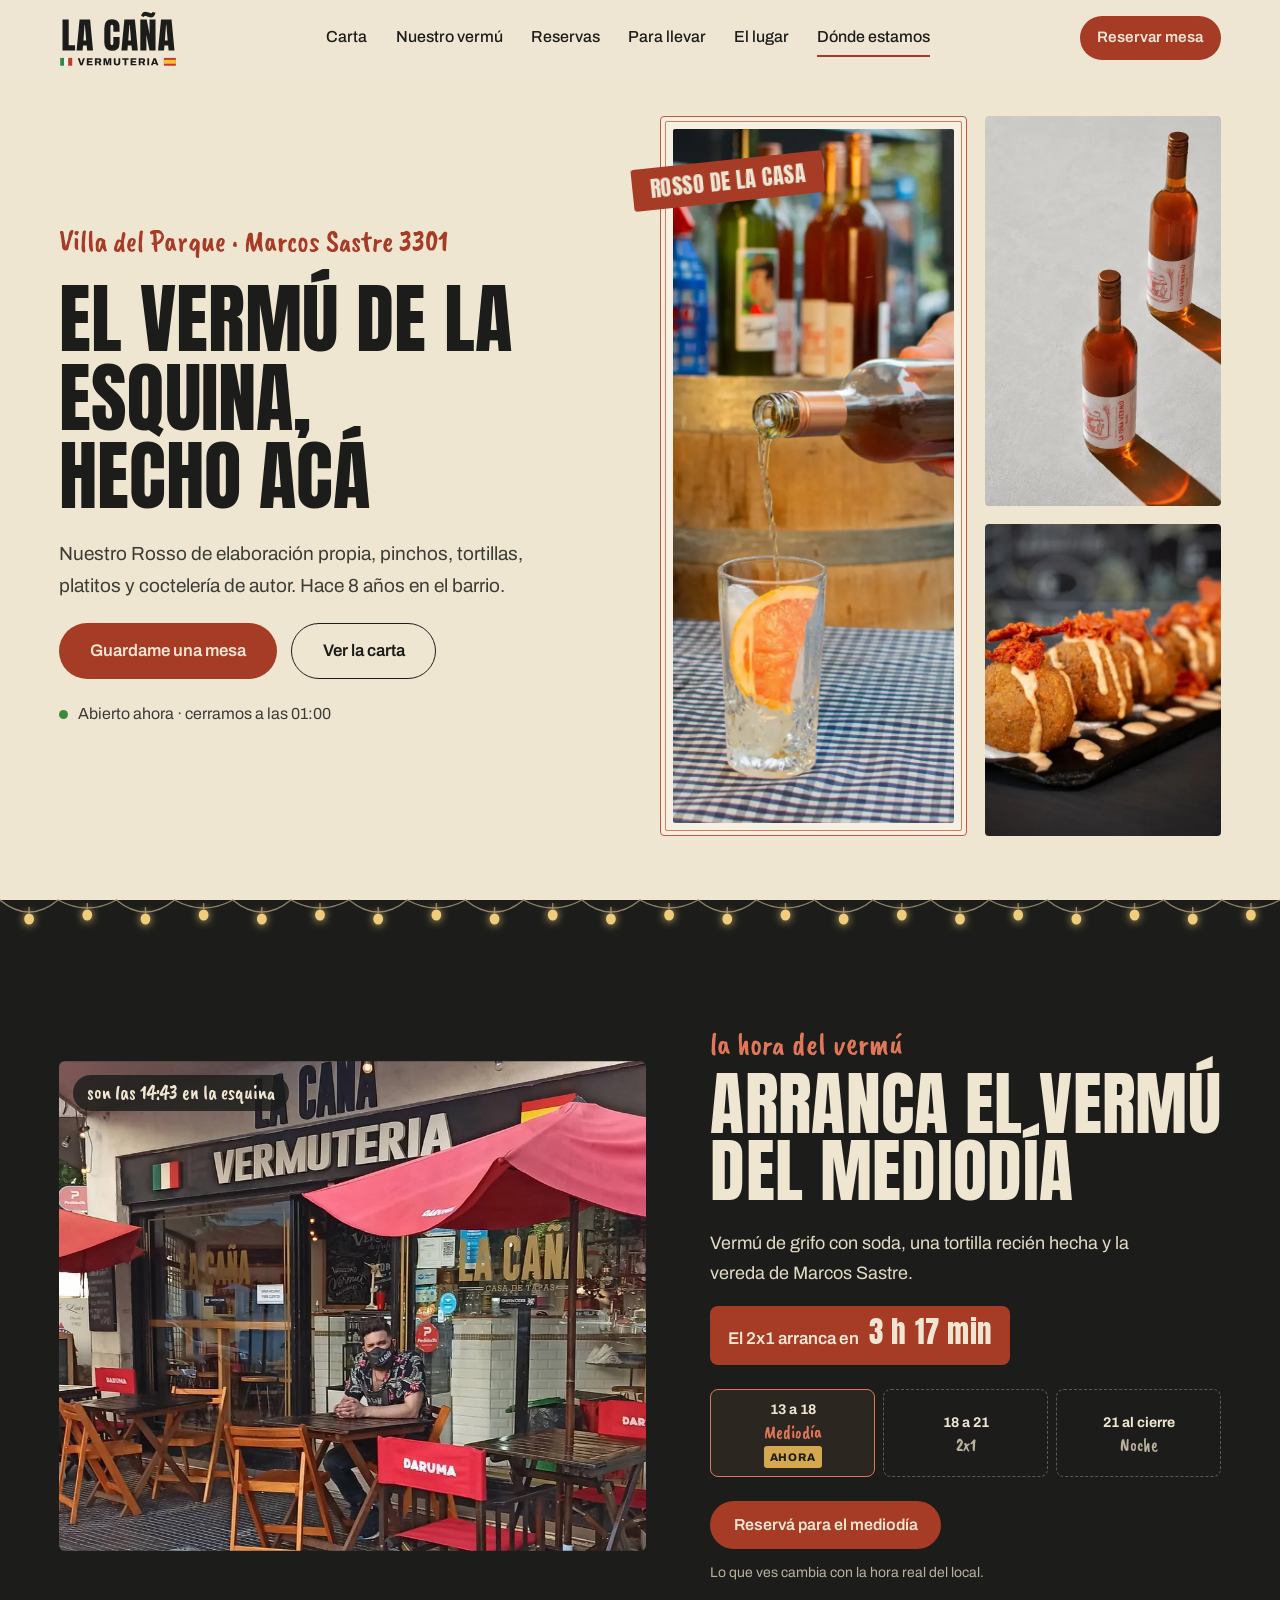
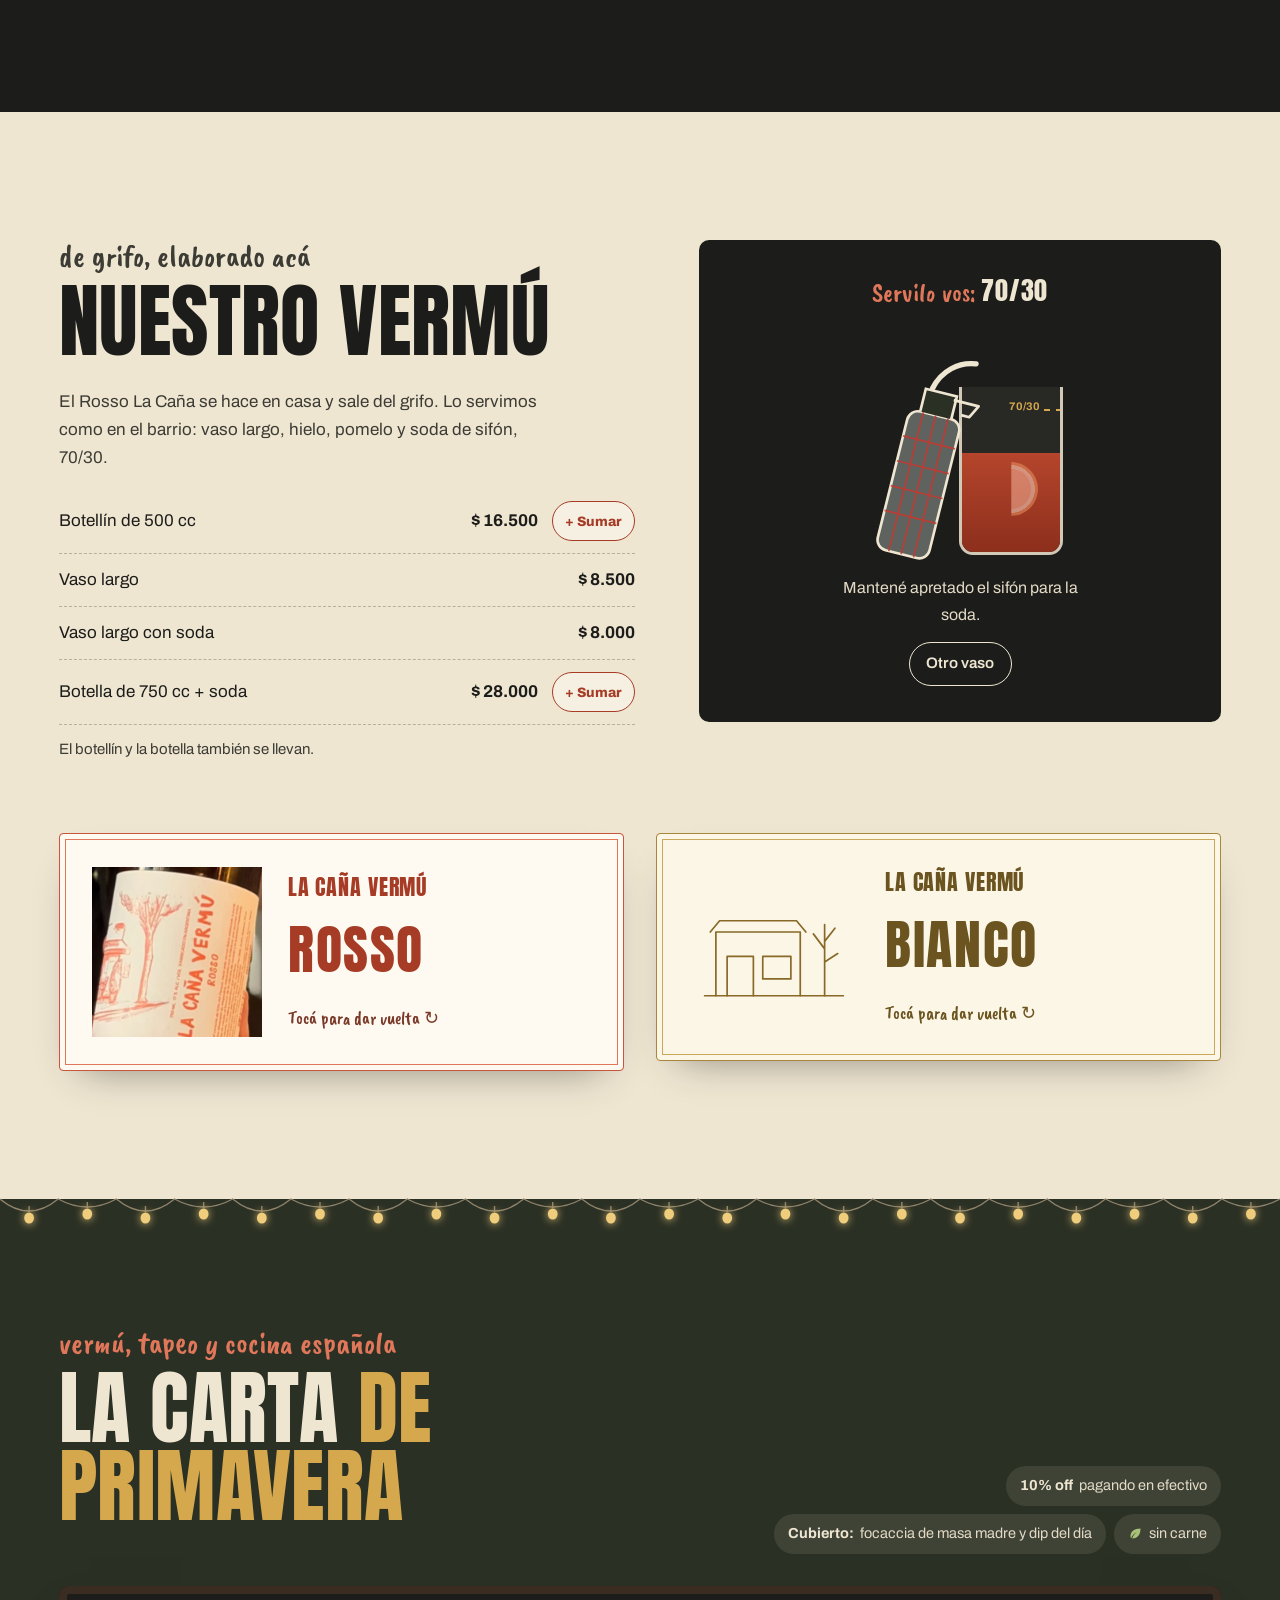
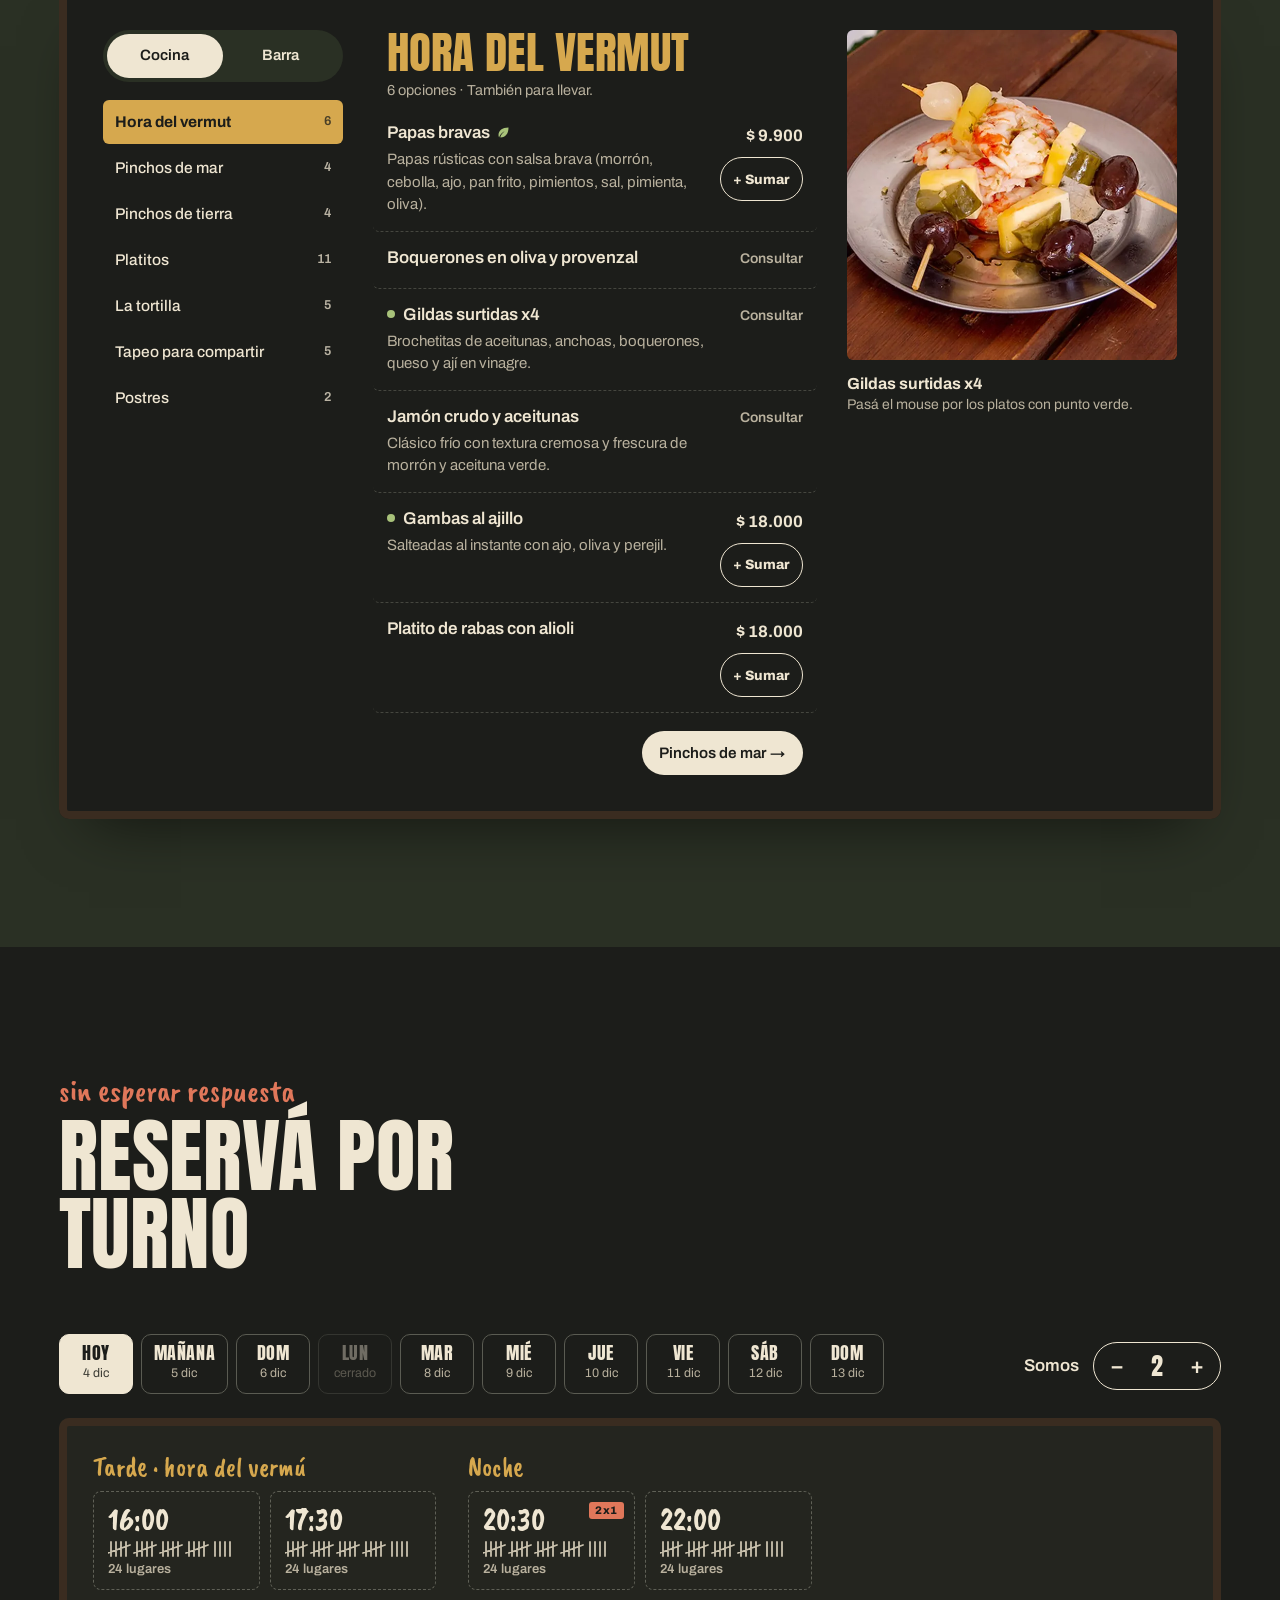
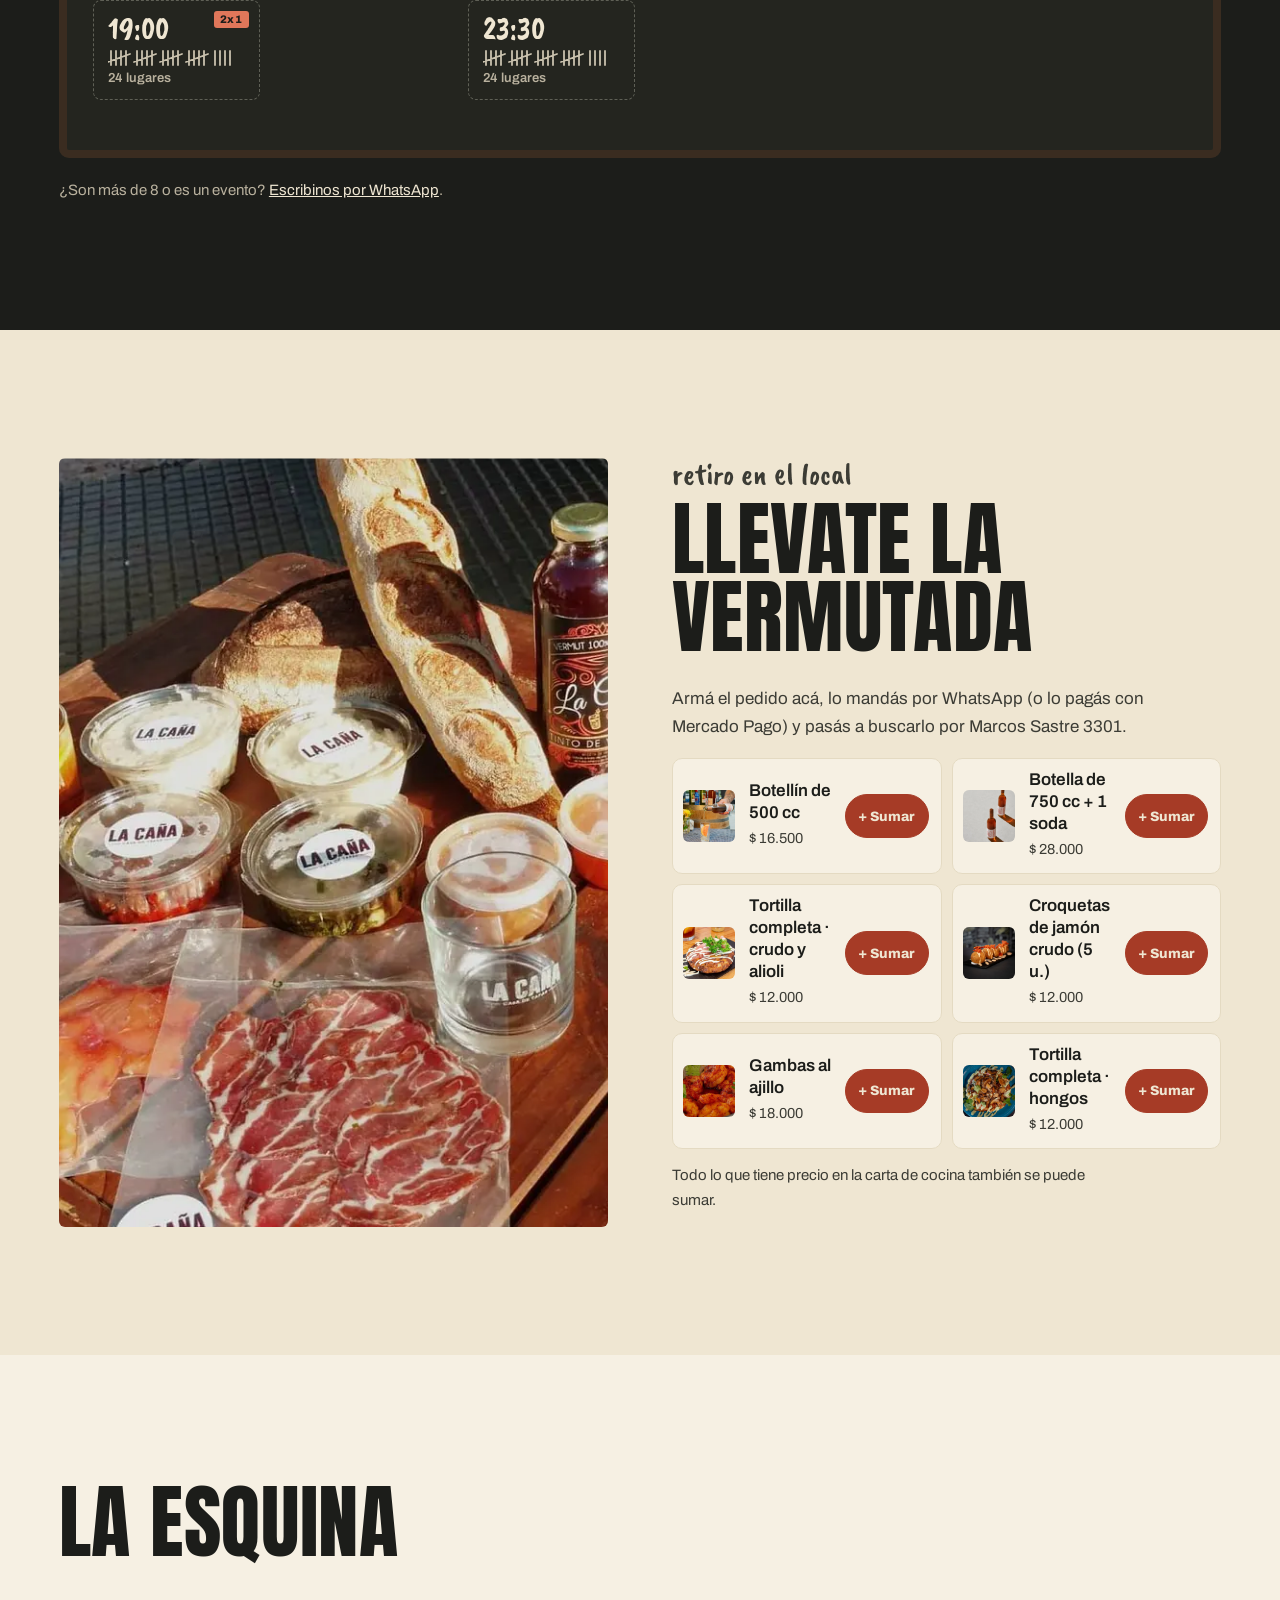
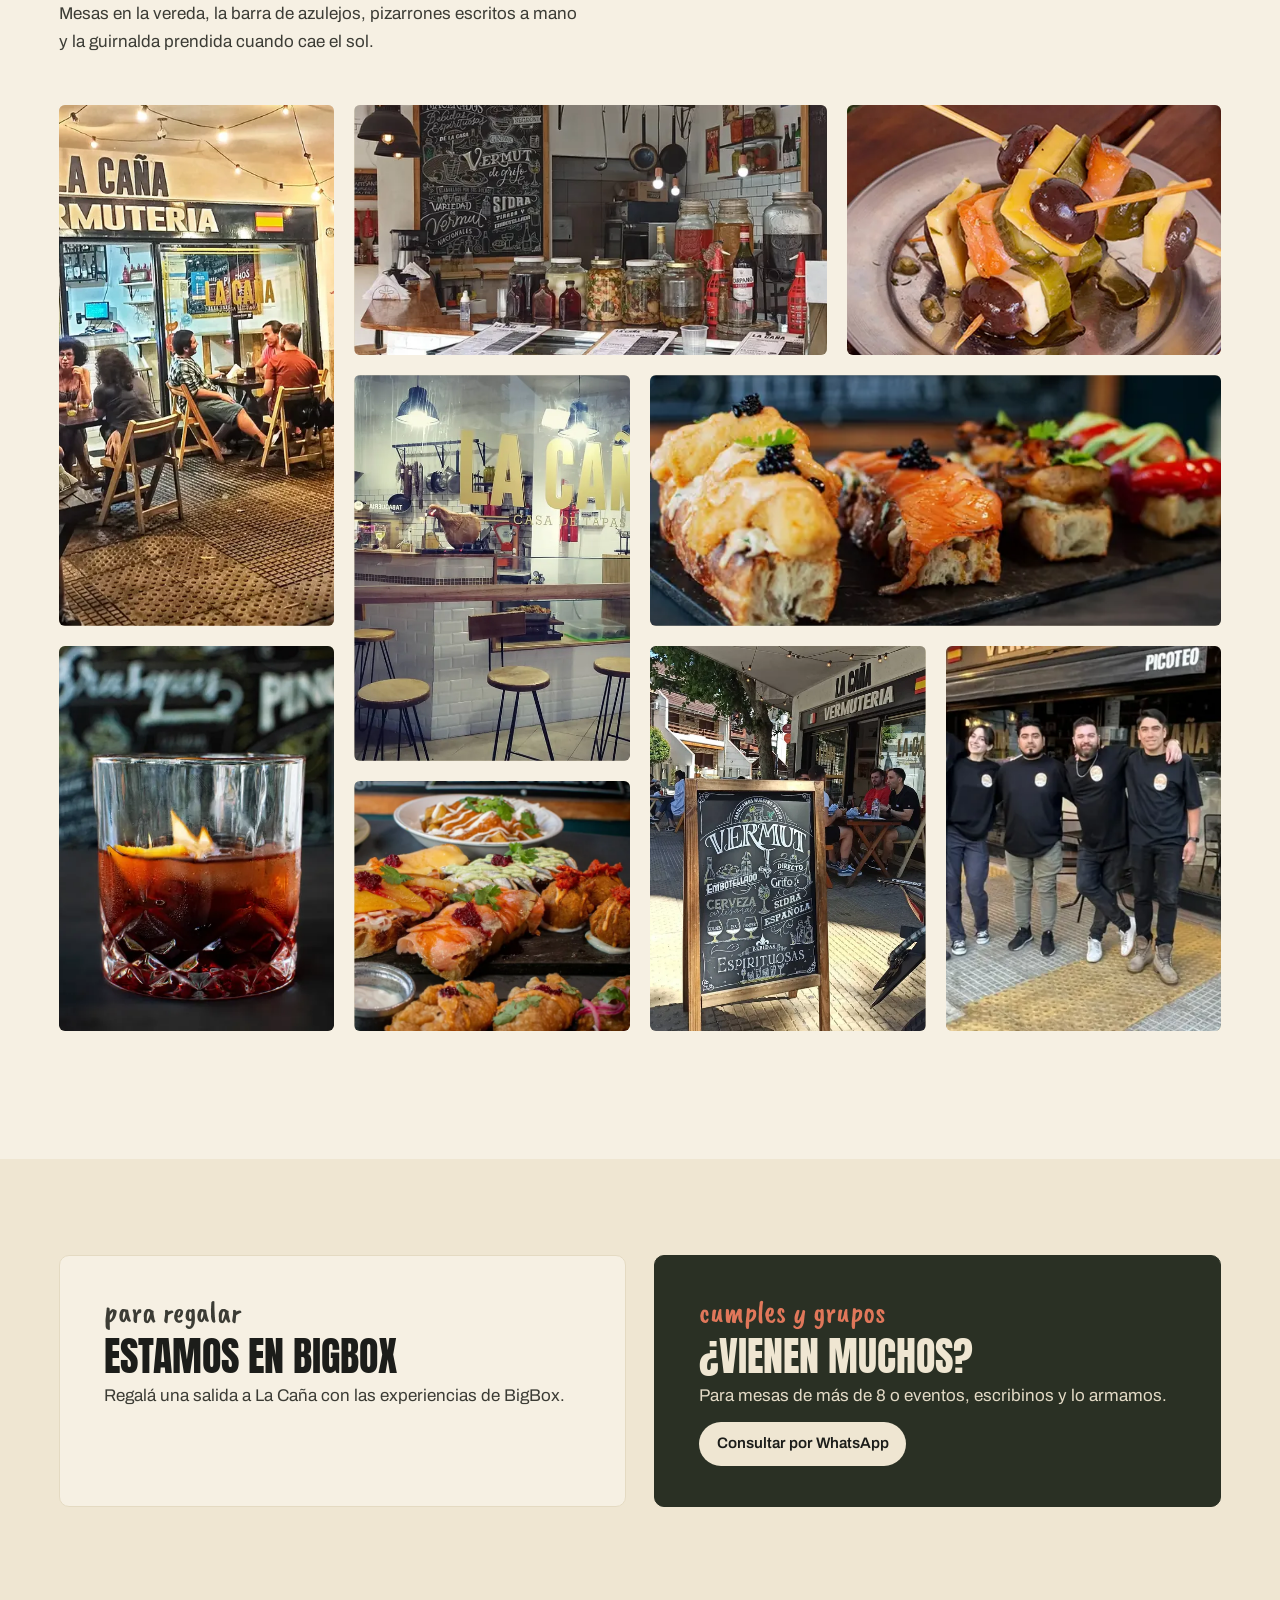
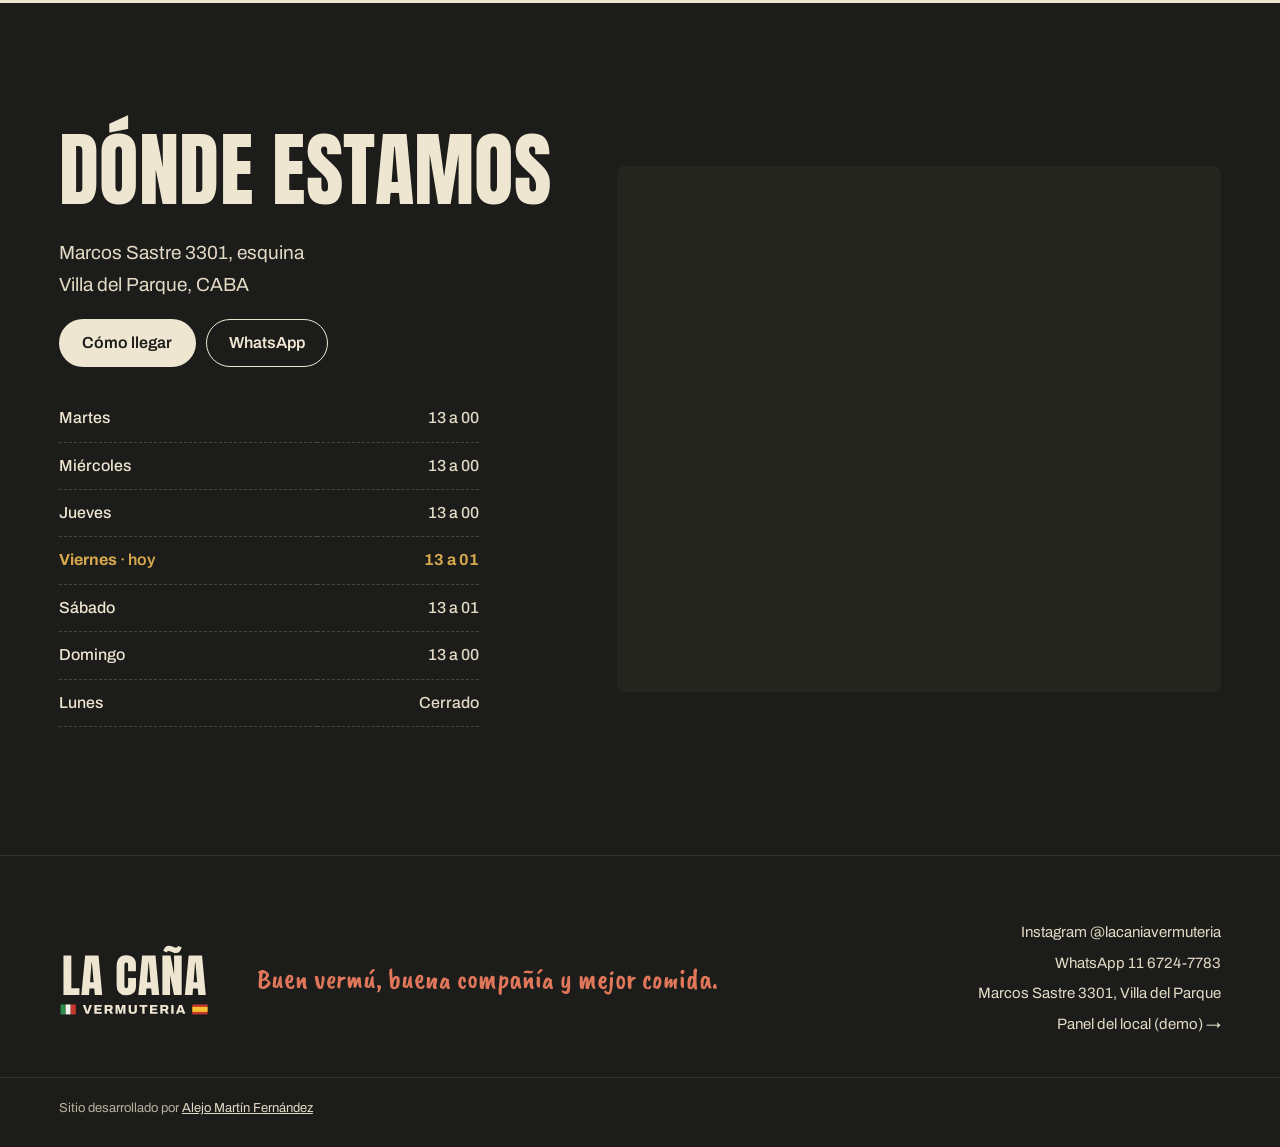
<file: index.html>
<!doctype html>
<html lang="es">
<head>
<meta charset="utf-8">
<meta name="viewport" content="width=device-width, initial-scale=1, viewport-fit=cover">
<title>La Caña Vermutería · Vermú propio, tapas y reservas en Villa del Parque</title>
<meta name="description" content="Vermutería de esquina en Villa del Parque: vermú Rosso de elaboración propia, pinchos, tortillas, platitos y coctelería de autor. Mirá la carta y reservá tu mesa online. Marcos Sastre 3301, CABA.">
<meta name="theme-color" content="#efe6d2">
<link rel="canonical" href="https://la-cana-vermuteria.vercel.app/">
<meta property="og:type" content="website">
<meta property="og:url" content="https://la-cana-vermuteria.vercel.app/">
<meta property="og:title" content="La Caña Vermutería · la esquina del vermú">
<meta property="og:description" content="Vermú propio, pinchos, tortillas y coctelería de autor en Villa del Parque. Carta de temporada y reservas online.">
<meta property="og:image" content="https://la-cana-vermuteria.vercel.app/img/og.jpg">
<meta property="og:image:width" content="1200">
<meta property="og:image:height" content="630">
<meta property="og:locale" content="es_AR">
<meta name="twitter:card" content="summary_large_image">
<meta name="twitter:image" content="https://la-cana-vermuteria.vercel.app/img/og.jpg">
<link rel="icon" href="img/favicon.svg" type="image/svg+xml">
<link rel="preload" href="fonts/anton.woff" as="font" type="font/woff" crossorigin>
<link rel="preload" href="fonts/archivo.woff" as="font" type="font/woff" crossorigin>
<link rel="preload" href="img/hero-vermu-800.webp" as="image" type="image/webp" media="(max-width: 899px)">
<link rel="preload" href="img/hero-vermu-1200.webp" as="image" type="image/webp" media="(min-width: 900px)">
<script>
  // intro: solo con JS y sin movimiento reducido (sin parpadeo: se decide antes de pintar)
  (function () { var d = document.documentElement; d.classList.add('js');
    if (!matchMedia('(prefers-reduced-motion: reduce)').matches) d.classList.add('con-intro'); })();
</script>
<link rel="stylesheet" href="kit/kit.css?v=18">
<link rel="stylesheet" href="css/style.css?v=4">
<script type="application/ld+json">
{"@context":"https://schema.org","@type":"BarOrPub","name":"La Caña Vermutería","servesCuisine":["Española","Tapas"],"address":{"@type":"PostalAddress","streetAddress":"Marcos Sastre 3301","addressLocality":"Villa del Parque, CABA","addressCountry":"AR"},"telephone":"+54 9 11 6724-7783","url":"https://la-cana-vermuteria.vercel.app/","image":"https://la-cana-vermuteria.vercel.app/img/og.jpg","openingHours":["Tu-Th 13:00-24:00","Fr-Sa 13:00-01:00","Su 13:00-24:00"],"sameAs":["https://www.instagram.com/lacaniavermuteria/"],"acceptsReservations":"True"}
</script>
</head>
<body>

<!-- ============ INTRO: la etiqueta se dibuja ============ -->
<div class="intro" aria-hidden="true">
  <div class="intro__in">
    <svg class="intro__esquina" viewBox="0 0 320 200" fill="none">
      <g class="trazo" stroke="#e0775a" stroke-width="2.4" stroke-linecap="round" stroke-linejoin="round">
        <path pathLength="1" d="M8 188h304"/>
        <path pathLength="1" d="M34 188V70h164v118"/>
        <path pathLength="1" d="M24 70l18-20h148l18 20"/>
        <path pathLength="1" d="M52 188v-74h50v74M118 114h62v44h-62z"/>
        <path pathLength="1" d="M56 92h138"/>
        <path pathLength="1" d="M258 188V62M258 104l-22-28M258 92l20-26M258 124l26-16M246 86l-16-6M268 74l10-18"/>
        <path pathLength="1" d="M120 186l14-22 14 22M128 175h12"/>
      </g>
      <path class="cable" d="M24 46q46 22 92 0t92 0" stroke="#6b6a60" stroke-width="1.2"/>
      <g class="luces">
        <circle cx="38" cy="53" r="4.5"/><circle cx="70" cy="57" r="4.5"/><circle cx="104" cy="49" r="4.5"/>
        <circle cx="136" cy="51" r="4.5"/><circle cx="168" cy="56" r="4.5"/><circle cx="198" cy="48" r="4.5"/>
      </g>
    </svg>
    <div class="intro__cartel">
      <span class="intro__l1"><span>LA CAÑA</span></span>
      <span class="intro__l2"><i class="flag flag--it"></i><span>VERMUTERIA</span><i class="flag flag--es"></i></span>
    </div>
  </div>
</div>

<!-- ============ BARRA ============ -->
<header class="barra" data-barra>
  <a class="barra__logo" href="#inicio" aria-label="La Caña Vermutería, inicio"><img src="img/logo-oscuro.svg" alt="La Caña Vermutería" width="393" height="196"></a>
  <nav class="barra__nav" aria-label="Secciones">
    <a href="#carta">Carta</a>
    <a href="#vermu">Nuestro vermú</a>
    <a href="#reservar">Reservas</a>
    <a href="#llevar">Para llevar</a>
    <a href="#lugar">El lugar</a>
    <a href="#donde">Dónde estamos</a>
  </nav>
  <div class="barra__acc">
    <a class="btn btn--rosso btn--chico" href="#reservar" data-reservar>Reservar<span class="solo-desk">&nbsp;mesa</span></a>
    <button class="barra__menu" type="button" aria-label="Abrir menú" aria-expanded="false" aria-controls="menu" data-menu-abrir>
      <svg viewBox="0 0 24 24" aria-hidden="true"><path d="M4 7h16M4 12h16M4 17h16"/></svg>
    </button>
  </div>
</header>

<div class="menu" id="menu" hidden data-menu>
  <div class="menu__top">
    <img src="img/logo-tiza.svg" alt="" width="393" height="196">
    <button type="button" class="menu__x" aria-label="Cerrar menú" data-menu-cerrar><svg viewBox="0 0 24 24" aria-hidden="true"><path d="M6 6l12 12M18 6L6 18"/></svg></button>
  </div>
  <nav class="menu__links" aria-label="Secciones">
    <a href="#carta" style="--d:0">Carta</a>
    <a href="#vermu" style="--d:1">Nuestro vermú</a>
    <a href="#reservar" style="--d:2">Reservas</a>
    <a href="#llevar" style="--d:3">Para llevar</a>
    <a href="#lugar" style="--d:4">El lugar</a>
    <a href="#donde" style="--d:5">Dónde estamos</a>
  </nav>
  <p class="menu__pie">Marcos Sastre 3301 · Villa del Parque<br><span data-estado-txt>Martes a domingo desde las 13</span></p>
</div>

<main id="inicio">

<!-- ============ HERO B: el vaso ============ -->
<section class="hero" aria-labelledby="hero-t">
  <div class="hero__txt">
    <p class="hero__kicker tiza"><span class="mask"><span>Villa del Parque · Marcos Sastre 3301</span></span></p>
    <h1 id="hero-t" class="hero__t">
      <span class="mask"><span>El vermú de la</span></span>
      <span class="mask"><span>esquina,</span></span>
      <span class="mask"><span>hecho acá</span></span>
    </h1>
    <p class="hero__lead aparece" style="--d:4">Nuestro Rosso de elaboración propia, pinchos, tortillas, platitos y coctelería de autor. Hace 8 años en el barrio.</p>
    <div class="hero__ctas aparece" style="--d:5">
      <a class="btn btn--rosso btn--grande" href="#reservar" data-reservar>Guardame una mesa</a>
      <a class="btn btn--linea btn--grande" href="#carta">Ver la carta</a>
    </div>
    <p class="hero__estado aparece" style="--d:6"><span class="punto" data-estado-punto></span><span data-estado-txt>Martes a domingo desde las 13</span></p>
  </div>
  <div class="hero__fotos">
    <figure class="etiqueta-marco hero__principal descubre">
      <picture>
        <source media="(min-width: 900px)" srcset="img/hero-vermu-1200.webp">
        <img src="img/hero-vermu-800.webp" alt="Sirviendo el vermú Rosso de la casa en un vaso con hielo y pomelo" width="800" height="1000" fetchpriority="high" decoding="async">
      </picture>
    </figure>
    <figure class="hero__chica hero__chica--a descubre" style="--d:2"><img src="img/botellas.webp" alt="Dos botellas de La Caña Vermú Rosso con su etiqueta dibujada" width="900" height="1125" decoding="async"></figure>
    <figure class="hero__chica hero__chica--b descubre" style="--d:3"><img src="img/croquetas-wide.webp" alt="Croquetas cremosas sobre pizarra" width="900" height="720" decoding="async"></figure>
    <span class="sello" aria-hidden="true">Rosso de la casa</span>
  </div>
</section>

<div class="guirnalda" aria-hidden="true" data-guirnalda></div>

<!-- ============ WOW A: el reloj del vermú ============ -->
<section class="reloj seccion seccion--pizarra" id="hora" aria-labelledby="reloj-t" data-reloj>
  <div class="contenedor reloj__grid">
    <figure class="reloj__foto descubre">
      <img data-reloj-img src="img/momento-noche.webp" alt="" width="1100" height="786" loading="lazy" decoding="async">
      <figcaption class="reloj__hora" data-reloj-hora>—</figcaption>
    </figure>
    <div class="reloj__txt">
      <p class="tiza tiza--coral entra">la hora del vermú</p>
      <h2 id="reloj-t" class="titulo entra" data-reloj-t>La esquina prendida</h2>
      <p class="reloj__p entra" data-reloj-p>Guirnalda encendida, pinchos y coctelería de autor.</p>
      <div class="reloj__cuenta entra" data-reloj-cuenta hidden></div>
      <div class="reloj__franjas entra" role="tablist" aria-label="Momentos del día">
        <button type="button" role="tab" data-momento="mediodia"><b>13 a 18</b><span>Mediodía</span></button>
        <button type="button" role="tab" data-momento="2x1"><b>18 a 21</b><span>2x1</span></button>
        <button type="button" role="tab" data-momento="noche"><b>21 al cierre</b><span>Noche</span></button>
      </div>
      <div class="reloj__acc entra">
        <a class="btn btn--rosso" href="#reservar" data-reloj-cta>Reservá tu mesa</a>
        <span class="reloj__nota" data-reloj-nota>Lo que ves cambia con la hora real del local.</span>
      </div>
    </div>
  </div>
</section>

<!-- ============ NUESTRO VERMÚ: etiquetas que giran + sifón 70/30 ============ -->
<section class="vermu seccion" id="vermu" aria-labelledby="vermu-t">
  <div class="contenedor vermu__grid">
    <div class="vermu__intro">
      <p class="tiza tiza--rosso entra">de grifo, elaborado acá</p>
      <h2 id="vermu-t" class="titulo entra">Nuestro vermú</h2>
      <p class="entra">El Rosso La Caña se hace en casa y sale del grifo. Lo servimos como en el barrio: vaso largo, hielo, pomelo y soda de sifón, 70/30.</p>
      <ul class="formatos entra" data-formatos>
        <li><span>Botellín de 500 cc</span><b>$ 16.500</b><span class="formatos__qty" data-kit-qty="botellin"></span></li>
        <li><span>Vaso largo</span><b>$ 8.500</b></li>
        <li><span>Vaso largo con soda</span><b>$ 8.000</b></li>
        <li><span>Botella de 750 cc + soda</span><b>$ 28.000</b><span class="formatos__qty" data-kit-qty="botella-soda"></span></li>
      </ul>
      <p class="vermu__nota entra">El botellín y la botella también se llevan.</p>
    </div>

    <div class="etiquetas" data-etiquetas aria-label="Nuestros vermús">
      <article class="etq" data-etq tabindex="0" role="button" aria-pressed="false" aria-label="Rosso La Caña: tocá para ver cómo lo servimos">
        <div class="etq__in">
          <div class="etq__cara etq__frente">
            <img src="img/etiqueta.webp" alt="" width="430" height="430" loading="lazy" decoding="async">
            <span class="etq__marca">La Caña vermú</span>
            <span class="etq__tipo">Rosso</span>
            <span class="etq__girar">Tocá para dar vuelta ↻</span>
          </div>
          <div class="etq__cara etq__dorso">
            <span class="etq__tipo">Rosso</span>
            <p>Nuestro vermú de grifo, elaborado artesanalmente. El de todos los días.</p>
            <ul><li>Con soda 70/30 y pomelo</li><li>Vaso largo, botellín o botella</li><li>Base del Americano, el Negroni y el Del Valle</li></ul>
          </div>
        </div>
      </article>
      <article class="etq etq--bianco" data-etq tabindex="0" role="button" aria-pressed="false" aria-label="Bianco La Caña: tocá para ver dónde lo usamos">
        <div class="etq__in">
          <div class="etq__cara etq__frente">
            <svg class="etq__dibujo" viewBox="0 0 160 120" fill="none" aria-hidden="true"><g stroke="#8a6d2c" stroke-width="1.8" stroke-linecap="round" stroke-linejoin="round"><path d="M6 112h148"/><path d="M18 112V44h90v68"/><path d="M12 44l10-12h82l10 12"/><path d="M30 112V70h28v42M68 70h30v24H68z"/><path d="M134 112V36M134 62l-12-16M134 54l11-14M134 76l14-9"/></g></svg>
            <span class="etq__marca">La Caña vermú</span>
            <span class="etq__tipo">Bianco</span>
            <span class="etq__girar">Tocá para dar vuelta ↻</span>
          </div>
          <div class="etq__cara etq__dorso">
            <span class="etq__tipo">Bianco</span>
            <p>Nuestro vermú blanco, el de los tragos más frescos.</p>
            <ul><li>Vermú con pomelo: Bianco, Campari y jugo de pomelo</li><li>Cagnamomo: con albahaca, almíbar de limón y cardamomo</li></ul>
          </div>
        </div>
      </article>
    </div>

    <div class="sifon" data-sifon>
      <p class="sifon__t">Servilo vos: <b>70/30</b></p>
      <div class="sifon__escena">
        <button type="button" class="sifon__btn" data-sifon-btn aria-label="Mantené apretado el sifón para servir la soda">
          <svg viewBox="0 0 90 210" aria-hidden="true">
            <g class="sifon__cuerpo">
              <rect x="20" y="70" width="50" height="134" rx="10" fill="#d9e6e3" fill-opacity=".35" stroke="#efe6d2" stroke-width="2.5"/>
              <path d="M20 96h50M20 120h50M20 144h50M20 168h50M33 70v134M45 70v134M57 70v134" stroke="#c8372d" stroke-width="1.6" opacity=".85"/>
              <path d="M30 70V48h30v22" fill="#2a3024" stroke="#efe6d2" stroke-width="2.5"/>
              <path d="M58 52h24l-6 12h-8" fill="none" stroke="#efe6d2" stroke-width="2.5" stroke-linejoin="round"/>
              <path class="sifon__palanca" d="M36 46c4-18 18-30 34-32" fill="none" stroke="#efe6d2" stroke-width="5" stroke-linecap="round"/>
            </g>
          </svg>
        </button>
        <div class="sifon__vaso" data-sifon-vaso aria-hidden="true">
          <div class="sifon__vermu"></div>
          <div class="sifon__soda" data-sifon-soda></div>
          <div class="sifon__chorro" data-sifon-chorro></div>
          <span class="sifon__marca"></span>
          <span class="sifon__pomelo"></span>
        </div>
      </div>
      <p class="sifon__msg" aria-live="polite" data-sifon-msg>Mantené apretado el sifón para la soda.</p>
      <div class="sifon__acc">
        <button type="button" class="btn btn--linea btn--chico" data-sifon-reset>Otro vaso</button>
        <a class="btn btn--rosso btn--chico" href="#reservar" data-reservar data-sifon-cta hidden>Vení a probarlo</a>
      </div>
    </div>
  </div>
</section>

<div class="guirnalda" aria-hidden="true" data-guirnalda></div>

<!-- ============ CARTA (kit) ============ -->
<section class="carta seccion seccion--frente" id="carta" aria-labelledby="carta-t">
  <div class="contenedor">
    <div class="carta__head">
      <div>
        <p class="tiza tiza--coral entra">vermú, tapeo y cocina española</p>
        <h2 id="carta-t" class="titulo entra">La carta <span class="carta__temp" data-temp-nombre>de primavera</span></h2>
      </div>
      <ul class="carta__info entra">
        <li><b>10% off</b> pagando en efectivo</li>
        <li><b>Cubierto:</b> focaccia de masa madre y dip del día</li>
        <li><span class="hoja" aria-hidden="true"></span> sin carne</li>
      </ul>
    </div>

    <div class="pizarra entra">
      <div class="carta__nav" data-carta-nav>
        <div class="seg" role="group" aria-label="Cocina o barra">
          <button type="button" data-grupo="cocina" aria-pressed="true">Cocina</button>
          <button type="button" data-grupo="barra" aria-pressed="false">Barra</button>
        </div>
        <div class="carta__secs" data-secs role="tablist" aria-label="Secciones de la carta"></div>
      </div>
      <div class="carta__cuerpo">
        <div class="carta__head-sec" data-sec-head aria-live="polite"></div>
        <div data-kit="carta" class="carta__kit"></div>
        <div class="carta__pasos" data-pasos>
          <button type="button" class="btn btn--linea-tiza btn--chico" data-paso="-1">←</button>
          <button type="button" class="btn btn--tiza btn--chico" data-paso="1">→</button>
        </div>
      </div>
      <figure class="carta__foto" data-carta-foto aria-hidden="true">
        <img src="img/carta/croquetas.webp" alt="" width="640" height="640" data-carta-foto-img>
        <figcaption data-carta-foto-txt>Pasá el mouse por los platos con punto verde.</figcaption>
      </figure>
    </div>
  </div>
</section>

<!-- ============ WOW C: pizarrón de turnos (reservas del kit) ============ -->
<section class="reservas seccion seccion--pizarra" id="reservar" aria-labelledby="reservar-t">
  <div class="contenedor">
    <div class="reservas__head">
      <div>
        <p class="tiza tiza--coral entra">sin esperar respuesta</p>
        <h2 id="reservar-t" class="titulo entra">Reservá por turno</h2>
      </div>
      <p class="entra reservas__lead">Elegí el día, cuántos son y el turno. La mesa es por 90 minutos y los lugares libres se ven en el pizarrón.</p>
    </div>
    <div class="turnos entra" data-turnos>
      <div class="turnos__ctrl">
        <div class="turnos__dias" data-dias role="radiogroup" aria-label="Día"></div>
        <div class="turnos__pers">
          <span id="tp-l">Somos</span>
          <div class="stepper" role="group" aria-labelledby="tp-l">
            <button type="button" data-pers="-1" aria-label="Una persona menos">−</button>
            <output data-pers-n>2</output>
            <button type="button" data-pers="1" aria-label="Una persona más">+</button>
          </div>
        </div>
      </div>
      <div class="turnos__pizarron" data-pizarron aria-live="polite">
        <p class="turnos__cargando">Anotando los turnos…</p>
      </div>
      <p class="turnos__pie">¿Son más de 8 o es un evento? <a href="https://wa.me/5491167247783?text=Hola%20La%20Ca%C3%B1a!%20Quiero%20consultar%20por%20una%20mesa%20grande" target="_blank" rel="noopener">Escribinos por WhatsApp</a>.</p>
    </div>
  </div>
</section>

<!-- ============ PARA LLEVAR ============ -->
<section class="llevar seccion" id="llevar" aria-labelledby="llevar-t">
  <div class="contenedor llevar__grid">
    <figure class="llevar__foto descubre"><img src="img/para-llevar.webp" alt="Botellas de vermú La Caña, potes y fiambres envasados para llevar" width="1000" height="800" loading="lazy" decoding="async"></figure>
    <div class="llevar__txt">
      <p class="tiza tiza--rosso entra">retiro en el local</p>
      <h2 id="llevar-t" class="titulo entra">Llevate la vermutada</h2>
      <p class="entra">Armá el pedido acá, lo mandás por WhatsApp (o lo pagás con Mercado Pago) y pasás a buscarlo por Marcos Sastre 3301.</p>
      <ul class="llevar__lista entra" data-llevar></ul>
      <p class="llevar__nota entra">Todo lo que tiene precio en la carta de cocina también se puede sumar.</p>
    </div>
  </div>
</section>

<!-- ============ EL LUGAR ============ -->
<section class="lugar seccion seccion--tiza2" id="lugar" aria-labelledby="lugar-t">
  <div class="contenedor">
    <div class="lugar__head">
      <h2 id="lugar-t" class="titulo entra">La esquina</h2>
      <p class="entra">Mesas en la vereda, la barra de azulejos, pizarrones escritos a mano y la guirnalda prendida cuando cae el sol.</p>
    </div>
  </div>
  <div class="galeria" data-galeria>
    <div class="galeria__pista" data-pista>
      <figure class="g g--alta descubre"><img src="img/g/esquina-noche-600.webp" srcset="img/g/esquina-noche-600.webp 600w, img/g/esquina-noche-1000.webp 922w" sizes="(min-width: 900px) 30vw, 78vw" alt="La esquina de noche con mesas en la vereda y un saxofonista" width="922" height="1152" loading="lazy" decoding="async"></figure>
      <figure class="g g--ancha descubre" style="--d:1"><img src="img/g/barra-600.webp" srcset="img/g/barra-600.webp 600w, img/g/barra-1000.webp 1000w" sizes="(min-width: 900px) 40vw, 78vw" alt="La barra con pizarrones de vermut de grifo y frascos" width="1000" height="800" loading="lazy" decoding="async"></figure>
      <figure class="g descubre" style="--d:2"><img src="img/g/gildas-mesa-600.webp" srcset="img/g/gildas-mesa-600.webp 600w, img/g/gildas-mesa-1000.webp 1000w" sizes="(min-width: 900px) 24vw, 78vw" alt="Gildas sobre plato de peltre" width="1000" height="1000" loading="lazy" decoding="async"></figure>
      <figure class="g g--alta descubre" style="--d:1"><img src="img/g/salon-600.webp" srcset="img/g/salon-600.webp 600w, img/g/salon-1000.webp 864w" sizes="(min-width: 900px) 24vw, 78vw" alt="El salón con banquetas altas y el vinilo dorado La Caña casa de tapas" width="864" height="1080" loading="lazy" decoding="async"></figure>
      <figure class="g g--ancha descubre" style="--d:2"><img src="img/g/tabla-pinchos-600.webp" srcset="img/g/tabla-pinchos-600.webp 600w, img/g/tabla-pinchos-1000.webp 1000w" sizes="(min-width: 900px) 40vw, 78vw" alt="Tabla de pinchos sobre pan tostado" width="1000" height="625" loading="lazy" decoding="async"></figure>
      <figure class="g descubre" style="--d:3"><img src="img/g/vermu-naranja-600.webp" srcset="img/g/vermu-naranja-600.webp 600w, img/g/vermu-naranja-1000.webp 1000w" sizes="(min-width: 900px) 24vw, 78vw" alt="Vermú con naranja en vaso tallado" width="1000" height="1000" loading="lazy" decoding="async"></figure>
      <figure class="g g--alta descubre" style="--d:1"><img src="img/g/pizarron-600.webp" srcset="img/g/pizarron-600.webp 600w, img/g/pizarron-1000.webp 1000w" sizes="(min-width: 900px) 24vw, 78vw" alt="Pizarrón de vermut en la vereda" width="1000" height="1250" loading="lazy" decoding="async"></figure>
      <figure class="g g--ancha descubre" style="--d:2"><img src="img/g/equipo-600.webp" srcset="img/g/equipo-600.webp 600w, img/g/equipo-1000.webp 1000w" sizes="(min-width: 900px) 40vw, 78vw" alt="El equipo de La Caña frente a la vermutería" width="1000" height="800" loading="lazy" decoding="async"></figure>
      <figure class="g g--alta descubre" style="--d:3"><img src="img/g/tapeo-600.webp" srcset="img/g/tapeo-600.webp 600w, img/g/tapeo-1000.webp 1000w" sizes="(min-width: 900px) 24vw, 78vw" alt="Tapeo con pinchos y croquetas" width="1000" height="1250" loading="lazy" decoding="async"></figure>
    </div>
    <div class="galeria__flechas">
      <button type="button" class="flecha" data-gal="-1" aria-label="Fotos anteriores">←</button>
      <button type="button" class="flecha" data-gal="1" aria-label="Más fotos">→</button>
    </div>
  </div>
</section>

<!-- ============ REGALÁ / GRUPOS ============ -->
<section class="extras seccion" aria-label="Regalos y grupos">
  <div class="contenedor extras__grid">
    <div class="extra entra">
      <p class="tiza tiza--rosso">para regalar</p>
      <h3>Estamos en BigBox</h3>
      <p>Regalá una salida a La Caña con las experiencias de BigBox.</p>
    </div>
    <div class="extra extra--osc entra" style="--d:1">
      <p class="tiza tiza--coral">cumples y grupos</p>
      <h3>¿Vienen muchos?</h3>
      <p>Para mesas de más de 8 o eventos, escribinos y lo armamos.</p>
      <a class="btn btn--tiza btn--chico" href="https://wa.me/5491167247783?text=Hola%20La%20Ca%C3%B1a!%20Quiero%20consultar%20por%20un%20evento" target="_blank" rel="noopener">Consultar por WhatsApp</a>
    </div>
  </div>
</section>

<!-- ============ DÓNDE ============ -->
<section class="donde seccion seccion--pizarra" id="donde" aria-labelledby="donde-t">
  <div class="contenedor donde__grid">
    <div class="donde__txt">
      <h2 id="donde-t" class="titulo entra">Dónde estamos</h2>
      <p class="donde__dir entra">Marcos Sastre 3301, esquina<br>Villa del Parque, CABA</p>
      <div class="donde__acc entra">
        <a class="btn btn--tiza" href="https://www.google.com/maps/search/?api=1&amp;query=La+Ca%C3%B1a+Vermuter%C3%ADa+Marcos+Sastre+3301+CABA" target="_blank" rel="noopener">Cómo llegar</a>
        <a class="btn btn--linea-tiza" href="https://wa.me/5491167247783" target="_blank" rel="noopener">WhatsApp</a>
      </div>
      <table class="horario entra" data-horario>
        <caption class="sr">Horarios</caption>
        <tbody>
          <tr data-dia="2"><th scope="row">Martes</th><td>13 a 00</td></tr>
          <tr data-dia="3"><th scope="row">Miércoles</th><td>13 a 00</td></tr>
          <tr data-dia="4"><th scope="row">Jueves</th><td>13 a 00</td></tr>
          <tr data-dia="5"><th scope="row">Viernes</th><td>13 a 01</td></tr>
          <tr data-dia="6"><th scope="row">Sábado</th><td>13 a 01</td></tr>
          <tr data-dia="0"><th scope="row">Domingo</th><td>13 a 00</td></tr>
          <tr data-dia="1"><th scope="row">Lunes</th><td>Cerrado</td></tr>
        </tbody>
      </table>
    </div>
    <div class="donde__mapa descubre">
      <iframe title="Mapa: La Caña Vermutería, Marcos Sastre 3301" src="https://www.google.com/maps?q=Marcos+Sastre+3301,+Villa+del+Parque,+CABA&amp;z=16&amp;output=embed" loading="lazy" referrerpolicy="no-referrer-when-downgrade"></iframe>
    </div>
  </div>
</section>
</main>

<footer class="pie">
  <div class="contenedor pie__grid">
    <img class="pie__logo" src="img/logo-tiza.svg" alt="La Caña Vermutería" width="393" height="196" loading="lazy">
    <p class="pie__frase tiza tiza--coral">Buen vermú, buena compañía y mejor comida.</p>
    <ul class="pie__links">
      <li><a href="https://www.instagram.com/lacaniavermuteria/" target="_blank" rel="noopener">Instagram @lacaniavermuteria</a></li>
      <li><a href="https://wa.me/5491167247783" target="_blank" rel="noopener">WhatsApp 11 6724-7783</a></li>
      <li>Marcos Sastre 3301, Villa del Parque</li>
      <li><a class="pie__panel" href="admin/" target="_blank" rel="noopener">Panel del local (demo) →</a></li>
    </ul>
  </div>
  <p class="pie__credito">Sitio desarrollado por <a href="https://alejomfernandez.com.ar" target="_blank" rel="noopener">Alejo Martín Fernández</a></p>
</footer>

<script type="module" src="js/main.js?v=3"></script>
</body>
</html>
</file>
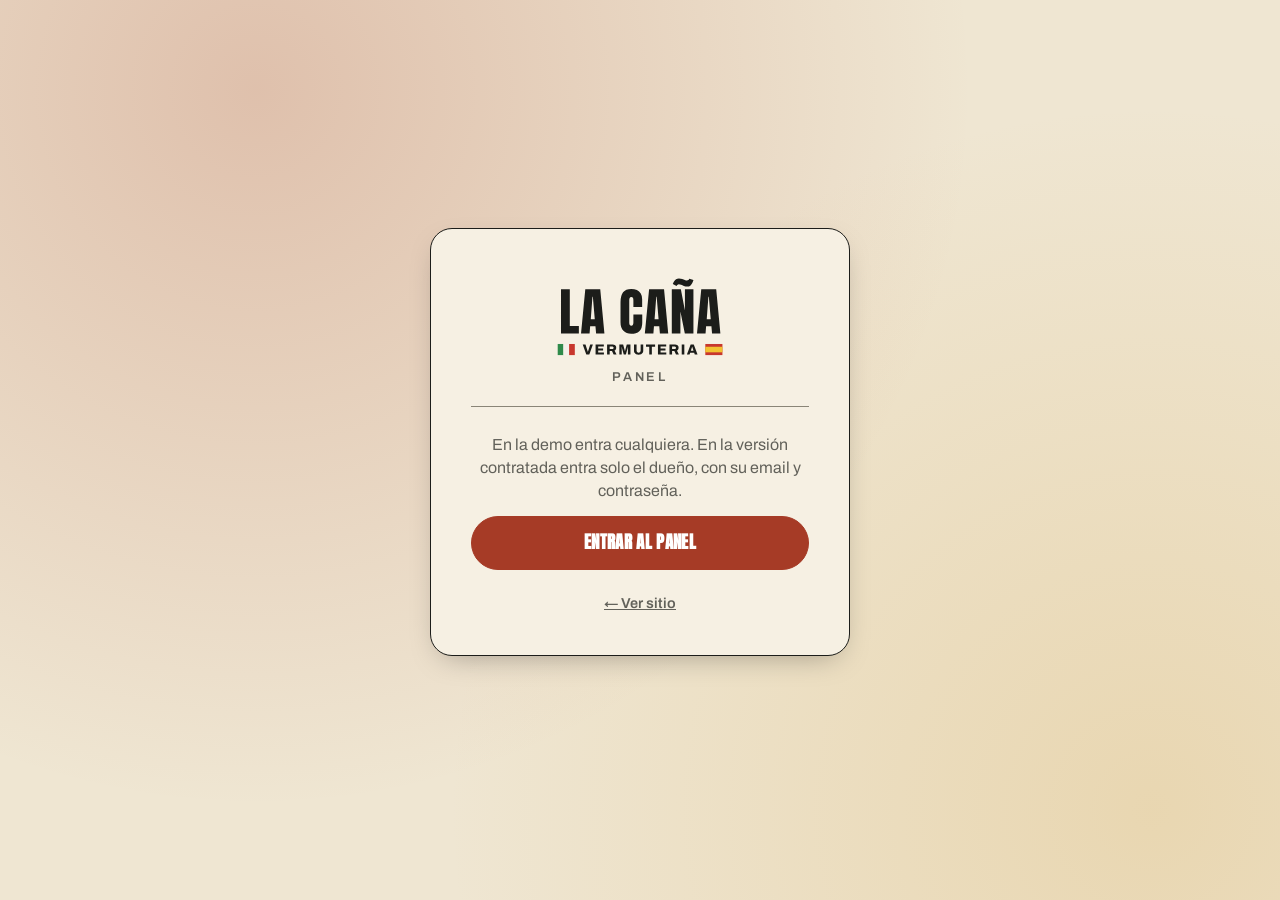
<file: admin/index.html>
<!doctype html>
<!-- Plantilla del panel. Va en web/admin/index.html de cada demo (scripts/instalar.mjs la copia). -->
<html lang="es">
<head>
<meta charset="utf-8">
<meta name="viewport" content="width=device-width, initial-scale=1, viewport-fit=cover">
<meta name="robots" content="noindex, nofollow">
<meta name="theme-color" content="#2a3024">
<title>Panel · La Caña Vermutería</title>
<link rel="icon" href="../img/favicon.svg" type="image/svg+xml">
<script>
  // /admin sin barra final rompe las rutas relativas en algunos servidores (XAMPP): la agregamos.
  if (!/\/$|\.html$/.test(location.pathname)) location.replace(location.pathname + '/' + location.search + location.hash);
</script>
<link rel="stylesheet" href="../css/fuentes.css?v=3">
<link rel="stylesheet" href="../kit/kit.css?v=18">
<link rel="stylesheet" href="../kit/admin/admin.css?v=18">
</head>
<body>
<div id="kit-admin" class="kit-root kit-admin" aria-busy="true"></div>
<script type="module">
  import { initAdmin } from '../kit/admin/admin.js?v=18';
  initAdmin({ config: '../cliente.json', sitio: '../' });
</script>
</body>
</html>
</file>
<file: kit/kit.css>
/* KIT DEMOS — estilos de módulos y popups.
   Todo sale de las variables --kit-* que arma core/theme.js desde cliente.json → marca.
   Cada demo puede pisar cualquier variable o clase .kit-* en su propio CSS. */

:root {
  --kit-bg: #fff; --kit-surface: #fff; --kit-text: #151515; --kit-muted: #666; --kit-primary: #111; --kit-on-primary: #fff;
  --kit-accent: #fc0; --kit-on-accent: #111; --kit-border: #ddd; --kit-ok: #1f9d55; --kit-warn: #d97706; --kit-danger: #d42a1d;
  --kit-font-head: inherit; --kit-font-body: inherit; --kit-head-case: uppercase;
  --kit-radius: 14px; --kit-radius-btn: 12px; --kit-border-w: 1.5px; --kit-shadow: 0 10px 30px -12px rgba(0,0,0,.35);
  --kit-ease: cubic-bezier(.2,.8,.2,1); --kit-z: 9000;
}
.kit-root, .kit-root *, .kit-root *::before, .kit-root *::after { box-sizing: border-box; }
.kit-root [hidden], .kit-root[hidden] { display: none !important; }
.kit-root { font-family: var(--kit-font-body); color: var(--kit-text); -webkit-tap-highlight-color: transparent; }
.kit-sr { position: absolute !important; width: 1px; height: 1px; overflow: hidden; clip: rect(0 0 0 0); white-space: nowrap; }
html.kit-lock { overflow: hidden; }
html.kit-lock body { overflow: hidden; touch-action: none; }

/* ---------- botones ---------- */
.kit-btn {
  appearance: none; display: inline-flex; align-items: center; justify-content: center; gap: .45em;
  min-height: 44px; padding: .7em 1.15em; border: var(--kit-border-w) solid var(--kit-primary); border-radius: var(--kit-radius-btn);
  background: var(--kit-primary); color: var(--kit-on-primary); font: 700 .95rem/1.1 var(--kit-font-body); text-decoration: none;
  cursor: pointer; transition: transform .15s var(--kit-ease), filter .15s, background .2s, box-shadow .2s; white-space: nowrap;
}
.kit-btn:hover { filter: brightness(1.08); }
.kit-btn:active { transform: translateY(1px) scale(.98); }
.kit-btn:focus-visible, .kit-chip:focus-visible, .kit-tab:focus-visible, .kit-add:focus-visible, .kit-x:focus-visible { outline: 3px solid var(--kit-accent); outline-offset: 2px; }
.kit-btn--ghost { background: var(--kit-surface); color: var(--kit-text); border-color: var(--kit-border); }
.kit-btn--danger { background: var(--kit-danger); border-color: var(--kit-danger); color: #fff; }
.kit-btn--danger-t { color: var(--kit-danger); }
.kit-btn--sm { min-height: 36px; padding: .45em .85em; font-size: .85rem; }
.kit-btn--big { min-height: 54px; font-size: 1.05rem; font-family: var(--kit-font-head); text-transform: var(--kit-head-case); letter-spacing: .02em; }
.kit-btn--block { width: 100%; }
.kit-btn[disabled] { opacity: .55; cursor: not-allowed; }
.kit-btn.is-loading { position: relative; color: transparent !important; }
.kit-btn.is-loading::after { content: ""; position: absolute; width: 20px; height: 20px; border: 2.5px solid var(--kit-on-primary); border-right-color: transparent; border-radius: 50%; animation: kit-spin .7s linear infinite; }
.kit-icon { appearance: none; width: 36px; height: 36px; display: inline-grid; place-items: center; border: var(--kit-border-w) solid var(--kit-border); border-radius: 10px; background: var(--kit-surface); color: var(--kit-text); cursor: pointer; font-size: 1rem; }
.kit-icon--danger { color: var(--kit-danger); }
.kit-icon[disabled] { opacity: .35; cursor: default; }
.kit-row { display: flex; gap: .6rem; flex-wrap: wrap; align-items: center; }
.kit-row--end { justify-content: flex-end; } .kit-row--center { justify-content: center; } .kit-row--between { justify-content: space-between; }
.kit-row--stack { flex-direction: column; align-items: stretch; }

/* ---------- badges / tags ---------- */
.kit-badge { display: inline-flex; align-items: center; gap: .3em; padding: .28em .6em; border-radius: 999px; font: 700 .72rem/1 var(--kit-font-body); letter-spacing: .02em; background: color-mix(in srgb, var(--kit-text) 9%, var(--kit-surface)); color: var(--kit-text); white-space: nowrap; }
.kit-badge--ok { background: color-mix(in srgb, var(--kit-ok) 16%, var(--kit-surface)); color: color-mix(in srgb, var(--kit-ok) 75%, #000); }
.kit-badge--warn { background: color-mix(in srgb, var(--kit-warn) 18%, var(--kit-surface)); color: color-mix(in srgb, var(--kit-warn) 70%, #000); }
.kit-badge--danger, .kit-badge--off { background: color-mix(in srgb, var(--kit-danger) 14%, var(--kit-surface)); color: color-mix(in srgb, var(--kit-danger) 80%, #000); }
.kit-badge--new { background: var(--kit-accent); color: var(--kit-on-accent); animation: kit-pulse 1.4s ease-in-out 3; }
.kit-tag { display: inline-grid; place-items: center; width: 1.15em; height: 1.15em; vertical-align: -.12em; margin-left: .15em; color: var(--kit-primary); }
.kit-tag svg { width: 100%; height: 100%; }
.kit-tag--txt { width: auto; height: auto; font-size: .7em; padding: .15em .45em; border-radius: 999px; background: var(--kit-accent); color: var(--kit-on-accent); }

/* ---------- carta ---------- */
.kit-carta { --kit-cols: 1; }
.kit-tabs { display: flex; gap: .5rem; overflow-x: auto; scrollbar-width: none; padding: 2px 2px 10px; margin-bottom: .5rem; scroll-snap-type: x proximity; }
.kit-tabs::-webkit-scrollbar { display: none; }
.kit-tab {
  appearance: none; flex: 0 0 auto; scroll-snap-align: start; min-height: 44px; padding: .55em 1.1em;
  border: var(--kit-border-w) solid var(--kit-text); border-radius: var(--kit-radius-btn); background: var(--kit-surface); color: var(--kit-text);
  font: 700 .95rem/1 var(--kit-font-head); text-transform: var(--kit-head-case); letter-spacing: .03em; cursor: pointer; transition: background .2s, color .2s, transform .15s;
}
.kit-tab.is-on { background: var(--kit-primary); border-color: var(--kit-primary); color: var(--kit-on-primary); }
.kit-carta__panel { display: grid; grid-template-columns: repeat(var(--kit-cols), minmax(0, 1fr)); gap: 0 2rem; }
.kit-item {
  display: grid; grid-template-columns: auto minmax(0, 1fr) auto; gap: .9rem; align-items: center; padding: 1rem 0;
  border-bottom: var(--kit-border-w) dashed var(--kit-border); min-width: 0;
  animation: kit-up .5s var(--kit-ease) both; animation-delay: calc(var(--i, 0) * 45ms);
}
.kit-item:not(:has(.kit-item__foto)) { grid-template-columns: minmax(0, 1fr) auto; }
.kit-item.is-off { opacity: .55; }
.kit-item__foto { width: 64px; height: 64px; object-fit: cover; border-radius: calc(var(--kit-radius) * .7); }
.kit-item__name { margin: 0 0 .25rem; font: 400 1.2rem/1.05 var(--kit-font-head); text-transform: var(--kit-head-case); }
.kit-item__n { margin-right: .5em; color: var(--kit-primary); }
.kit-item__desc { margin: 0; color: var(--kit-muted); font-size: .9rem; line-height: 1.4; }
.kit-item__side { display: flex; flex-direction: column; align-items: flex-end; gap: .45rem; }
.kit-price { font: 700 1.05rem/1 var(--kit-font-body); white-space: nowrap; }
.kit-price--na { font-size: .85rem; color: var(--kit-muted); font-weight: 600; }
.kit-add {
  appearance: none; min-height: 40px; padding: .45em .9em; border: var(--kit-border-w) solid var(--kit-primary); border-radius: var(--kit-radius-btn);
  background: var(--kit-surface); color: var(--kit-primary); font: 800 .85rem/1 var(--kit-font-body); cursor: pointer; white-space: nowrap;
  transition: background .2s, color .2s, transform .12s;
}
.kit-add:hover { background: var(--kit-primary); color: var(--kit-on-primary); }
.kit-add:active { transform: scale(.94); }
.kit-step { display: inline-flex; align-items: center; border: var(--kit-border-w) solid var(--kit-primary); border-radius: var(--kit-radius-btn); background: var(--kit-primary); color: var(--kit-on-primary); overflow: hidden; animation: kit-pop .25s var(--kit-ease); }
.kit-step button { appearance: none; width: 38px; height: 38px; border: 0; background: transparent; color: inherit; font: 800 1.15rem/1 var(--kit-font-body); cursor: pointer; }
.kit-step button:disabled { opacity: .35; cursor: default; }
.kit-step output { min-width: 1.6em; text-align: center; font-weight: 800; }
.kit-step--lg button { width: 46px; height: 46px; }
.kit-step--lg output { min-width: 2.2em; font-size: 1.15rem; }
@media (min-width: 900px) { .kit-carta { --kit-cols: 2; } }

/* ---------- botón flotante del carrito ---------- */
.kit-fab {
  position: fixed; z-index: calc(var(--kit-z) - 2); right: max(14px, env(safe-area-inset-right)); bottom: max(14px, env(safe-area-inset-bottom));
  display: flex; align-items: center; gap: .7rem; padding: .55rem 1rem .55rem .6rem; min-height: 58px;
  border: var(--kit-border-w) solid var(--kit-text); border-radius: var(--kit-radius-btn); background: var(--kit-primary); color: var(--kit-on-primary);
  box-shadow: var(--kit-shadow); cursor: pointer; font-family: var(--kit-font-body); text-align: left;
  animation: kit-in-up .45s var(--kit-ease) both;
}
.kit-fab__ico { width: 40px; height: 40px; display: grid; place-items: center; border-radius: calc(var(--kit-radius-btn) * .8); background: color-mix(in srgb, var(--kit-on-primary) 16%, transparent); }
.kit-fab__ico svg { width: 22px; height: 22px; fill: none; stroke: currentColor; stroke-width: 2; stroke-linejoin: round; }
.kit-fab__txt { display: flex; flex-direction: column; line-height: 1.1; }
.kit-fab__label { font: 400 1rem/1 var(--kit-font-head); text-transform: var(--kit-head-case); letter-spacing: .03em; }
.kit-fab__total { font-weight: 700; font-size: .9rem; opacity: .92; }
.kit-fab__n { position: absolute; top: -9px; left: -9px; min-width: 26px; height: 26px; padding: 0 6px; display: grid; place-items: center; border-radius: 999px; background: var(--kit-accent); color: var(--kit-on-accent); font: 800 .8rem/1 var(--kit-font-body); border: 2px solid var(--kit-text); }
.kit-fab.bump { animation: kit-bump .45s var(--kit-ease); }
.kit-fly { position: fixed; z-index: var(--kit-z); width: 54px; height: 54px; margin: -27px 0 0 -27px; border-radius: 50%; background: var(--kit-accent); overflow: hidden; pointer-events: none; transition: transform .6s cubic-bezier(.5,-.3,.7,1), opacity .6s; box-shadow: 0 4px 14px rgba(0,0,0,.25); }
.kit-fly img { width: 100%; height: 100%; object-fit: cover; }

/* píldora "probá el panel" (solo demo) */
.kit-demo-pill {
  position: fixed; z-index: calc(var(--kit-z) - 3); left: max(14px, env(safe-area-inset-left)); bottom: max(14px, env(safe-area-inset-bottom));
  display: inline-flex; align-items: center; gap: .5rem; min-height: 44px; padding: .55rem .9rem; border-radius: 999px; background: var(--kit-surface); color: var(--kit-text);
  border: var(--kit-border-w) solid var(--kit-text); box-shadow: var(--kit-shadow); font: 700 .8rem/1 var(--kit-font-body); text-decoration: none;
  opacity: 0; transform: translateY(20px); transition: opacity .4s, transform .4s var(--kit-ease);
}
.kit-demo-pill.is-in { opacity: 1; transform: none; }
html.kit-lock .kit-demo-pill { opacity: 0; pointer-events: none; transform: translateY(20px); }
.kit-demo-pill__dot { width: 8px; height: 8px; border-radius: 50%; background: var(--kit-ok); box-shadow: 0 0 0 0 var(--kit-ok); animation: kit-ping 2s infinite; }
@media (max-width: 640px) { html.kit-has-cart .kit-demo-pill { bottom: calc(max(14px, env(safe-area-inset-bottom)) + 70px); } }

/* ---------- popups ---------- */
.kit-pop { position: fixed; inset: 0; z-index: var(--kit-z); display: grid; place-items: center; padding: 16px; }
.kit-pop__back { position: absolute; inset: 0; background: color-mix(in srgb, var(--kit-text) 55%, transparent); opacity: 0; transition: opacity .25s; }
.kit-pop__box {
  position: relative; width: min(520px, 100%); max-height: min(88vh, 100%); max-height: min(88dvh, 100%); display: flex; flex-direction: column;
  background: var(--kit-bg); color: var(--kit-text); border: var(--kit-border-w) solid var(--kit-text); border-radius: var(--kit-radius);
  box-shadow: var(--kit-shadow); outline: none; overflow: hidden;
  opacity: 0; transform: translateY(24px) scale(.97); transition: opacity .25s, transform .3s var(--kit-ease);
}
.kit-pop.is-open .kit-pop__back { opacity: 1; }
.kit-pop.is-open .kit-pop__box { opacity: 1; transform: none; }
.kit-pop.is-closing .kit-pop__box { transform: translateY(16px) scale(.98); }
.kit-pop__head { color: var(--kit-text); margin: 0; display: flex; align-items: center; justify-content: space-between; gap: 1rem; padding: 14px 14px 10px 20px; border-bottom: var(--kit-border-w) solid var(--kit-border); background: var(--kit-bg); }
.kit-pop__title { margin: 0; font: 400 1.35rem/1.05 var(--kit-font-head); text-transform: var(--kit-head-case); letter-spacing: .02em; }
.kit-pop--sm .kit-pop__head { border-bottom: 0; padding-bottom: 0; }
.kit-pop__body { padding: 16px 20px 20px; overflow: auto; overscroll-behavior: contain; -webkit-overflow-scrolling: touch; }
.kit-x { appearance: none; flex: 0 0 auto; width: 42px; height: 42px; display: grid; place-items: center; border: var(--kit-border-w) solid var(--kit-border); border-radius: 50%; background: var(--kit-surface); color: var(--kit-text); cursor: pointer; transition: transform .2s; }
.kit-x:hover { transform: rotate(90deg); }
.kit-x svg { width: 18px; height: 18px; stroke: currentColor; stroke-width: 2.4; stroke-linecap: round; }
.kit-pop--sm .kit-pop__box { width: min(420px, 100%); }
.kit-pop--editor .kit-pop__box { width: min(560px, 100%); }
.kit-pop--resv .kit-pop__box { width: min(600px, 100%); }

/* drawer: hoja inferior en mobile, panel lateral en desktop */
.kit-pop--drawer { place-items: end stretch; padding: 0; }
.kit-pop--drawer .kit-pop__box { width: 100%; max-height: 92vh; max-height: 92dvh; border-radius: var(--kit-radius) var(--kit-radius) 0 0; border-bottom: 0; transform: translateY(100%); }
.kit-pop--drawer .kit-pop__body { padding: 0; display: flex; flex-direction: column; min-height: 0; flex: 1; overflow: hidden; }
.kit-pop--drawer.is-closing .kit-pop__box { transform: translateY(100%); }
@media (min-width: 760px) {
  .kit-pop--drawer { place-items: stretch end; }
  .kit-pop--drawer .kit-pop__box { width: min(440px, 100%); height: 100%; max-height: none; border-radius: 0; border: 0; border-left: var(--kit-border-w) solid var(--kit-text); transform: translateX(100%); }
  .kit-pop--drawer.is-closing .kit-pop__box { transform: translateX(100%); }
}

/* ---------- carrito / checkout ---------- */
.kit-cart__scroll { flex: 1; overflow: auto; overscroll-behavior: contain; padding: 8px 20px 16px; }
.kit-lines { list-style: none; margin: 0 0 12px; padding: 0; }
.kit-line { display: grid; grid-template-columns: 52px minmax(0, 1fr) auto; gap: .75rem; align-items: center; padding: .7rem 0; border-bottom: var(--kit-border-w) dashed var(--kit-border); animation: kit-up .35s var(--kit-ease) both; }
.kit-line__img { width: 52px; height: 52px; border-radius: 10px; object-fit: cover; background: color-mix(in srgb, var(--kit-primary) 14%, var(--kit-surface)); display: block; }
.kit-line__body { display: flex; flex-direction: column; min-width: 0; }
.kit-line__body b { font: 400 1.05rem/1.1 var(--kit-font-head); text-transform: var(--kit-head-case); overflow-wrap: anywhere; }
.kit-line__body span { color: var(--kit-muted); font-size: .88rem; }
.kit-cart__foot { color: var(--kit-text); margin: 0; padding: 12px 20px max(16px, env(safe-area-inset-bottom)); border-top: var(--kit-border-w) solid var(--kit-text); background: var(--kit-surface); }
.kit-sum { display: grid; gap: .3rem; margin-bottom: .7rem; font-size: .92rem; }
.kit-sum > div { display: flex; justify-content: space-between; }
.kit-sum__total { font-size: 1.1rem; }
.kit-sum__total b { font: 400 1.5rem/1 var(--kit-font-head); }
.kit-empty { text-align: center; padding: 2.5rem 1.5rem; display: grid; gap: .5rem; justify-items: center; }
.kit-empty__t { font: 400 1.35rem/1.1 var(--kit-font-head); text-transform: var(--kit-head-case); margin: 0; }
.kit-empty p { margin: 0; color: var(--kit-muted); }
.kit-empty .kit-btn { margin-top: .8rem; }

/* ---------- formularios ---------- */
.kit-form { display: grid; gap: .85rem; }
.kit-field { display: grid; gap: .35rem; min-width: 0; }
.kit-field > span, .kit-label, .kit-pay legend { font: 700 .78rem/1 var(--kit-font-body); text-transform: uppercase; letter-spacing: .06em; color: var(--kit-muted); }
.kit-field input, .kit-field textarea, .kit-field select {
  width: 100%; min-height: 46px; padding: .7em .85em; border: var(--kit-border-w) solid var(--kit-border); border-radius: calc(var(--kit-radius-btn) * .8);
  background: var(--kit-surface); color: var(--kit-text); font: 500 16px/1.3 var(--kit-font-body); transition: border-color .2s, box-shadow .2s;
}
.kit-field textarea { resize: vertical; min-height: 64px; }
.kit-field input:focus, .kit-field textarea:focus, .kit-field select:focus { outline: none; border-color: var(--kit-primary); box-shadow: 0 0 0 3px color-mix(in srgb, var(--kit-primary) 22%, transparent); }
.kit-field-row { display: grid; grid-template-columns: 1fr 1fr; gap: .75rem; }
.kit-check { display: flex; align-items: center; gap: .6rem; font-weight: 600; cursor: pointer; }
.kit-check input { width: 20px; height: 20px; accent-color: var(--kit-primary); }
.kit-seg { display: grid; grid-auto-flow: column; grid-auto-columns: 1fr; gap: 0; padding: 4px; margin: 0; border: var(--kit-border-w) solid var(--kit-border); border-radius: var(--kit-radius-btn); background: var(--kit-surface); }
.kit-seg label { position: relative; }
.kit-seg input { position: absolute; opacity: 0; inset: 0; cursor: pointer; }
.kit-seg span { display: grid; place-items: center; min-height: 42px; border-radius: calc(var(--kit-radius-btn) * .75); font-weight: 700; font-size: .9rem; transition: background .2s, color .2s; text-align: center; padding: 0 .4rem; }
.kit-seg input:checked + span { background: var(--kit-primary); color: var(--kit-on-primary); }
.kit-seg input:focus-visible + span { outline: 3px solid var(--kit-accent); }
.kit-sedes { border: 0; padding: 0; margin: .1rem 0 0; min-width: 0; }
.kit-sedes legend { font: 700 .78rem/1 var(--kit-font-body); text-transform: uppercase; letter-spacing: .06em; color: var(--kit-muted); margin-bottom: .55rem; padding: 0; }
.kit-sedes__list { display: grid; grid-template-columns: repeat(auto-fill, minmax(min(100%, 9.5rem), 1fr)); gap: .5rem; }
.kit-sede { position: relative; display: block; cursor: pointer; min-width: 0; }
.kit-sede input { position: absolute; opacity: 0; inset: 0; cursor: pointer; }
.kit-sede span { display: flex; flex-direction: column; justify-content: center; gap: .15rem; min-height: 56px; padding: .55rem .8rem; border: var(--kit-border-w) solid var(--kit-border); border-radius: var(--kit-radius); background: var(--kit-surface); transition: background .2s, color .2s, border-color .2s; }
.kit-sede b { font-size: .95rem; line-height: 1.15; overflow-wrap: anywhere; }
.kit-sede small { font-size: .8rem; line-height: 1.25; opacity: .8; overflow-wrap: anywhere; }
.kit-sede input:checked + span { background: var(--kit-primary); color: var(--kit-on-primary); border-color: var(--kit-primary); }
.kit-sede input:focus-visible + span { outline: 3px solid var(--kit-accent); outline-offset: 2px; }
.kit-line__nota { font-style: normal; font-size: .82rem; color: var(--kit-muted); overflow-wrap: anywhere; }
.kit-pay { display: grid; gap: .5rem; border: 0; padding: 0; margin: .2rem 0 0; }
.kit-pay legend { margin-bottom: .5rem; }
.kit-pay__opt { position: relative; display: block; cursor: pointer; }
.kit-pay__opt input { position: absolute; opacity: 0; }
.kit-pay__card { display: grid; gap: .15rem; padding: .8rem 1rem .8rem 2.7rem; border: var(--kit-border-w) solid var(--kit-border); border-radius: var(--kit-radius-btn); background: var(--kit-surface); transition: border-color .2s, background .2s; position: relative; }
.kit-pay__card::before { content: ""; position: absolute; left: 1rem; top: 50%; width: 18px; height: 18px; margin-top: -9px; border-radius: 50%; border: 2px solid var(--kit-border); background: var(--kit-surface); transition: border .2s; }
.kit-pay__card small { color: var(--kit-muted); }
.kit-pay__opt input:checked + .kit-pay__card { border-color: var(--kit-primary); background: color-mix(in srgb, var(--kit-primary) 7%, var(--kit-surface)); }
.kit-pay__opt input:checked + .kit-pay__card::before { border: 6px solid var(--kit-primary); }
.kit-pay__opt input:focus-visible + .kit-pay__card { outline: 3px solid var(--kit-accent); }
.kit-msg { margin: 0 0 .6rem; padding: .6rem .8rem; border-radius: 10px; background: color-mix(in srgb, var(--kit-danger) 12%, var(--kit-surface)); color: color-mix(in srgb, var(--kit-danger) 85%, #000); font-weight: 600; font-size: .9rem; }
.kit-msg.shake { animation: kit-shake .35s; }
.kit-hint { color: var(--kit-muted); font-size: .88rem; margin: 0; }
.kit-error { padding: 1rem; color: var(--kit-danger); }

/* chips (días, horas, filtros) */
.kit-chips { display: flex; gap: .5rem; flex-wrap: wrap; }
.kit-chips--scroll { flex-wrap: nowrap; overflow-x: auto; scrollbar-width: none; padding: 2px 2px 6px; margin: 0 -2px; scroll-snap-type: x proximity; }
.kit-chips--scroll::-webkit-scrollbar { display: none; }
.kit-chips--grid { display: grid; grid-template-columns: repeat(auto-fill, minmax(74px, 1fr)); }
.kit-chips--grid > .kit-hint { grid-column: 1 / -1; }
.kit-chip {
  appearance: none; flex: 0 0 auto; scroll-snap-align: start; display: inline-flex; flex-direction: column; align-items: center; justify-content: center; gap: .15rem;
  min-height: 44px; padding: .45em .8em; border: var(--kit-border-w) solid var(--kit-border); border-radius: calc(var(--kit-radius-btn) * .8);
  background: var(--kit-surface); color: var(--kit-text); font: 700 .92rem/1 var(--kit-font-body); cursor: pointer; transition: background .15s, color .15s, border-color .15s, transform .12s;
}
.kit-chip small { font-weight: 600; font-size: .7rem; opacity: .8; }
.kit-chip:not([disabled]):hover { border-color: var(--kit-primary); }
.kit-chip.is-on { background: var(--kit-primary); border-color: var(--kit-primary); color: var(--kit-on-primary); animation: kit-pop .22s var(--kit-ease); }
.kit-chip[disabled] { opacity: .45; cursor: not-allowed; text-decoration: none; }
.kit-chip.is-full { text-decoration: line-through; }
.kit-chip--day { min-width: 72px; padding: .55em .7em; }
.kit-chip--day b { font-family: var(--kit-font-head); font-weight: 400; text-transform: var(--kit-head-case); font-size: 1rem; }

/* reservas */
.kit-resv { display: grid; gap: 1.1rem; }
.kit-resv__row { display: flex; align-items: center; justify-content: space-between; gap: 1rem; }
.kit-resv__block { display: grid; gap: .55rem; min-width: 0; }
.kit-resv__datos { display: grid; gap: .8rem; }
@media (min-width: 560px) { .kit-resv__datos { grid-template-columns: 1fr 1fr; } .kit-field--full { grid-column: 1 / -1; } }
.kit-resv .kit-step { background: var(--kit-surface); color: var(--kit-text); border-color: var(--kit-text); }
[data-kit="reservas"] .kit-resv { padding: clamp(16px, 4vw, 28px); background: var(--kit-bg); border: var(--kit-border-w) solid var(--kit-text); border-radius: var(--kit-radius); box-shadow: var(--kit-shadow); }

/* confirmaciones */
.kit-done { text-align: center; display: grid; gap: .55rem; justify-items: center; padding: .5rem 0 .3rem; }
.kit-done h3 { margin: .3rem 0 0; font: 400 1.6rem/1.05 var(--kit-font-head); text-transform: var(--kit-head-case); }
.kit-done p { margin: 0 0 .6rem; color: var(--kit-muted); max-width: 34ch; }
.kit-done__ico { width: 68px; height: 68px; border-radius: 50%; display: grid; place-items: center; background: var(--kit-primary); color: var(--kit-on-primary); animation: kit-pop .45s var(--kit-ease); }
.kit-done--warn .kit-done__ico { background: var(--kit-warn); color: #fff; }
.kit-done__ico svg { width: 34px; height: 34px; fill: none; stroke: currentColor; stroke-width: 3; stroke-linecap: round; stroke-linejoin: round; stroke-dasharray: 30; animation: kit-draw .5s .2s backwards; }
.kit-confirm p { margin: .2rem 0 1.2rem; font-size: 1.02rem; line-height: 1.45; }
.kit-sim { display: grid; gap: .8rem; }
.kit-sim__tag { justify-self: start; margin: 0; padding: .25em .6em; border-radius: 6px; background: var(--kit-accent); color: var(--kit-on-accent); font: 800 .72rem/1 var(--kit-font-body); letter-spacing: .1em; }
.kit-sim p { margin: 0; color: var(--kit-muted); }
.kit-sim__total { display: flex; justify-content: space-between; align-items: baseline; padding: .9rem 1rem; border: var(--kit-border-w) dashed var(--kit-border); border-radius: var(--kit-radius-btn); }
.kit-sim__total b { font: 400 1.6rem/1 var(--kit-font-head); }

/* toasts */
.kit-toasts { position: fixed; z-index: calc(var(--kit-z) + 10); left: 50%; top: max(14px, env(safe-area-inset-top)); transform: translateX(-50%); display: grid; gap: .5rem; width: min(92vw, 420px); pointer-events: none; }
.kit-toast { padding: .75rem 1rem; border-radius: var(--kit-radius-btn); background: var(--kit-text); color: var(--kit-bg); font: 600 .92rem/1.3 var(--kit-font-body); box-shadow: 0 10px 30px -10px rgba(0,0,0,.5); opacity: 0; transform: translateY(-12px); transition: opacity .25s, transform .3s var(--kit-ease); text-align: center; }
.kit-toast--warn { background: var(--kit-warn); color: #fff; }
.kit-toast.is-in { opacity: 1; transform: none; }

/* switch */
.kit-switch { position: relative; display: inline-flex; cursor: pointer; }
.kit-switch input { position: absolute; z-index: 1; opacity: 0; width: 100%; height: 100%; margin: 0; cursor: pointer; }
.kit-switch__ui { width: 46px; height: 28px; border-radius: 999px; background: var(--kit-border); position: relative; transition: background .2s; }
.kit-switch__ui::after { content: ""; position: absolute; top: 3px; left: 3px; width: 22px; height: 22px; border-radius: 50%; background: #fff; box-shadow: 0 1px 3px rgba(0,0,0,.3); transition: transform .2s var(--kit-ease); }
.kit-switch input:checked + .kit-switch__ui { background: var(--kit-ok); }
.kit-switch input:checked + .kit-switch__ui::after { transform: translateX(18px); }
.kit-switch input:focus-visible + .kit-switch__ui { outline: 3px solid var(--kit-accent); outline-offset: 2px; }

/* ---------- animaciones ---------- */
@keyframes kit-up { from { opacity: 0; transform: translateY(12px); } }
@keyframes kit-in-up { from { opacity: 0; transform: translateY(30px) scale(.9); } }
@keyframes kit-pop { 0% { transform: scale(.85); } 60% { transform: scale(1.06); } 100% { transform: none; } }
@keyframes kit-bump { 0%, 100% { transform: none; } 35% { transform: scale(1.12) rotate(-3deg); } 65% { transform: scale(.96); } }
@keyframes kit-spin { to { transform: rotate(360deg); } }
@keyframes kit-shake { 25% { transform: translateX(-6px); } 50% { transform: translateX(5px); } 75% { transform: translateX(-3px); } }
@keyframes kit-draw { from { stroke-dashoffset: 30; } to { stroke-dashoffset: 0; } }
@keyframes kit-pulse { 50% { transform: scale(1.12); } }
@keyframes kit-ping { 0% { box-shadow: 0 0 0 0 color-mix(in srgb, var(--kit-ok) 60%, transparent); } 80%, 100% { box-shadow: 0 0 0 9px transparent; } }
@media (prefers-reduced-motion: reduce) {
  .kit-root *, .kit-fab, .kit-pop__box, .kit-item { animation: none !important; transition: none !important; }
}

/* descuento por medio de pago (efectivo al retirar) */
.kit-sum__desc { color: var(--kit-accent); font-weight: 700; }

/* ---------- encargos: día y franja de retiro (v1.3) ---------- */
.kit-retiro, .kit-franjas { border: 0; padding: 0; margin: .1rem 0 0; min-width: 0; }
.kit-retiro legend, .kit-franjas legend { display: flex; flex-wrap: wrap; align-items: baseline; gap: .2rem .6rem; font: 700 .78rem/1.2 var(--kit-font-body); text-transform: uppercase; letter-spacing: .06em; color: var(--kit-muted); margin-bottom: .55rem; padding: 0; }
.kit-retiro legend small { font-weight: 600; text-transform: none; letter-spacing: 0; font-size: .82rem; }
.kit-dias { display: flex; gap: .5rem; overflow-x: auto; overscroll-behavior-x: contain; scroll-snap-type: x proximity; padding: 2px 2px 6px; margin: 0 -2px; scrollbar-width: none; }
.kit-dias::-webkit-scrollbar { display: none; }
.kit-dia, .kit-franja { position: relative; flex: 0 0 auto; scroll-snap-align: start; cursor: pointer; }
.kit-dia input, .kit-franja input { position: absolute; opacity: 0; inset: 0; margin: 0; cursor: pointer; }
.kit-dia span { display: grid; justify-items: center; gap: 2px; min-width: 56px; min-height: 64px; padding: .45rem .4rem; box-sizing: border-box; border: var(--kit-border-w) solid var(--kit-border); border-radius: var(--kit-radius-btn); background: var(--kit-surface); transition: background .2s, color .2s, border-color .2s, transform .15s; }
.kit-dia small { font: 600 .72rem/1 var(--kit-font-body); text-transform: capitalize; color: var(--kit-muted); }
.kit-dia b { font: 700 1.2rem/1 var(--kit-font-body); }
.kit-dia.is-on span, .kit-dia input:checked + span { background: var(--kit-text); border-color: var(--kit-text); color: var(--kit-surface); }
.kit-dia.is-on small, .kit-dia input:checked + span small { color: inherit; opacity: .8; }
.kit-dia.is-off { cursor: not-allowed; } .kit-dia.is-off span { opacity: .38; }
.kit-dia input:focus-visible + span, .kit-franja input:focus-visible + span { outline: 3px solid var(--kit-accent); outline-offset: 2px; }
.kit-franjas__list { display: grid; grid-template-columns: repeat(auto-fit, minmax(min(100%, 8.5rem), 1fr)); gap: .5rem; }
.kit-franja span { display: grid; gap: 3px; min-height: 52px; padding: .55rem .75rem; box-sizing: border-box; border: var(--kit-border-w) solid var(--kit-border); border-radius: var(--kit-radius-btn); background: var(--kit-surface); transition: background .2s, color .2s, border-color .2s; }
.kit-franja b { font: 700 .95rem/1 var(--kit-font-body); } .kit-franja small { font-size: .8rem; color: var(--kit-muted); }
.kit-franja.is-on span, .kit-franja input:checked + span { background: var(--kit-text); border-color: var(--kit-text); color: var(--kit-surface); }
.kit-franja.is-on small, .kit-franja input:checked + span small { color: inherit; opacity: .8; }
.kit-franja.is-off { cursor: not-allowed; } .kit-franja.is-off span { opacity: .38; text-decoration: line-through; }
.kit-hint { margin: .5rem 0 0; font-size: .85rem; line-height: 1.45; color: var(--kit-muted); }
.kit-aviso { margin: 0 0 .7rem; padding: .65rem .8rem; border-radius: calc(var(--kit-radius) * .7); background: color-mix(in srgb, var(--kit-warn) 12%, var(--kit-surface)); color: color-mix(in srgb, var(--kit-warn) 55%, #000); font-size: .85rem; line-height: 1.45; }
.kit-pay__opt.is-off { opacity: .55; cursor: not-allowed; }
.kit-tab--especial { border-style: dashed; }

/* botón de carrito propio de la demo ([data-kit-target]) */
.kit-bump { animation: kit-bump .45s var(--kit-ease); }

/* ---------- reservas por servicio y tanda (1.4) ---------- */
.kit-seg--serv { min-height: 52px; }
.kit-seg--serv span { flex-direction: column; gap: 1px; min-height: 46px; }
.kit-seg--serv small { font-weight: 600; font-size: .7rem; opacity: .75; }
.kit-seg--serv input:disabled + span { opacity: .45; cursor: not-allowed; }
.kit-tandas { display: grid; gap: .9rem; min-height: 120px; align-content: start; }
.kit-tanda { display: grid; gap: .45rem; }
.kit-tanda__t { font: 700 .74rem/1.2 var(--kit-font-body); letter-spacing: .14em; text-transform: uppercase; color: var(--kit-muted); }
.kit-tanda.is-full .kit-tanda__t { text-decoration: none; }
.kit-extras { display: grid; gap: .55rem; }
.kit-extras .kit-check { font-weight: 600; min-height: 32px; }

/* ---------- gift cards (1.4) ---------- */
.kit-line__img--gc { display: grid; place-items: center; color: var(--kit-primary); }
.kit-line__img--gc svg { width: 26px; height: 26px; fill: none; stroke: currentColor; stroke-width: 1.6; stroke-linecap: round; stroke-linejoin: round; }
.kit-gc-x { appearance: none; border: var(--kit-border-w) solid var(--kit-border); background: var(--kit-surface); color: var(--kit-text); font: 700 .8rem/1 var(--kit-font-body); min-height: 40px; padding: 0 .85em; border-radius: var(--kit-radius-btn); cursor: pointer; }
.kit-gc-x:hover { border-color: var(--kit-danger); color: var(--kit-danger); }
.kit-gcs { list-style: none; margin: 0 0 .6rem; padding: 0; display: grid; gap: .5rem; width: 100%; }
.kit-gcs li { display: grid; gap: 2px; padding: .75rem .9rem; border: var(--kit-border-w) dashed var(--kit-border); border-radius: calc(var(--kit-radius) * .6); text-align: left; }
.kit-gcs b { font: 400 1.5rem/1 var(--kit-font-head); letter-spacing: .06em; }
.kit-gcs span, .kit-gcs small { color: var(--kit-muted); font-size: .88rem; }
.kit-gcform { display: grid; gap: 1.1rem; }
[data-kit="giftcard"] .kit-gcform { padding: clamp(16px, 4vw, 28px); background: var(--kit-bg); border: var(--kit-border-w) solid var(--kit-text); border-radius: var(--kit-radius); box-shadow: var(--kit-shadow); }

/* ---------- tamaños y seña (1.5) ---------- */
.kit-line__det { display: block; font-style: normal; font-size: .85rem; color: var(--kit-muted); }
.kit-line__sena { display: inline-block; margin-left: .3rem; padding: .05rem .45rem; border-radius: 999px; background: var(--kit-accent); color: var(--kit-on-accent); font-size: .72rem; font-weight: 700; vertical-align: 1px; }
.kit-sum__resto { color: var(--kit-muted); }

/* cargador de imágenes (core/imagenes.js): nunca un hueco gris mientras baja una foto */
img.kit-ph.kit-ph {
  background:
    linear-gradient(100deg, transparent 32%, rgba(255, 255, 255, .42) 50%, transparent 68%) 0 0 / 260% 100% no-repeat,
    var(--kit-lqip, none) center / cover no-repeat,
    color-mix(in srgb, var(--kit-primary, #8a7b70) 14%, var(--kit-surface, #f1ebe6));
  animation: kit-ph 1.25s linear infinite;
}
img.kit-ph--ok { animation: kit-ph-in .6s cubic-bezier(.2, .7, .2, 1); }
@keyframes kit-ph { from { background-position: 130% 0, center, 0 0; } to { background-position: -30% 0, center, 0 0; } }
@keyframes kit-ph-in { from { filter: blur(14px) saturate(1.2); opacity: .55; } to { filter: none; opacity: 1; } }
@media (prefers-reduced-motion: reduce) { img.kit-ph.kit-ph { animation: none; } img.kit-ph--ok { animation: none; } }
</file>
<file: css/style.css>
/* La Caña Vermutería · demo
   Paleta: Pizarra, Frente, Tiza, Rosso, Etiqueta, Vidriera, Aceituna (moodboard aprobado) */

@font-face { font-family: "Anton"; src: url(../fonts/anton.woff) format("woff"); font-display: swap; }
@font-face { font-family: "Archivo"; src: url(../fonts/archivo.woff) format("woff"); font-weight: 400 800; font-display: swap; }
@font-face { font-family: "Caveat Brush"; src: url(../fonts/caveat-brush.woff) format("woff"); font-display: swap; }

:root {
  --pizarra: #1c1d1a; --pizarra2: #24251f; --frente: #2a3024; --tiza: #efe6d2; --tiza2: #f6f0e3; --tiza-osc: #e4dac2;
  --rosso: #a63b26; --rosso-osc: #8c301e; --etiqueta: #e0775a; --vidriera: #d6a84e; --aceituna: #6f7f3c; --madera: #3a2c20;
  --tinta: #1c1d1a; --tinta-suave: #3c3c35; --sobre-osc: #e3dac6; --sobre-osc-suave: #b9b19e;
  --f-titulo: "Anton", "Arial Narrow", Impact, sans-serif; --f-texto: "Archivo", system-ui, sans-serif; --f-tiza: "Caveat Brush", "Comic Sans MS", cursive;
  --pad: clamp(20px, 4.6vw, 76px); --aire: clamp(84px, 10vw, 150px); --ancho: 1280px; --barra: 64px;
  --ease: cubic-bezier(.2, .8, .2, 1); --ease-out: cubic-bezier(.16, 1, .3, 1);
  --kit-z: 9000;
}
*, *::before, *::after { box-sizing: border-box; }
[hidden] { display: none !important; }
html { -webkit-text-size-adjust: 100%; scroll-behavior: smooth; scroll-padding-top: var(--barra); overflow-x: clip; }
body { margin: 0; background: var(--tiza); color: var(--tinta); font: 400 17px/1.65 var(--f-texto); overflow-x: clip; -webkit-font-smoothing: antialiased; }
img, svg, iframe { display: block; max-width: 100%; }
img { height: auto; }
a { color: inherit; }
button { font: inherit; color: inherit; touch-action: manipulation; }
:focus-visible { outline: 3px solid var(--vidriera); outline-offset: 3px; }
.sr { position: absolute; width: 1px; height: 1px; overflow: hidden; clip: rect(0 0 0 0); white-space: nowrap; }
main { display: grid; grid-template-columns: minmax(0, 1fr); }
.contenedor { width: 100%; max-width: calc(var(--ancho) + var(--pad) * 2); margin-inline: auto; padding-inline: var(--pad); }
.seccion { padding-block: var(--aire); position: relative; }
.seccion--pizarra { background: var(--pizarra); color: var(--tiza); }
.seccion--frente { background: var(--frente); color: var(--tiza); }
.seccion--tiza2 { background: var(--tiza2); }
.titulo { margin: 0 0 .35em; font: 400 clamp(2.4rem, 1.4rem + 4.6vw, 5.6rem)/.96 var(--f-titulo); text-transform: uppercase; letter-spacing: .005em; overflow-wrap: anywhere; }
.tiza { margin: 0 0 .5rem; font: 400 clamp(1.45rem, 1.2rem + .9vw, 2rem)/1.1 var(--f-tiza); }
.tiza--coral { color: var(--etiqueta); }
.tiza--rosso { color: var(--rosso); }
p { margin: 0 0 1em; }
.solo-desk { display: none; }
@media (min-width: 1024px) { .solo-desk { display: inline; } }

/* ---------- botones ---------- */
.btn { display: inline-flex; align-items: center; justify-content: center; gap: .5em; min-height: 48px; padding: 0 1.4em; border-radius: 999px; border: 1.5px solid transparent;
  font: 600 1rem/1 var(--f-texto); text-decoration: none; cursor: pointer; white-space: nowrap; transition: transform .18s var(--ease), background .2s, color .2s, border-color .2s; }
.btn:active { transform: scale(.96); }
.btn--rosso { background: var(--rosso); color: var(--tiza); }
.btn--linea { border-color: var(--tinta); color: var(--tinta); background: transparent; }
.btn--tiza { background: var(--tiza); color: var(--pizarra); }
.btn--linea-tiza { border-color: var(--tiza); color: var(--tiza); background: transparent; }
.btn--grande { min-height: 56px; padding: 0 1.8em; font-size: 1.05rem; }
.btn--chico { min-height: 44px; padding: 0 1.1em; font-size: .95rem; }
@media (hover: hover) {
  .btn--rosso:hover { background: var(--rosso-osc); }
  .btn--linea:hover { background: var(--tinta); color: var(--tiza); }
  .btn--tiza:hover { background: #fff; }
  .btn--linea-tiza:hover { background: var(--tiza); color: var(--pizarra); }
}

/* ---------- intro ---------- */
.intro { display: none; }
html.con-intro .intro { display: grid; place-items: center; position: fixed; inset: 0; z-index: 10000; background: var(--pizarra); color: var(--tiza);
  clip-path: inset(0 0 0 0); animation: intro-seguro .01s 5s forwards; }
html.con-intro:not(.intro-fin) body { overflow: hidden; }
.intro__in { display: grid; justify-items: center; gap: 22px; padding: 24px; transition: transform .6s var(--ease-out), opacity .4s; }
.intro__esquina { width: min(300px, 70vw); height: auto; transition: transform .5s var(--ease-out); }
.intro .trazo path { stroke-dasharray: 1; stroke-dashoffset: 1; animation: trazo .75s var(--ease) forwards; }
.intro .trazo path:nth-child(2) { animation-delay: .08s } .intro .trazo path:nth-child(3) { animation-delay: .16s } .intro .trazo path:nth-child(4) { animation-delay: .24s }
.intro .trazo path:nth-child(5) { animation-delay: .3s } .intro .trazo path:nth-child(6) { animation-delay: .34s } .intro .trazo path:nth-child(7) { animation-delay: .4s }
.intro .cable { opacity: 0; animation: aparece .3s .65s forwards; }
.intro .luces circle { fill: #f0cd7c; opacity: .12; animation: prende .35s forwards; }
.intro .luces circle:nth-child(1) { animation-delay: .8s } .intro .luces circle:nth-child(2) { animation-delay: .88s } .intro .luces circle:nth-child(3) { animation-delay: .96s }
.intro .luces circle:nth-child(4) { animation-delay: 1.04s } .intro .luces circle:nth-child(5) { animation-delay: 1.12s } .intro .luces circle:nth-child(6) { animation-delay: 1.2s }
.intro__cartel { display: grid; justify-items: center; gap: 8px; }
.intro__l1 { display: block; overflow: hidden; font: 400 clamp(3.4rem, 10vw, 6rem)/1 var(--f-titulo); }
.intro__l1 span { display: block; transform: translateY(105%); animation: sube .6s 1.25s var(--ease-out) forwards; }
.intro__l2 { display: flex; align-items: center; gap: 12px; font: 800 clamp(.95rem, 2.4vw, 1.3rem)/1 var(--f-texto); letter-spacing: .14em; opacity: 0; animation: aparece .45s 1.5s forwards; }
.flag { display: inline-block; width: 26px; height: 17px; flex: none; }
.flag--it { background: linear-gradient(90deg, #2f8a4a 33.3%, #f4f1ea 0 66.6%, #c8372d 0); }
.flag--es { background: linear-gradient(180deg, #c8372d 25%, #f2c230 0 75%, #c8372d 0); }
/* en el celu, más corta */
@media (max-width: 767px) {
  .intro .trazo path { animation-duration: .55s; }
  .intro .luces circle { animation-delay: .6s !important; }
  .intro .cable { animation-delay: .5s; }
  .intro__l1 span { animation-delay: .8s; }
  .intro__l2 { animation-delay: .95s; }
}
html.intro-fin .intro { clip-path: inset(0 0 100% 0); transition: clip-path .75s cubic-bezier(.7, 0, .2, 1); pointer-events: none; }
html.intro-fin .intro__in { transform: translateY(-14vh); opacity: 0; }
html.intro-oculta .intro { display: none !important; }
@keyframes trazo { to { stroke-dashoffset: 0; } }
@keyframes prende { to { opacity: 1; filter: drop-shadow(0 0 6px rgba(240, 205, 124, .9)); } }
@keyframes aparece { to { opacity: 1; } }
@keyframes sube { to { transform: none; } }
@keyframes intro-seguro { to { visibility: hidden; opacity: 0; pointer-events: none; } }

/* ---------- entradas ---------- */
.mask { display: block; overflow: hidden; padding: .16em 0 .04em; margin-top: -.16em; }
.mask > span { display: block; }
html.js .mask > span { transform: translateY(105%); transition: transform .8s var(--ease-out); transition-delay: calc(var(--d, 0) * 80ms); }
html.js .hero__t .mask:nth-child(1) > span { --d: 1 } html.js .hero__t .mask:nth-child(2) > span { --d: 2 } html.js .hero__t .mask:nth-child(3) > span { --d: 3 }
html.listo .mask > span { transform: none; }
html.js .aparece { opacity: 0; transform: translateY(16px); transition: opacity .7s var(--ease-out), transform .7s var(--ease-out); transition-delay: calc(var(--d, 0) * 85ms); }
html.listo .aparece { opacity: 1; transform: none; }
html.js .entra { opacity: 0; transform: translateY(22px); transition: opacity .8s var(--ease-out), transform .8s var(--ease-out); transition-delay: calc(var(--d, 0) * 90ms); }
html.js .entra.visto { opacity: 1; transform: none; }
html.js .descubre > img, html.js .descubre > picture > img { clip-path: inset(100% 0 0 0); transform: scale(1.08); transition: clip-path 1s var(--ease-out), transform 1.4s var(--ease-out); transition-delay: calc(var(--d, 0) * 110ms); }
html.js .descubre.visto > img, html.js .descubre.visto > picture > img { clip-path: inset(0 0 0 0); transform: none; }
@media (max-width: 767px) { html.js .entra { transform: translateY(14px); } }
@media (prefers-reduced-motion: reduce) {
  html.js .mask > span, html.js .aparece, html.js .entra, html.js .descubre > img, html.js .descubre > picture > img { transform: none !important; opacity: 1 !important; clip-path: none !important; transition: none !important; }
  html { scroll-behavior: auto; }
}

/* ---------- barra ---------- */
.barra { position: fixed; inset: 0 0 auto 0; z-index: 50; height: calc(var(--barra) + env(safe-area-inset-top)); padding: env(safe-area-inset-top) max(var(--pad), env(safe-area-inset-right)) 0 max(var(--pad), env(safe-area-inset-left));
  display: flex; align-items: center; justify-content: space-between; gap: 16px; background: color-mix(in srgb, var(--tiza) 94%, transparent);
  border-bottom: 1px solid transparent; transition: border-color .3s, background .3s, transform .45s var(--ease-out); }
html.js:not(.listo) .barra { transform: translateY(-100%); }
.barra.scrolleada { border-bottom-color: rgba(28, 29, 26, .12); background: var(--tiza); }
.barra__logo img { width: 104px; height: auto; }
.barra__nav { display: none; }
.barra__acc { display: flex; align-items: center; gap: 10px; }
.barra__acc .btn { gap: 0; }
.barra__menu { width: 44px; height: 44px; display: grid; place-items: center; border-radius: 50%; border: 1.5px solid var(--tinta); background: transparent; cursor: pointer; }
.barra__menu svg { width: 22px; height: 22px; fill: none; stroke: currentColor; stroke-width: 2; stroke-linecap: round; }
@media (min-width: 1024px) {
  :root { --barra: 76px; }
  .barra__logo img { width: 118px; }
  .barra__nav { display: flex; gap: clamp(18px, 2.2vw, 34px); font-weight: 500; font-size: 16px; }
  .barra__nav a { text-decoration: none; position: relative; padding: 8px 0; }
  .barra__nav a::after { content: ""; position: absolute; left: 0; right: 0; bottom: 2px; height: 2px; background: var(--rosso); transform: scaleX(0); transform-origin: left; transition: transform .3s var(--ease); }
  .barra__nav a:hover::after, .barra__nav a.activo::after { transform: scaleX(1); }
  .barra__menu { display: none; }
}
.menu { position: fixed; inset: 0; z-index: 60; background: var(--pizarra); color: var(--tiza); display: flex; flex-direction: column; padding: calc(12px + env(safe-area-inset-top)) var(--pad) calc(28px + env(safe-area-inset-bottom));
  overflow: auto; overscroll-behavior: contain; animation: menu-in .35s var(--ease-out); }
.menu.cerrando { animation: menu-out .25s forwards; }
.menu__top { display: flex; justify-content: space-between; align-items: center; min-height: 52px; }
.menu__top img { width: 104px; }
.menu__x { width: 48px; height: 48px; border-radius: 50%; border: 1.5px solid var(--tiza); background: transparent; display: grid; place-items: center; cursor: pointer; }
.menu__x svg { width: 20px; height: 20px; stroke: currentColor; stroke-width: 2.2; stroke-linecap: round; }
.menu__links { display: grid; gap: 4px; margin: auto 0; padding: 28px 0; }
.menu__links a { font: 400 clamp(2.2rem, 10vw, 3rem)/1.15 var(--f-titulo); text-transform: uppercase; text-decoration: none; padding: 6px 0; opacity: 0; transform: translateY(14px); animation: sube-in .5s var(--ease-out) forwards; animation-delay: calc(80ms + var(--d) * 55ms); }
.menu__pie { color: var(--sobre-osc-suave); font-size: 15px; margin: 0; }
@keyframes menu-in { from { opacity: 0; transform: translateY(-12px); } }
@keyframes menu-out { to { opacity: 0; transform: translateY(-12px); } }
@keyframes sube-in { to { opacity: 1; transform: none; } }

/* ---------- hero (B: el vaso) ---------- */
.hero { min-height: 100vh; min-height: 100svh; padding: calc(var(--barra) + env(safe-area-inset-top) + 8px) var(--pad) 44px; display: flex; flex-direction: column; gap: 24px; position: relative; }
.hero__fotos { order: -1; position: relative; }
.hero__principal { height: clamp(220px, 42svh, 420px); }
.hero__chica { display: none; }
.etiqueta-marco { position: relative; margin: 0; padding: 9px; background: var(--tiza2); border: 1.5px solid #c8553d; border-radius: 4px; }
.etiqueta-marco::after { content: ""; position: absolute; inset: 4px; border: 1px solid var(--etiqueta); border-radius: 2px; pointer-events: none; }
.etiqueta-marco img { width: 100%; height: 100%; object-fit: cover; object-position: 50% 58%; border-radius: 2px; }
.etiqueta-marco picture { display: contents; }
.sello { position: absolute; right: 6px; bottom: -16px; z-index: 2; padding: 8px 14px; background: var(--rosso); color: var(--tiza); font: 400 17px/1 var(--f-titulo); text-transform: uppercase; letter-spacing: .02em; border-radius: 3px;
  transform: rotate(-6deg) scale(.4); opacity: 0; transition: transform .6s cubic-bezier(.3, 1.6, .5, 1) .9s, opacity .3s .9s; }
html.listo .sello, html:not(.js) .sello { transform: rotate(-6deg); opacity: 1; }
.hero__txt { display: flex; flex-direction: column; gap: 14px; flex: 1; justify-content: flex-end; }
.hero__kicker { margin: 0; font-size: 1.4rem; color: var(--rosso); }
.hero__t { margin: 0; font: 400 clamp(2.5rem, 1.6rem + 4vw, 6rem)/.98 var(--f-titulo); text-transform: uppercase; }
.hero__lead { margin: 0; color: var(--tinta-suave); max-width: 46ch; }
.hero__ctas { display: grid; grid-template-columns: 1fr 1fr; gap: 10px; }
.hero__ctas .btn { padding: 0 .8em; }
.hero__estado { margin: 0; display: flex; align-items: center; gap: 10px; font-size: 15px; color: var(--tinta-suave); }
.punto { width: 9px; height: 9px; border-radius: 50%; background: #a9a395; flex: none; }
.punto.abierto { background: #3f8a3a; box-shadow: 0 0 0 0 rgba(63, 138, 58, .5); animation: late 2s infinite; }
@keyframes late { 70%, 100% { box-shadow: 0 0 0 9px rgba(63, 138, 58, 0); } }
@media (max-width: 899px) and (max-height: 720px) { .hero__lead { display: none; } .hero__principal { height: clamp(200px, 38svh, 360px); } }
@media (min-width: 560px) and (max-width: 899px) { .hero__ctas { display: flex; } }
@media (min-width: 900px) {
  .hero { height: 100vh; min-height: 640px; max-height: 1100px; display: grid; grid-template-columns: minmax(0, 1fr) minmax(0, 1.02fr); align-items: center; gap: clamp(32px, 4vw, 72px);
    padding: calc(var(--barra) + 40px) max(var(--pad), calc((100vw - var(--ancho)) / 2)) 64px; }
  .hero__fotos { order: 0; height: 100%; max-height: 760px; display: grid; grid-template-columns: minmax(0, 1.3fr) minmax(0, 1fr); grid-template-rows: 1.25fr 1fr; gap: 18px; }
  .hero__principal { grid-row: 1 / 3; height: auto; padding: 12px; }
  .hero__chica { display: block; margin: 0; overflow: hidden; border-radius: 4px; }
  .hero__chica img { width: 100%; height: 100%; object-fit: cover; }
  .hero__chica--a img { object-position: 60% 55%; }
  .sello { left: -28px; right: auto; top: 44px; bottom: auto; font-size: 22px; padding: 10px 18px; }
  .hero__txt { justify-content: center; gap: 22px; }
  .hero__kicker { font-size: 1.9rem; }
  .hero__lead { font-size: 19px; }
  .hero__ctas { display: flex; gap: 14px; }
  .hero__ctas .btn { padding: 0 1.8em; }
  .hero__estado { font-size: 16px; }
}
@media (min-width: 900px) and (max-height: 760px) { .hero__t { font-size: clamp(2.6rem, 6.6vh + 1vw, 5rem); } .hero__txt { gap: 16px; } .hero { padding-top: calc(var(--barra) + 24px); padding-bottom: 52px; } }

/* ---------- guirnalda ---------- */
/* cuelga del borde de la sección de arriba: el cable va justo en el corte y las lamparitas caen sobre la de abajo */
.guirnalda { height: 54px; margin-top: -6px; margin-bottom: -48px; position: relative; z-index: 3; pointer-events: none; overflow: clip; }
.guirnalda svg { width: 100%; height: 100%; }
.guirnalda circle { fill: #8f7a52; transition: fill .3s, filter .3s; }
.guirnalda.prendida circle { fill: #f0cd7c; filter: drop-shadow(0 0 5px rgba(240, 205, 124, .95)); transition-delay: calc(var(--i) * 60ms); }
@media (hover: hover) and (min-width: 900px) { .guirnalda.prendida svg { animation: hamaca 6s ease-in-out infinite; transform-origin: 50% 0; } }
@keyframes hamaca { 50% { transform: translateY(2px); } }

/* ---------- reloj ---------- */
.reloj__grid { display: grid; gap: 32px; }
.reloj__foto { margin: 0; position: relative; aspect-ratio: 1.4; border-radius: 6px; overflow: hidden; background: var(--pizarra2); }
.reloj__foto img { width: 100%; height: 100%; object-fit: cover; transition: opacity .5s, transform 1.2s var(--ease-out); }
.reloj__foto img.cambia { opacity: 0; transform: scale(1.04); }
.reloj__hora { position: absolute; left: 14px; top: 14px; padding: 8px 14px; border-radius: 999px; background: rgba(28, 29, 26, .82); color: var(--tiza); font: 400 1.25rem/1 var(--f-tiza); }
.reloj__txt .titulo { font-size: clamp(2.3rem, 1.5rem + 3.6vw, 4.6rem); }
.reloj__p { color: var(--sobre-osc); max-width: 46ch; }
.reloj__cuenta { display: inline-flex; align-items: baseline; gap: 10px; flex-wrap: wrap; margin: 0 0 20px; padding: 12px 18px; border-radius: 8px; background: var(--rosso); color: var(--tiza); font-weight: 600; }
.reloj__cuenta b { font: 400 1.8rem/1 var(--f-titulo); letter-spacing: .02em; }
.reloj__franjas { display: grid; grid-template-columns: repeat(3, minmax(0, 1fr)); gap: 8px; margin: 4px 0 24px; }
.reloj__franjas button { min-height: 60px; display: grid; gap: 2px; place-content: center; text-align: center; padding: 8px 6px; border-radius: 8px; border: 1.5px dashed #5a5b52; background: transparent; color: var(--tiza); cursor: pointer; transition: border-color .2s, background .2s; }
.reloj__franjas b { font-size: 14px; font-weight: 700; }
.reloj__franjas span { font: 400 1.15rem/1 var(--f-tiza); color: var(--sobre-osc-suave); }
.reloj__franjas button[aria-selected="true"] { border-style: solid; border-color: var(--etiqueta); background: #2c2620; }
.reloj__franjas button[aria-selected="true"] span { color: var(--etiqueta); }
.reloj__franjas button.ahora::after { content: "ahora"; justify-self: center; margin-top: 2px; font-size: 11px; font-weight: 800; letter-spacing: .08em; text-transform: uppercase; color: var(--pizarra); background: var(--vidriera); padding: 2px 6px; border-radius: 3px; }
@media (hover: hover) { .reloj__franjas button:hover { border-color: var(--tiza); } }
.reloj__acc { display: flex; flex-wrap: wrap; align-items: center; gap: 12px 18px; }
.reloj__nota { font-size: 14px; color: var(--sobre-osc-suave); }
@media (min-width: 900px) {
  .reloj__grid { grid-template-columns: minmax(0, 1.15fr) minmax(0, 1fr); gap: clamp(40px, 5vw, 80px); align-items: center; }
  .reloj__foto { aspect-ratio: 1.2; }
  .reloj__p { font-size: 18px; }
}

/* ---------- vermú ---------- */
.vermu__grid { display: grid; gap: 48px; grid-template-columns: minmax(0, 1fr); }
.vermu__intro > p { color: var(--tinta-suave); max-width: 48ch; }
.formatos { list-style: none; margin: 8px 0 12px; padding: 0; display: grid; }
.formatos li { display: grid; grid-template-columns: minmax(0, 1fr) auto; align-items: center; column-gap: 14px; row-gap: 6px; padding: 12px 0; border-bottom: 1.5px dashed #b9b09c; }
.formatos li b { font-weight: 700; white-space: nowrap; }
.formatos__qty { grid-column: 1 / -1; justify-self: start; }
.formatos__qty:empty { display: none; }
.vermu__nota { font-size: 15px; color: var(--tinta-suave); }
@media (min-width: 560px) { .formatos__qty { grid-column: auto; } .formatos li:has(.formatos__qty:not(:empty)) { grid-template-columns: minmax(0, 1fr) auto auto; } }

.etiquetas { display: grid; grid-auto-flow: column; grid-auto-columns: min(84%, 380px); gap: 16px; overflow-x: auto; scroll-snap-type: x mandatory; overscroll-behavior-x: contain; scrollbar-width: none;
  margin-inline: calc(var(--pad) * -1); padding: 8px var(--pad) 16px; perspective: 1400px; }
.etiquetas::-webkit-scrollbar { display: none; }
.etq { scroll-snap-align: center; cursor: pointer; outline-offset: 6px; transition: transform .35s var(--ease); }
.etq__in { display: grid; transform-style: preserve-3d; transition: transform .8s cubic-bezier(.4, .2, .2, 1); }
.etq.girada .etq__in { transform: rotateY(180deg); }
.etq__cara { grid-area: 1 / 1; min-height: 300px; backface-visibility: hidden; -webkit-backface-visibility: hidden; border-radius: 4px; padding: 22px; position: relative; display: flex; flex-direction: column; }
.etq__frente { background: #fffaf1; border: 1.5px solid #c8553d; box-shadow: inset 0 0 0 5px #fffaf1, inset 0 0 0 6px var(--etiqueta), 0 18px 40px -22px rgba(0, 0, 0, .45); align-items: center; text-align: center; justify-content: center; gap: 4px; }
.etq__frente img, .etq__dibujo { width: 150px; height: 150px; object-fit: cover; mix-blend-mode: multiply; margin-bottom: 6px; }
.etq__marca { font: 400 1.35rem/1 var(--f-titulo); color: var(--rosso); text-transform: uppercase; letter-spacing: .04em; }
.etq__tipo { font: 400 2.6rem/1 var(--f-titulo); text-transform: uppercase; color: var(--rosso); letter-spacing: .03em; }
.etq__girar { margin-top: 10px; font: 400 1.15rem/1 var(--f-tiza); color: #7a3a2a; }
.etq__dorso { transform: rotateY(180deg); background: var(--rosso); color: var(--tiza); gap: 10px; }
.etq__dorso .etq__tipo { color: var(--tiza); font-size: 2.2rem; }
.etq__dorso p { margin: 0; font-size: 16px; line-height: 1.55; }
.etq__dorso ul { margin: 0; padding-left: 1.1em; display: grid; gap: 6px; font-size: 15px; line-height: 1.45; }
.etq--bianco .etq__frente { background: #fbf6e6; border-color: #a8873d; box-shadow: inset 0 0 0 5px #fbf6e6, inset 0 0 0 6px #c9a85a, 0 18px 40px -22px rgba(0, 0, 0, .45); }
.etq--bianco .etq__marca, .etq--bianco .etq__tipo { color: #6b5420; }
.etq--bianco .etq__dorso .etq__tipo { color: var(--tiza); }
.etq--bianco .etq__girar { color: #6b5420; }
.etq--bianco .etq__dorso { background: #6b5420; }
.etq__dibujo { object-fit: contain; padding: 10px; }

.sifon { display: grid; gap: 14px; justify-items: center; text-align: center; padding: 28px 20px; border-radius: 10px; background: var(--pizarra); color: var(--tiza); }
.sifon__t { margin: 0; font: 400 1.6rem/1.1 var(--f-tiza); color: var(--etiqueta); }
.sifon__t b { font-family: var(--f-titulo); font-weight: 400; color: var(--tiza); letter-spacing: .03em; }
.sifon__escena { position: relative; display: flex; align-items: flex-end; gap: 6px; height: 240px; padding-top: 10px; user-select: none; -webkit-user-select: none; }
.sifon__btn { appearance: none; border: 0; background: transparent; padding: 0; width: 96px; height: 224px; cursor: grab; touch-action: none; -webkit-touch-callout: none; transform-origin: 50% 90%; transform: rotate(14deg); transition: transform .3s var(--ease); }
.sifon__btn svg { width: 100%; height: 100%; }
.sifon__btn:focus-visible { outline-offset: 6px; }
.sifon.sirviendo .sifon__btn { transform: rotate(26deg) translate(6px, -4px); cursor: grabbing; }
.sifon__palanca { transition: transform .15s; transform-origin: 36px 46px; }
.sifon.sirviendo .sifon__palanca { transform: rotate(16deg); }
.sifon__vaso { position: relative; width: 104px; height: 168px; border: 3px solid rgba(239, 230, 210, .85); border-top: 0; border-radius: 0 0 14px 14px; overflow: hidden; background: rgba(239, 230, 210, .06); margin-bottom: 6px; }
.sifon__vermu { position: absolute; inset: auto 0 0 0; height: 60%; background: linear-gradient(#b5452c, #8c2f1c); transition: filter .3s; }
.sifon__soda { position: absolute; left: 0; right: 0; bottom: 60%; height: 0; background: linear-gradient(rgba(242, 220, 200, .55), rgba(205, 104, 72, .75));
  background-image: radial-gradient(circle at 20% 80%, rgba(255,255,255,.7) 1.5px, transparent 2px), radial-gradient(circle at 70% 40%, rgba(255,255,255,.6) 1.5px, transparent 2px), radial-gradient(circle at 45% 60%, rgba(255,255,255,.5) 1px, transparent 1.5px), linear-gradient(rgba(242, 220, 200, .55), rgba(205, 104, 72, .75));
  background-size: 22px 26px, 30px 34px, 18px 20px, 100% 100%; animation: burbujas 1.4s linear infinite; }
@keyframes burbujas { to { background-position: 0 -26px, 0 -34px, 0 -20px, 0 0; } }
.sifon__chorro { position: absolute; left: 18%; top: 0; width: 4px; height: 0; background: rgba(240, 236, 226, .85); border-radius: 2px; transition: height .12s; }
.sifon.sirviendo .sifon__chorro { height: 100%; }
.sifon__marca { position: absolute; right: -2px; width: 18px; border-top: 2px dashed var(--vidriera); bottom: 85.7%; }
.sifon__marca::after { content: "70/30"; position: absolute; right: 22px; top: -10px; font: 700 11px/1 var(--f-texto); color: var(--vidriera); }
.sifon__pomelo { position: absolute; left: 50%; bottom: 22%; width: 54px; height: 54px; margin-left: -27px; border-radius: 50%; background: radial-gradient(circle, #f6b39b 0 52%, #f1d5c3 53% 62%, #e8915f 63%); opacity: .55; clip-path: inset(0 0 0 50%); }
.sifon__msg { margin: 0; min-height: 3.2em; max-width: 30ch; font-size: 16px; color: var(--sobre-osc); }
.sifon__msg.ok { color: var(--vidriera); font-weight: 700; }
.sifon__acc { display: flex; gap: 10px; flex-wrap: wrap; justify-content: center; min-height: 44px; }
.sifon .btn--linea { border-color: var(--tiza); color: var(--tiza); }

@media (min-width: 900px) {
  .vermu__grid { grid-template-columns: minmax(0, 1.05fr) minmax(0, .95fr); grid-template-areas: "intro sifon" "etq etq"; gap: 56px clamp(40px, 5vw, 88px); align-items: start; }
  .vermu__intro { grid-area: intro; } .sifon { grid-area: sifon; padding: 36px 28px; } .etiquetas { grid-area: etq; }
  .etiquetas { grid-auto-flow: row; grid-template-columns: repeat(2, minmax(0, 1fr)); overflow: visible; margin: 0; padding: 0; gap: 32px; }
  .etq__cara { min-height: 0; padding: 28px 32px; }
  .etq__frente { display: grid; grid-template-columns: 170px minmax(0, 1fr); grid-template-rows: auto auto auto; column-gap: 26px; text-align: left; justify-items: start; align-content: center; }
  .etq__frente img, .etq__frente .etq__dibujo { grid-row: 1 / 4; width: 170px; height: 170px; margin: 0; }
  .etq__tipo { font-size: 3.4rem; }
  .etq__dorso { justify-content: center; padding: 28px 36px; }
}
@media (hover: hover) and (min-width: 900px) { .etq:hover { transform: translateY(-4px); } }

/* ---------- carta ---------- */
.carta__head { display: grid; gap: 18px; margin-bottom: 32px; }
.carta__temp { color: var(--vidriera); }
.carta__info { list-style: none; margin: 0; padding: 0; display: flex; flex-wrap: wrap; gap: 8px; }
.carta__info li { padding: 8px 14px; border-radius: 999px; background: rgba(239, 230, 210, .1); font-size: 14.5px; color: var(--sobre-osc); display: inline-flex; align-items: center; gap: 6px; }
.carta__info b { color: var(--tiza); }
.hoja, .carta .kit-tag--veggie { display: inline-block; width: 15px; height: 15px; color: #a8c27a; }
.hoja { background: currentColor; -webkit-mask: url("data:image/svg+xml,%3Csvg xmlns='http://www.w3.org/2000/svg' viewBox='0 0 24 24'%3E%3Cpath d='M20 4C10 4 4 9 4 16c0 2 1 4 1 4s2-7 9-10c-5 4-7 8-7 10 9 0 13-7 13-16Z'/%3E%3C/svg%3E") center / contain no-repeat; mask: url("data:image/svg+xml,%3Csvg xmlns='http://www.w3.org/2000/svg' viewBox='0 0 24 24'%3E%3Cpath d='M20 4C10 4 4 9 4 16c0 2 1 4 1 4s2-7 9-10c-5 4-7 8-7 10 9 0 13-7 13-16Z'/%3E%3C/svg%3E") center / contain no-repeat; }
.pizarra { background: var(--pizarra); color: var(--tiza); border-radius: 10px; box-shadow: inset 0 0 0 8px var(--madera), 0 30px 60px -30px rgba(0, 0, 0, .6); padding: 20px 18px 22px; display: grid; gap: 18px; }
.carta__nav { position: sticky; top: calc(var(--barra) + env(safe-area-inset-top)); z-index: 5; background: var(--pizarra); margin: -8px -6px 0; padding: 12px 6px 10px; display: grid; gap: 12px; }
.seg { display: grid; grid-template-columns: 1fr 1fr; padding: 4px; border-radius: 999px; background: var(--frente); }
.seg button { min-height: 44px; border: 0; border-radius: 999px; background: transparent; color: var(--tiza); font-weight: 600; font-size: 15px; cursor: pointer; transition: background .25s, color .25s; }
.seg button[aria-pressed="true"] { background: var(--tiza); color: var(--pizarra); }
.carta__secs { display: flex; gap: 8px; overflow-x: auto; scrollbar-width: none; overscroll-behavior-x: contain; scroll-snap-type: x proximity; margin-right: -12px; padding-right: 12px; }
.carta__secs::-webkit-scrollbar { display: none; }
.carta__secs button { flex: none; scroll-snap-align: start; min-height: 44px; padding: 0 14px; border-radius: 999px; border: 1.5px solid #5a5b52; background: var(--pizarra); color: var(--tiza); font-size: 14.5px; font-weight: 500; cursor: pointer; white-space: nowrap; transition: background .2s, color .2s, border-color .2s; }
.carta__secs button[aria-selected="true"] { background: var(--vidriera); border-color: var(--vidriera); color: var(--pizarra); font-weight: 700; }
.carta__secs small { opacity: .75; margin-left: 4px; font-weight: 600; }
.carta__head-sec { display: grid; gap: 4px; margin-bottom: 4px; }
.carta__head-sec h3 { margin: 0; font: 400 clamp(1.9rem, 1.4rem + 2vw, 2.8rem)/1.02 var(--f-titulo); text-transform: uppercase; color: var(--vidriera); }
.carta__head-sec p { margin: 0; font-size: 14.5px; color: var(--sobre-osc-suave); }
.carta__head-sec.entra-sec { animation: sec-in .45s var(--ease-out); }
@keyframes sec-in { from { opacity: 0; transform: translateY(8px); } }
.carta__foto { display: none; }
.carta__pasos { display: flex; justify-content: space-between; gap: 10px; margin-top: 18px; }
.carta__pasos .btn { max-width: 48%; overflow: hidden; text-overflow: ellipsis; }
.carta__pasos .btn:disabled { visibility: hidden; }

/* items de la carta (template propio dentro del kit) */
.carta .kit-carta { --kit-cols: 1; }
.carta .kit-tabs { display: none; }
.carta .kit-carta__panel { gap: 0; }
.carta .kit-item { grid-template-columns: minmax(0, 1fr) auto; align-items: start; gap: 6px 14px; padding: 16px 0; border-bottom: 1.5px dashed #45463f; color: var(--tiza); }
.carta .kit-item:has(.it__mini) { grid-template-columns: 60px minmax(0, 1fr) auto; }
.it__mini { width: 60px; height: 60px; border-radius: 6px; object-fit: cover; }
.it__n { margin: 0 0 4px; font: 600 17px/1.3 var(--f-texto); text-transform: none; overflow-wrap: anywhere; }
.it__n .kit-tag { margin-left: 6px; vertical-align: -2px; }
.it__foto-dot { display: inline-block; width: 8px; height: 8px; border-radius: 50%; background: #a8c27a; margin-right: 8px; vertical-align: 2px; }
.it__d { margin: 0; font-size: 15px; line-height: 1.5; color: var(--sobre-osc-suave); }
.it__lado { display: flex; flex-direction: column; align-items: flex-end; gap: 8px; }
.it__p { font-weight: 700; font-size: 16.5px; white-space: nowrap; }
.it__p--na { font-weight: 600; font-size: 14px; color: var(--sobre-osc-suave); }
.carta .kit-add { background: transparent; border-color: var(--tiza); color: var(--tiza); min-height: 44px; }
.carta .kit-step { background: var(--tiza); border-color: var(--tiza); color: var(--pizarra); }
.kit-step button { width: 44px; height: 44px; }
.carta .kit-item.is-off { opacity: .5; }
@media (hover: hover) { .carta .kit-add:hover { background: var(--tiza); color: var(--pizarra); } }
@media (min-width: 900px) {
  .carta__head { grid-template-columns: minmax(0, 1fr) auto; align-items: end; gap: 24px 48px; }
  .carta__info { justify-content: flex-end; max-width: 520px; }
  .pizarra { grid-template-columns: 240px minmax(0, 1fr) minmax(0, 330px); gap: 0 44px; padding: 44px 44px 44px; min-height: 720px; align-items: start; }
  .carta__nav { position: sticky; top: calc(var(--barra) + 24px); margin: 0; padding: 0; background: transparent; gap: 18px; }
  .carta__secs { flex-direction: column; overflow: visible; margin: 0; padding: 0; gap: 2px; }
  .carta__secs button { width: 100%; display: flex; justify-content: space-between; align-items: center; min-height: 44px; border: 0; border-radius: 6px; background: transparent; font-size: 15.5px; text-align: left; white-space: normal; padding: 8px 12px; }
  @media (hover: hover) { .carta__secs button:hover { background: #2c2d27; } }
  .carta__secs button[aria-selected="true"] { background: var(--vidriera); }
  .carta .kit-item { padding: 15px 14px; margin-inline: -14px; border-radius: 6px; transition: background .2s; }
  .carta .kit-item:has(.it__mini) { grid-template-columns: minmax(0, 1fr) auto; }
  .it__mini { display: none; }
  .carta .kit-item.foco { background: #2a2b25; }
  .carta__foto { display: grid; gap: 12px; position: sticky; top: calc(var(--barra) + 24px); margin: 0; }
  .carta__foto img { width: 100%; aspect-ratio: 1; object-fit: cover; border-radius: 6px; transition: opacity .25s; }
  .carta__foto img.cambia { opacity: 0; }
  .carta__foto figcaption { font-size: 14px; color: var(--sobre-osc-suave); line-height: 1.45; }
  .carta__foto figcaption b { display: block; color: var(--tiza); font-size: 16px; }
}
@media (min-width: 900px) and (max-width: 1099px) { .pizarra { grid-template-columns: 210px minmax(0, 1fr); } .carta__foto { display: none; } .it__mini { display: block; } .carta .kit-item:has(.it__mini) { grid-template-columns: 60px minmax(0, 1fr) auto; } }

/* ---------- reservas: pizarrón de turnos ---------- */
.reservas__head { display: grid; gap: 12px; margin-bottom: 32px; }
.reservas__lead { color: var(--sobre-osc); max-width: 52ch; }
.turnos { display: grid; gap: 20px; }
.turnos__ctrl { display: grid; gap: 16px; }
.turnos__dias { display: flex; gap: 8px; overflow-x: auto; scrollbar-width: none; overscroll-behavior-x: contain; scroll-snap-type: x proximity; margin-inline: calc(var(--pad) * -1); padding-inline: var(--pad); }
.turnos__dias::-webkit-scrollbar { display: none; }
.dia { flex: none; scroll-snap-align: start; min-width: 74px; min-height: 60px; display: grid; place-content: center; gap: 2px; padding: 6px 12px; border-radius: 10px; border: 1.5px solid #5a5b52; background: transparent; color: var(--tiza); cursor: pointer; text-align: center; transition: background .2s, color .2s, border-color .2s; }
.dia b { font: 400 1.1rem/1 var(--f-titulo); text-transform: uppercase; letter-spacing: .03em; }
.dia small { font-size: 12.5px; color: var(--sobre-osc-suave); }
.dia[aria-checked="true"] { background: var(--tiza); border-color: var(--tiza); color: var(--pizarra); }
.dia[aria-checked="true"] small { color: var(--tinta-suave); }
.dia:disabled { opacity: .4; cursor: not-allowed; }
.turnos__pers { display: flex; align-items: center; gap: 14px; font-weight: 600; }
.stepper { display: inline-flex; align-items: center; border: 1.5px solid var(--tiza); border-radius: 999px; }
.stepper button { width: 46px; height: 46px; border: 0; background: transparent; color: var(--tiza); font-size: 22px; font-weight: 700; cursor: pointer; border-radius: 50%; }
.stepper button:disabled { opacity: .35; cursor: default; }
.stepper output { min-width: 34px; text-align: center; font: 400 1.5rem/1 var(--f-titulo); }
.turnos__pizarron { background: var(--pizarra2); border-radius: 10px; box-shadow: inset 0 0 0 8px var(--madera); padding: 26px 22px; display: grid; gap: 22px; min-height: 280px; }
.turnos__cargando { margin: auto; font: 400 1.4rem/1 var(--f-tiza); color: var(--sobre-osc-suave); }
.franja { display: grid; gap: 10px; align-content: start; }
.franja__t { margin: 0; font: 400 1.7rem/1 var(--f-tiza); color: var(--vidriera); }
.franja__t--2x1 { color: var(--etiqueta); }
.franja__lista { display: grid; grid-template-columns: repeat(2, minmax(0, 1fr)); gap: 10px; }
.turno { position: relative; min-height: 84px; display: grid; align-content: start; gap: 4px; text-align: left; padding: 12px 14px; border-radius: 8px; border: 1.5px dashed #5f6056; background: transparent; color: var(--tiza); cursor: pointer;
  font-family: var(--f-tiza); opacity: 0; transform: translateY(8px); animation: sube-in .45s var(--ease-out) forwards; animation-delay: calc(var(--i) * 45ms); transition: border-color .2s, background .2s, transform .15s; }
.turno__h { font-size: 1.75rem; line-height: 1; }
.turno__palitos { height: 18px; width: 100%; max-width: 132px; }
.turno__palitos path { stroke: #c9c1ad; stroke-width: 1.8; stroke-linecap: round; fill: none; }
.turno__info { font: 600 13px/1.2 var(--f-texto); color: var(--sobre-osc-suave); }
.turno__tag { position: absolute; right: 10px; top: 10px; font: 800 11px/1 var(--f-texto); letter-spacing: .06em; padding: 3px 6px; border-radius: 3px; background: var(--etiqueta); color: var(--pizarra); }
.turno.poco .turno__info { color: var(--etiqueta); }
.turno:disabled { cursor: not-allowed; opacity: .55; }
.turno:disabled .turno__h { text-decoration: line-through; text-decoration-thickness: 2px; }
.turno:not(:disabled):active { transform: scale(.97); }
@media (hover: hover) { .turno:not(:disabled):hover { border-style: solid; border-color: var(--etiqueta); background: #2c2620; } }
.turnos__vacio { margin: auto; text-align: center; font: 400 1.5rem/1.2 var(--f-tiza); color: var(--sobre-osc-suave); }
.anotado { grid-column: 1 / -1; margin: 0; padding-top: 4px; font: 400 1.5rem/1.2 var(--f-tiza); color: var(--etiqueta); animation: escribe .9s steps(24) both; clip-path: inset(0 100% 0 0); }
@keyframes escribe { to { clip-path: inset(0 0 0 0); } }
.turnos__pie { margin: 0; color: var(--sobre-osc-suave); font-size: 15px; }
.turnos__pie a { color: var(--tiza); }
@media (min-width: 900px) {
  .reservas__head { grid-template-columns: minmax(0, 1fr) minmax(0, 1fr); align-items: end; gap: 48px; }
  .reservas__lead { font-size: 18px; justify-self: end; }
  .turnos__ctrl { grid-template-columns: minmax(0, 1fr) auto; align-items: center; gap: 24px; }
  .turnos__dias { margin: 0; padding: 0 0 4px; flex-wrap: wrap; overflow: visible; }
  .turnos__pizarron { grid-template-columns: repeat(3, minmax(0, 1fr)); padding: 36px 34px; gap: 32px; min-height: 340px; }
  .franja__lista { grid-template-columns: minmax(0, 1fr); }
  .turno { grid-template-columns: auto minmax(0, 1fr); align-items: center; column-gap: 16px; min-height: 76px; }
  .turno__h { grid-row: 1 / 3; font-size: 2rem; }
}
@media (min-width: 1200px) { .franja__lista { grid-template-columns: repeat(2, minmax(0, 1fr)); } .turno { grid-template-columns: minmax(0, 1fr); } .turno__h { grid-row: auto; } }

/* ---------- para llevar ---------- */
.llevar__grid { display: grid; gap: 32px; }
.llevar__foto { margin: 0; aspect-ratio: 1.25; border-radius: 6px; overflow: hidden; }
.llevar__foto img { width: 100%; height: 100%; object-fit: cover; }
.llevar__txt > p { color: var(--tinta-suave); max-width: 50ch; }
.llevar__lista { list-style: none; margin: 4px 0 14px; padding: 0; display: grid; gap: 10px; }
.llevar__lista li { display: grid; grid-template-columns: 56px minmax(0, 1fr) auto; align-items: center; gap: 14px; padding: 10px 12px 10px 10px; border-radius: 10px; background: var(--tiza2); border: 1.5px solid var(--tiza-osc); }
.llevar__lista img { width: 56px; height: 56px; border-radius: 6px; object-fit: cover; }
.llevar__lista b { display: block; font-weight: 600; line-height: 1.3; }
.llevar__lista span { font-size: 14.5px; color: var(--tinta-suave); }
.llevar__nota { font-size: 15px; }
.llevar .kit-add { background: var(--rosso); border-color: var(--rosso); color: var(--tiza); min-height: 44px; }
.formatos .kit-add { min-height: 40px; }
@media (min-width: 900px) {
  .llevar__grid { grid-template-columns: minmax(0, 1fr) minmax(0, 1fr); gap: clamp(40px, 5vw, 88px); align-items: center; }
  .llevar__foto { aspect-ratio: auto; height: 100%; min-height: 520px; }
  .llevar__lista { grid-template-columns: repeat(2, minmax(0, 1fr)); }
  .llevar__lista li { grid-template-columns: 52px minmax(0, 1fr); grid-template-rows: auto auto; }
  .llevar__lista li img { grid-row: 1 / 3; width: 52px; height: 52px; }
  .llevar__lista li [data-kit-qty] { grid-column: 2; justify-self: start; }
}
@media (min-width: 1200px) { .llevar__lista li { grid-template-columns: 52px minmax(0, 1fr) auto; grid-template-rows: auto; } .llevar__lista li img { grid-row: auto; } .llevar__lista li [data-kit-qty] { grid-column: auto; } }

/* ---------- el lugar (galería) ---------- */
.lugar__head { display: grid; gap: 10px; margin-bottom: 32px; }
.lugar__head p { color: var(--tinta-suave); max-width: 52ch; }
.galeria { position: relative; }
.galeria__pista { display: grid; grid-auto-flow: column; grid-auto-columns: 78%; gap: 14px; overflow-x: auto; scroll-snap-type: x mandatory; scrollbar-width: none; overscroll-behavior-x: contain; padding: 0 var(--pad) 8px; scroll-padding-inline: var(--pad); cursor: grab; }
.galeria__pista::-webkit-scrollbar { display: none; }
.galeria__pista.arrastrando { cursor: grabbing; scroll-snap-type: none; }
.galeria__pista.arrastrando img { pointer-events: none; }
.g { margin: 0; scroll-snap-align: start; border-radius: 6px; overflow: hidden; aspect-ratio: .8; background: var(--tiza-osc); }
.g img { width: 100%; height: 100%; object-fit: cover; user-select: none; -webkit-user-drag: none; }
.galeria__flechas { display: none; }
@media (min-width: 900px) {
  .galeria { max-width: calc(var(--ancho) + var(--pad) * 2); margin-inline: auto; padding-inline: var(--pad); }
  .galeria__pista { grid-auto-flow: row; grid-template-columns: repeat(12, minmax(0, 1fr)); grid-template-rows: repeat(7, clamp(96px, 9vw, 128px)); gap: 20px; overflow: visible; padding: 0; cursor: default; scroll-snap-type: none; }
  .g { aspect-ratio: auto; }
  .g:nth-child(1) { grid-column: 1 / 4; grid-row: 1 / 5; }
  .g:nth-child(2) { grid-column: 4 / 9; grid-row: 1 / 3; }
  .g:nth-child(3) { grid-column: 9 / 13; grid-row: 1 / 3; }
  .g:nth-child(4) { grid-column: 4 / 7; grid-row: 3 / 6; }
  .g:nth-child(5) { grid-column: 7 / 13; grid-row: 3 / 5; }
  .g:nth-child(6) { grid-column: 1 / 4; grid-row: 5 / 8; }
  .g:nth-child(7) { grid-column: 7 / 10; grid-row: 5 / 8; }
  .g:nth-child(8) { grid-column: 10 / 13; grid-row: 5 / 8; }
  .g:nth-child(9) { grid-column: 4 / 7; grid-row: 6 / 8; }
  .g img { transition: transform .8s var(--ease-out), clip-path 1s var(--ease-out); }
  @media (hover: hover) { .g:hover img { transform: scale(1.04); } }
}

/* ---------- extras ---------- */
.extras { padding-block: calc(var(--aire) * .75); }
.extras__grid { display: grid; gap: 18px; }
.extra { padding: 28px 26px; border-radius: 10px; background: var(--tiza2); border: 1.5px solid var(--tiza-osc); display: grid; gap: 6px; align-content: start; justify-items: start; }
.extra h3 { margin: 0; font: 400 clamp(1.8rem, 1.4rem + 1.4vw, 2.5rem)/1 var(--f-titulo); text-transform: uppercase; }
.extra p { margin: 0 0 6px; color: var(--tinta-suave); }
.extra .tiza { margin: 0; }
.extra--osc { background: var(--frente); border-color: var(--frente); color: var(--tiza); }
.extra--osc p { color: var(--sobre-osc); }
.extra--osc .tiza { color: var(--etiqueta); }
@media (min-width: 900px) { .extras__grid { grid-template-columns: repeat(2, minmax(0, 1fr)); gap: 28px; } .extra { padding: 40px 44px; } }

/* ---------- dónde ---------- */
.donde__grid { display: grid; gap: 32px; }
.donde__dir { font-size: 19px; color: var(--sobre-osc); }
.donde__acc { display: flex; gap: 10px; flex-wrap: wrap; margin-bottom: 28px; }
.horario { width: 100%; max-width: 420px; border-collapse: collapse; font-size: 16px; }
.horario th, .horario td { padding: 10px 0; border-bottom: 1px dashed #45463f; text-align: left; font-weight: 500; }
.horario td { text-align: right; color: var(--sobre-osc); }
.horario tr.hoy th, .horario tr.hoy td { color: var(--vidriera); font-weight: 700; }
.horario tr.hoy th::after { content: " · hoy"; font-weight: 600; }
.donde__mapa { margin: 0; border-radius: 8px; overflow: hidden; aspect-ratio: 1.1; background: var(--pizarra2); }
.donde__mapa iframe { width: 100%; height: 100%; border: 0; filter: grayscale(.35) contrast(1.05); }
@media (min-width: 900px) { .donde__grid { grid-template-columns: minmax(0, .9fr) minmax(0, 1.1fr); gap: clamp(40px, 5vw, 88px); align-items: center; } .donde__mapa { aspect-ratio: 1.15; } }

/* ---------- pie ---------- */
.pie { background: var(--pizarra); color: var(--sobre-osc); padding: 64px 0 calc(28px + env(safe-area-inset-bottom)); border-top: 1px solid #33342e; }
.pie__grid { display: grid; gap: 20px; justify-items: start; }
.pie__logo { width: 150px; }
.pie__frase { margin: 0; }
.pie__links { list-style: none; margin: 0; padding: 0; display: grid; gap: 6px; font-size: 15px; }
.pie__links a { text-decoration: none; } .pie__links a:hover { text-decoration: underline; }
.pie__credito { margin: 40px auto 0; padding: 20px var(--pad) 0; max-width: calc(var(--ancho) + var(--pad) * 2); border-top: 1px solid #33342e; font-size: 13px; color: var(--sobre-osc-suave); }
.pie__credito a { color: var(--sobre-osc); }
.pie__panel { color: var(--sobre-osc); }
html.baja .kit-demo-pill { opacity: 0 !important; pointer-events: none; transform: translateY(20px) !important; }
@media (max-width: 759px) { .pie { padding-bottom: calc(96px + env(safe-area-inset-bottom)); } }
html:not(.paso-hero) .kit-demo-pill { opacity: 0 !important; pointer-events: none; transform: translateY(20px) !important; }
.kit-add > * { color: inherit !important; }
html.kit-has-cart .pie { padding-bottom: calc(96px + env(safe-area-inset-bottom)); }
@media (min-width: 900px) { .pie__grid { grid-template-columns: auto minmax(0, 1fr) auto; align-items: center; gap: 48px; } .pie__frase { font-size: 1.8rem; } .pie__links { justify-items: end; text-align: right; } }

/* ---------- kit con la piel de La Caña ---------- */
.kit-pop__title { letter-spacing: .03em; }
.kit-pop--resv .kit-chip.is-on { animation: none; }
.kit-fab { border-color: var(--pizarra); }
.kit-demo-pill { font-size: 13px; }
@media (max-width: 759px) {
  /* reserva como hoja que sube desde abajo */
  .kit-pop--resv { place-items: end stretch; padding: 0; }
  .kit-pop--resv .kit-pop__box { width: 100%; max-height: 92dvh; border-radius: 18px 18px 0 0; border-bottom: 0; transform: translateY(100%); }
  .kit-pop--resv.is-open .kit-pop__box { transform: none; }
  .kit-pop--resv.is-closing .kit-pop__box { transform: translateY(100%); }
  .kit-pop--resv .kit-pop__body { padding-bottom: max(20px, env(safe-area-inset-bottom)); }
}
@media (max-width: 899px) and (orientation: landscape) and (max-height: 500px) { .hero__principal { height: 62vh; } .hero__principal img { object-position: 50% 72%; } }
</file>
<file: css/fuentes.css>
@font-face { font-family: "Anton"; src: url(../fonts/anton.woff) format("woff"); font-display: swap; }
@font-face { font-family: "Archivo"; src: url(../fonts/archivo.woff) format("woff"); font-weight: 400 800; font-display: swap; }
</file>
<file: kit/admin/admin.css>
/* PANEL /admin v2 — con los tokens del cliente.
   Pensado para usar en servicio: letra grande, estados con color, una acción principal por tarjeta.
   Mobile: navegación abajo, una columna por vez. Desktop: tablero completo. */
.kit-admin {
  --kad-fondo: color-mix(in srgb, var(--kit-text) 6%, var(--kit-bg));
  --kad-caja: var(--kit-surface);
  --kad-linea: color-mix(in srgb, var(--kit-text) 16%, var(--kit-surface));
  --kad-ok: #2F6B35; --kad-ok-bg: #E3F1E2;
  --kad-warn: #7A4614; --kad-warn-bg: #FBEBD8; --kad-warn-borde: #E5BD8F;
  --kad-danger: #A3241B; --kad-danger-bg: #FBE7E5;
  --kad-acento: var(--kit-accent);
}
html { background: var(--kit-bg); overscroll-behavior: none; }
body { margin: 0; background: var(--kit-bg); color: var(--kit-text); font-family: var(--kit-font-body); overflow-x: clip; }
.kit-admin { min-height: 100vh; min-height: 100dvh; background: var(--kad-fondo); padding-bottom: calc(80px + env(safe-area-inset-bottom)); }

/* ---------- login ---------- */
.kit-admin--login { display: grid; place-items: center; padding: 24px 16px; background:
  radial-gradient(circle at 20% 10%, color-mix(in srgb, var(--kit-primary) 22%, transparent), transparent 55%),
  radial-gradient(circle at 90% 90%, color-mix(in srgb, var(--kit-accent) 25%, transparent), transparent 50%), var(--kit-bg); }
.kit-login { width: min(420px, 100%); display: grid; gap: 1.6rem; justify-items: center; padding: clamp(28px, 6vw, 44px) clamp(22px, 5vw, 40px); background: var(--kit-surface); border: var(--kit-border-w) solid var(--kit-text); border-radius: var(--kit-radius); box-shadow: var(--kit-shadow); animation: kit-in-up .5s var(--kit-ease) both; }
.kit-login__marca { display: grid; justify-items: center; gap: 14px; width: 100%; padding-bottom: 1.4rem; border-bottom: var(--kit-border-w) solid var(--kit-border); }
.kit-login__logo { max-width: 200px; max-height: 84px; object-fit: contain; }
.kit-login__kicker { margin: 0; font: 600 .8rem/1 var(--kit-font-body); text-transform: uppercase; letter-spacing: .22em; color: var(--kit-muted); }
.kit-login .kit-form { width: 100%; }
.kit-login .kit-form p { margin: 0; color: var(--kit-muted); text-align: center; line-height: 1.45; }
.kit-login__back { color: var(--kit-muted); font-weight: 600; font-size: .9rem; }

/* ---------- barra superior ---------- */
.kad-top { position: sticky; top: 0; z-index: 50; display: flex; align-items: center; gap: 18px; padding: 0 16px; min-height: 60px; background: var(--kit-primary); color: var(--kit-on-primary); }
.kad-brand { display: flex; align-items: center; color: inherit; text-decoration: none; min-width: 0; }
.kad-brand img { height: 28px; max-width: 130px; object-fit: contain; }
.kad-top__actions { margin-left: auto; display: flex; align-items: center; gap: 6px; }
.kad-top__link { appearance: none; border: 0; background: none; color: color-mix(in srgb, var(--kit-on-primary) 75%, transparent); font: 600 .88rem/1 var(--kit-font-body); padding: 10px; cursor: pointer; text-decoration: none; }
.kad-top__link:hover { color: var(--kit-on-primary); }
.kad-sonido { appearance: none; display: flex; align-items: center; gap: 8px; border: 1px solid color-mix(in srgb, var(--kit-on-primary) 30%, transparent); background: transparent; color: var(--kit-on-primary); padding: 8px 12px; font: 600 .84rem/1 var(--kit-font-body); cursor: pointer; border-radius: calc(var(--kit-radius-btn) * .6); }
.kad-sonido svg { width: 17px; height: 17px; fill: none; stroke: currentColor; stroke-width: 2; stroke-linecap: round; }
.kad-sonido[aria-pressed="false"] .kad-sonido__on, .kad-sonido[aria-pressed="true"] .kad-sonido__off { display: none; }
.kad-sonido[aria-pressed="true"] { background: color-mix(in srgb, var(--kit-on-primary) 14%, transparent); }
.kad-demo { display: flex; align-items: center; justify-content: space-between; gap: .8rem; flex-wrap: wrap; padding: 9px 16px; background: color-mix(in srgb, var(--kit-accent) 85%, var(--kit-text)); color: var(--kit-on-accent); font-size: .86rem; line-height: 1.35; }
.kad-demo__btn { appearance: none; border: 1px solid currentColor; background: transparent; color: inherit; padding: 6px 12px; font: 700 .82rem/1 var(--kit-font-body); cursor: pointer; border-radius: calc(var(--kit-radius-btn) * .6); }

/* navegación: dentro de la barra en desktop, abajo en el celu */
.kad-nav { position: fixed; z-index: 60; left: 0; right: 0; bottom: 0; display: grid; grid-auto-flow: column; grid-auto-columns: 1fr; padding: 6px 8px max(8px, env(safe-area-inset-bottom)); background: var(--kit-surface); border-top: 1px solid var(--kad-linea); }
.kad-nav__a { position: relative; display: grid; justify-items: center; gap: 4px; padding: 6px 4px; color: var(--kit-muted); text-decoration: none; font: 700 .76rem/1 var(--kit-font-body); transition: color .2s; }
.kad-nav__a svg { width: 24px; height: 24px; fill: none; stroke: currentColor; stroke-width: 1.9; stroke-linejoin: round; stroke-linecap: round; }
.kad-nav__a.is-on { color: var(--kit-text); }
.kad-count { position: absolute; top: 0; left: calc(50% + 6px); min-width: 20px; height: 20px; padding: 0 6px; display: grid; place-items: center; border-radius: 999px; background: var(--kit-accent); color: var(--kit-on-accent); font: 800 .72rem/1 var(--kit-font-body); font-style: normal; animation: kit-pop .3s var(--kit-ease); }
@media (min-width: 900px) {
  .kit-admin { padding-bottom: 40px; }
  .kad-top { padding: 0 28px; gap: 28px; min-height: 64px; }
  .kad-nav { position: static; display: flex; gap: 2px; padding: 0; background: none; border: 0; align-self: stretch; }
  .kad-nav__a { grid-auto-flow: column; align-items: center; gap: 10px; padding: 0 18px; font-size: .95rem; color: color-mix(in srgb, var(--kit-on-primary) 70%, transparent); border-bottom: 3px solid transparent; }
  .kad-nav__a svg { display: none; }
  .kad-nav__a:hover { color: var(--kit-on-primary); }
  .kad-nav__a.is-on { color: var(--kit-on-primary); border-bottom-color: var(--kit-accent); }
  .kad-count { position: static; }
}
@media (max-width: 899px) { .kad-sonido span, .kad-top__link[href] { display: none; } .kad-demo { padding: 8px 16px; font-size: .8rem; } }

/* ---------- contenido ---------- */
.kad-main { max-width: 1640px; margin: 0 auto; padding: 18px 16px 24px; outline: none; }
@media (min-width: 900px) { .kad-main { padding: 26px 28px 32px; } }
.kad-main.entrando > * { animation: kit-up .35s var(--kit-ease) both; }
.kad-head { margin: 0 0 18px; }
.kad-head h1, .kad-platos__head h1 { margin: 0; font: 400 clamp(1.6rem, 3.4vw, 2.1rem)/1.15 var(--kit-font-head); text-transform: var(--kit-head-case); letter-spacing: .02em; }
.kad-head--row { display: flex; align-items: center; gap: 14px 22px; flex-wrap: wrap; }
.kad-sub, .kad-muted { margin: 0; color: var(--kit-muted); font-size: .9rem; line-height: 1.45; }
.kad-sub--grande { font-size: 1rem; color: var(--kit-text); margin-bottom: 14px; }
.kad-stats { display: flex; gap: 8px; flex-wrap: wrap; font-size: .9rem; }
.kad-stats > span, .kad-pill { background: var(--kad-caja); border: 1px solid var(--kad-linea); padding: 8px 14px; border-radius: calc(var(--kit-radius-btn) * .6); }
.kad-stats__warn { background: var(--kad-warn-bg) !important; border-color: var(--kad-warn-borde) !important; color: var(--kad-warn); font-weight: 700; }
.kad-sede select { appearance: none; font: 700 16px/1 var(--kit-font-body); color: var(--kit-text); background: var(--kad-caja) url("data:image/svg+xml,%3Csvg xmlns='http://www.w3.org/2000/svg' width='12' height='8'%3E%3Cpath d='M1 1l5 5 5-5' fill='none' stroke='%23555' stroke-width='2'/%3E%3C/svg%3E") no-repeat right 14px center; border: 1.5px solid var(--kit-text); border-radius: calc(var(--kit-radius-btn) * .6); min-height: 44px; padding: 0 40px 0 14px; max-width: 100%; cursor: pointer; }
.kad-chip--sede { background: var(--kit-text); color: var(--kit-surface); }
.kad-seg { display: inline-flex; border: 1.5px solid var(--kit-text); background: var(--kad-caja); border-radius: calc(var(--kit-radius-btn) * .6); overflow: hidden; }
.kad-seg button { appearance: none; border: 0; background: transparent; color: var(--kit-text); padding: 9px 16px; font: 700 .88rem/1 var(--kit-font-body); cursor: pointer; }
.kad-seg button[aria-pressed="true"] { background: var(--kit-text); color: var(--kit-surface); }
.kad-seg--grande button { padding: 11px 18px; font-size: .92rem; }
@media (min-width: 900px) { .kad-head--row .kad-seg:last-child, .kad-anotar { margin-left: auto; } }
.kad-link { appearance: none; border: 0; background: none; color: var(--kit-text); font: 700 .88rem/1 var(--kit-font-body); text-decoration: underline; text-underline-offset: 3px; cursor: pointer; padding: 6px; }
.kad-flecha { appearance: none; width: 40px; height: 40px; display: grid; place-items: center; border: 1px solid var(--kad-linea); background: var(--kad-caja); color: var(--kit-text); font-size: 1.3rem; cursor: pointer; border-radius: calc(var(--kit-radius-btn) * .6); }
.kad-flecha--chica { width: 34px; height: 34px; font-size: 1rem; }
.kad-flecha:disabled { opacity: .35; cursor: default; }
.kad-fecha { display: flex; align-items: center; gap: 10px; }
.kad-fecha h1 { min-width: 0; text-align: center; font-size: clamp(1.3rem, 2.6vw, 1.8rem) !important; }
.kad-caja { background: var(--kad-caja); border: 1px solid var(--kad-linea); padding: 20px; display: grid; gap: 12px; border-radius: calc(var(--kit-radius) * .5); }
.kad-caja__t { margin: 0; font: 700 .78rem/1.2 var(--kit-font-body); text-transform: uppercase; letter-spacing: .1em; color: var(--kit-muted); }
.kad-caja__t--grande { font: 400 1.4rem/1.15 var(--kit-font-head); text-transform: var(--kit-head-case); letter-spacing: .02em; color: var(--kit-text); }
.kad-aviso { margin: 0; padding: 9px 12px; background: var(--kad-danger-bg); color: var(--kad-danger); font-size: .86rem; line-height: 1.4; }

/* chips de estado */
.kad-chips { display: flex; flex-wrap: wrap; gap: 6px; }
.kad-chip { display: inline-flex; align-items: center; padding: 5px 9px; border: 1px solid var(--kad-linea); font: 800 .72rem/1.1 var(--kit-font-body); text-transform: uppercase; letter-spacing: .04em; border-radius: 4px; }
.kad-chip--ok { background: var(--kad-ok-bg); border-color: transparent; color: var(--kad-ok); }
.kad-chip--warn { background: var(--kad-warn-bg); border-color: transparent; color: var(--kad-warn); }
.kad-chip--danger { background: var(--kad-danger-bg); border-color: transparent; color: var(--kad-danger); }

/* ---------- PEDIDOS: tablero ---------- */
.kad-board { display: grid; grid-template-columns: repeat(4, minmax(0, 1fr)); gap: 18px; align-items: start; }
.kad-col { display: grid; gap: 12px; min-width: 0; }
.kad-col__t { margin: 0; display: flex; align-items: center; gap: 8px; font: 800 .76rem/1.2 var(--kit-font-body); text-transform: uppercase; letter-spacing: .1em; color: var(--kit-muted); }
.kad-col__t b { margin-left: auto; font-size: .85rem; }
.kad-col--pendiente .kad-col__t { color: var(--kit-accent); }
.kad-pulso { width: 9px; height: 9px; border-radius: 50%; background: var(--kit-accent); flex: 0 0 auto; animation: kad-pulso 1.6s infinite; }
@keyframes kad-pulso { 0% { box-shadow: 0 0 0 0 color-mix(in srgb, var(--kit-accent) 60%, transparent); } 80%, 100% { box-shadow: 0 0 0 9px transparent; } }
.kad-col__vacio { margin: 0; padding: 18px; border: 1.5px dashed var(--kad-linea); color: var(--kit-muted); font-size: .9rem; text-align: center; }
.kad-cols-tabs { display: none; }

.kad-card { position: relative; display: grid; gap: 12px; padding: 18px; background: var(--kad-caja); border: 1px solid var(--kad-linea); border-radius: calc(var(--kit-radius) * .5); min-width: 0; transition: opacity .18s, transform .18s; }
.kad-main.entrando .kad-card { animation: kit-up .35s var(--kit-ease) both; }
.kad-card.is-nueva { animation: kad-llega .6s var(--kit-ease) both; }
@keyframes kad-llega { from { opacity: 0; transform: translateY(-10px) scale(.98); } }
.kad-card.is-saliendo { opacity: 0; transform: translateX(14px); }
.kad-card--pendiente { border: 2px solid var(--kit-accent); box-shadow: 0 0 0 4px color-mix(in srgb, var(--kit-accent) 14%, transparent); }
.kad-card--listo { background: color-mix(in srgb, var(--kad-ok-bg) 55%, var(--kad-caja)); border-color: color-mix(in srgb, var(--kad-ok) 30%, transparent); }
.kad-card__head { display: flex; align-items: baseline; gap: 10px; }
.kad-code { font: 400 1.45rem/1 var(--kit-font-head); letter-spacing: .03em; }
.kad-reloj { margin-left: auto; font: 700 .86rem/1 var(--kit-font-body); color: var(--kit-muted); white-space: nowrap; }
.kad-reloj--ambar { color: #B26A12; }
.kad-reloj--rojo { color: var(--kad-danger); }
.kad-items { list-style: none; margin: 0; padding: 10px 0; border-block: 1px dashed var(--kad-linea); display: grid; gap: 6px; font-size: 1.06rem; line-height: 1.35; }
.kad-items li { display: grid; grid-template-columns: auto minmax(0, 1fr); gap: 8px; }
.kad-items em { display: block; color: var(--kit-muted); font-size: .86rem; font-style: normal; }
.kad-note { margin: 0; padding: 9px 11px; background: #FFF4D2; color: #3A2E10; font-size: .9rem; line-height: 1.4; }
.kad-dir { display: flex; gap: 8px; align-items: flex-start; padding: 10px 11px; background: var(--kad-fondo); color: var(--kit-text); text-decoration: none; font-size: .9rem; line-height: 1.35; }
.kad-dir svg { width: 17px; height: 17px; flex: 0 0 auto; fill: none; stroke: currentColor; stroke-width: 2; margin-top: 1px; }
.kad-dir:hover b { text-decoration: underline; }
.kad-quien { display: flex; justify-content: space-between; gap: 10px; font-size: .88rem; color: var(--kit-muted); }
.kad-quien a { color: var(--kad-ok); font-weight: 800; text-decoration: none; white-space: nowrap; }
.kad-accion { appearance: none; display: flex; align-items: center; justify-content: center; text-align: center; width: 100%; min-height: 52px; padding: 10px 14px; border: 0; background: var(--kit-text); color: var(--kit-surface); font: 800 1rem/1.15 var(--kit-font-body); cursor: pointer; text-decoration: none; border-radius: var(--kit-radius-btn); transition: filter .15s, transform .15s; }
.kad-accion:hover { filter: brightness(1.15); }
.kad-accion:active { transform: scale(.98); }
.kad-accion--ok { background: var(--kad-ok); color: #fff; }
.kad-accion--ghost { background: var(--kad-caja); color: var(--kit-text); border: 1.5px solid var(--kit-text); }
.kad-acciones2 { display: grid; grid-template-columns: repeat(auto-fit, minmax(120px, 1fr)); gap: 8px; }
.kad-acciones2 .kad-accion { font-size: .9rem; min-height: 48px; }
.kad-mas { position: relative; justify-self: end; }
.kad-mas summary { list-style: none; cursor: pointer; font: 700 .8rem/1 var(--kit-font-body); color: var(--kit-muted); padding: 6px 2px; }
.kad-mas summary::-webkit-details-marker { display: none; }
.kad-mas[open] summary { color: var(--kit-text); }
.kad-mas__b { display: block; margin-top: 6px; appearance: none; border: 1px solid var(--kad-danger); background: var(--kad-caja); color: var(--kad-danger); padding: 9px 12px; font: 700 .85rem/1 var(--kit-font-body); cursor: pointer; white-space: nowrap; }
.kad-mas--fila summary { font-size: 1.2rem; padding: 4px 10px; }
.kad-mas--fila[open] { z-index: 3; }
.kad-mas--fila > :not(summary) { position: absolute; right: 0; top: 100%; }
.kad-hechos { display: grid; gap: 6px; }
.kad-hecho { display: flex; justify-content: space-between; gap: 10px; padding: 11px 14px; background: color-mix(in srgb, var(--kad-caja) 60%, transparent); font-size: .88rem; color: var(--kit-muted); min-width: 0; }
.kad-hecho span:first-child { overflow: hidden; text-overflow: ellipsis; white-space: nowrap; }

@media (max-width: 1279px) { .kad-board { grid-template-columns: repeat(2, minmax(0, 1fr)); } }
@media (max-width: 759px) {
  .kad-cols-tabs { display: grid; grid-template-columns: repeat(4, minmax(0, 1fr)); margin: 0 -16px 14px; background: var(--kad-caja); border-bottom: 1px solid var(--kad-linea); position: sticky; top: 60px; z-index: 20; }
  .kad-cols-tabs__b { appearance: none; border: 0; border-bottom: 3px solid transparent; background: none; padding: 12px 4px; font: 700 .8rem/1.2 var(--kit-font-body); color: var(--kit-muted); cursor: pointer; }
  .kad-cols-tabs__b b { display: inline-block; min-width: 20px; padding: 1px 6px; border-radius: 999px; background: var(--kad-fondo); color: var(--kit-text); }
  .kad-cols-tabs__b--nuevos b { background: var(--kit-accent); color: var(--kit-on-accent); }
  .kad-cols-tabs__b[aria-selected="true"] { color: var(--kit-text); border-bottom-color: var(--kit-accent); }
  .kad-board { grid-template-columns: minmax(0, 1fr); }
  .kad-col { display: none; }
  .kad-col.is-movil { display: grid; }
  .kad-col__t { display: none; }
  .kad-stats { width: 100%; }
}

/* ---------- RESERVAS ---------- */
.kad-res-layout { display: grid; grid-template-columns: minmax(0, 1fr) 360px; gap: 22px; align-items: start; }
.kad-lado { display: grid; gap: 16px; position: sticky; top: 84px; }
.kad-tabla { background: var(--kad-caja); border: 1px solid var(--kad-linea); border-radius: calc(var(--kit-radius) * .5); overflow: visible; }
.kad-turno__t { margin: 0; display: flex; justify-content: space-between; align-items: baseline; gap: 12px; padding: 12px 20px; background: var(--kad-fondo); border-bottom: 1px solid var(--kad-linea); font: 400 1rem/1.2 var(--kit-font-head); text-transform: var(--kit-head-case); letter-spacing: .03em; }
.kad-turno__t small { font: 600 .82rem/1.2 var(--kit-font-body); color: var(--kit-muted); text-transform: none; letter-spacing: 0; }
.kad-turno:first-child .kad-turno__t { border-radius: calc(var(--kit-radius) * .5) calc(var(--kit-radius) * .5) 0 0; }
.kad-res { display: grid; grid-template-columns: 70px minmax(0, 1.2fr) 60px minmax(0, 1.2fr) 118px 222px; align-items: center; gap: 14px; padding: 14px 20px; border-bottom: 1px solid var(--kad-linea); border-radius: 0; animation: none; }
.kad-turno:last-child .kad-res:last-child { border-bottom: 0; }
.kad-res.kad-card--pendiente { background: color-mix(in srgb, var(--kad-warn-bg) 45%, var(--kad-caja)); border-left: 0; border-right: 0; border-top: 0; box-shadow: none; }
.kad-res.is-apagada { opacity: .55; }
.kad-res.is-apagada .kad-res__nombre b { text-decoration: line-through; }
.kad-res__hora { font: 400 1.2rem/1 var(--kit-font-head); }
.kad-res__nombre { display: grid; gap: 2px; min-width: 0; }
.kad-res__nombre b { overflow-wrap: anywhere; }
.kad-res__nombre small { color: var(--kit-muted); font-size: .8rem; }
.kad-res__pers { display: flex; align-items: center; gap: 3px; font-size: 1.2rem; font-weight: 800; }
.kad-res__pers svg { width: 17px; height: 17px; fill: none; stroke: currentColor; stroke-width: 2.2; }
.kad-res__nota { font-size: .88rem; color: var(--kit-muted); overflow-wrap: anywhere; }
.kad-res__acc { display: flex; gap: 6px; align-items: center; justify-content: flex-end; }
.kad-est { justify-self: start; padding: 5px 9px; font: 800 .7rem/1.1 var(--kit-font-body); text-transform: uppercase; letter-spacing: .05em; border-radius: 4px; white-space: nowrap; }
.kad-est--pendiente { background: var(--kad-warn-bg); color: var(--kad-warn); }
.kad-est--confirmada { border: 1.5px solid var(--kad-ok); color: var(--kad-ok); }
.kad-est--llego { background: var(--kad-ok-bg); color: var(--kad-ok); }
.kad-est--cancelada, .kad-est--no_vino { background: var(--kad-fondo); color: var(--kit-muted); }
.kad-mini { appearance: none; display: inline-flex; align-items: center; justify-content: center; min-height: 38px; padding: 0 13px; border: 0; background: var(--kit-text); color: var(--kit-surface); font: 700 .84rem/1 var(--kit-font-body); cursor: pointer; text-decoration: none; white-space: nowrap; border-radius: calc(var(--kit-radius-btn) * .6); }
.kad-mini--ghost { background: var(--kad-caja); color: var(--kit-text); border: 1.5px solid var(--kit-text); }
.kad-barras { display: grid; grid-template-columns: 50px minmax(0, 1fr) 30px; gap: 8px 10px; align-items: center; font-size: .86rem; }
.kad-barra { display: block; height: 12px; background: var(--kad-fondo); overflow: hidden; border-radius: 2px; }
.kad-barra > i { display: block; height: 100%; }
.kad-barra--verde { background: #3D7A43; } .kad-barra--ambar { background: #C27A1E; } .kad-barra--rojo { background: #B3261E; }
.kad-notas { margin: 0; padding: 0; list-style: none; display: grid; gap: 8px; font-size: .9rem; line-height: 1.4; }
.kad-resumen { display: flex; justify-content: space-between; gap: 10px; padding: 10px 0; border-bottom: 1px solid var(--kad-linea); font-size: .92rem; }
.kad-leyenda { display: flex; gap: 16px; flex-wrap: wrap; margin: -4px 0 14px; font-size: .84rem; color: var(--kit-muted); }
.kad-leyenda span { display: flex; align-items: center; gap: 6px; }
.kad-leyenda i { width: 16px; height: 8px; display: inline-block; }
.kad-cal { display: grid; gap: 8px; min-width: 0; }
.kad-cal__sem, .kad-cal__grid { display: grid; grid-template-columns: repeat(7, minmax(0, 1fr)); gap: 6px; }
.kad-cal__sem span { font: 800 .72rem/1 var(--kit-font-body); text-transform: uppercase; letter-spacing: .08em; color: var(--kit-muted); padding: 0 4px; }
.kad-dia { appearance: none; text-align: left; display: flex; flex-direction: column; justify-content: space-between; gap: 6px; min-height: 96px; padding: 10px 12px; background: var(--kad-caja); border: 1px solid var(--kad-linea); color: var(--kit-text); cursor: pointer; font: inherit; border-radius: calc(var(--kit-radius) * .35); min-width: 0; transition: border-color .15s, transform .15s; }
.kad-dia:hover { border-color: var(--kit-text); }
.kad-dia--fuera { background: transparent; border: 1px dashed var(--kad-linea); cursor: default; }
.kad-dia__n { display: flex; justify-content: space-between; align-items: baseline; font: 400 1.15rem/1 var(--kit-font-head); }
.kad-dia__n small { font: 800 .65rem/1 var(--kit-font-body); color: var(--kit-accent); text-transform: uppercase; }
.kad-dia__r { font-size: .78rem; line-height: 1.25; }
.kad-dia.is-pasado { color: var(--kit-muted); }
.kad-dia.is-pasado .kad-barra > i { opacity: .45; }
.kad-dia.is-cerrado { background: var(--kad-fondo); }
.kad-dia.is-hoy { border: 2px solid var(--kit-accent); }
.kad-dia.is-sel { border: 2px solid var(--kit-text); box-shadow: 0 0 0 3px color-mix(in srgb, var(--kit-text) 14%, transparent); }
@media (max-width: 1100px) { .kad-res-layout { grid-template-columns: minmax(0, 1fr); } .kad-lado { position: static; } }
@media (max-width: 759px) {
  .kad-res { grid-template-columns: 58px minmax(0, 1fr) auto; grid-template-areas: "hora nombre pers" "hora nota nota" "hora est est" "hora acc acc"; gap: 6px 12px; padding: 14px 16px; }
  .kad-res__hora { grid-area: hora; align-self: start; } .kad-res__nombre { grid-area: nombre; } .kad-res__pers { grid-area: pers; }
  .kad-res__nota { grid-area: nota; } .kad-res .kad-est { grid-area: est; align-self: center; } .kad-res__acc { grid-area: acc; justify-content: flex-start; flex-wrap: wrap; }
  .kad-res__nota:empty { display: none; }
  .kad-dia { min-height: 64px; padding: 6px; }
  .kad-dia__r, .kad-dia__n small { display: none; }
  .kad-dia .kad-muted { font-size: .65rem; }
  .kad-cal__sem, .kad-cal__grid { gap: 4px; }
  .kad-anotar { width: 100%; }
}

/* ---------- CARTA ---------- */
.kad-carta { display: grid; grid-template-columns: 290px minmax(0, 1fr); gap: 26px; align-items: start; }
.kad-cats { position: sticky; top: 84px; display: grid; gap: 12px; max-height: calc(100vh - 110px); overflow: auto; padding-right: 4px; }
.kad-buscar { display: flex; align-items: center; gap: 8px; background: var(--kad-caja); border: 1.5px solid var(--kad-linea); padding: 0 12px; border-radius: calc(var(--kit-radius-btn) * .6); }
.kad-buscar:focus-within { border-color: var(--kit-text); }
.kad-buscar svg { width: 17px; height: 17px; flex: 0 0 auto; fill: none; stroke: var(--kit-muted); stroke-width: 2; }
.kad-buscar input { border: 0; outline: 0; background: transparent; font: 500 .98rem var(--kit-font-body); color: var(--kit-text); width: 100%; min-height: 44px; }
.kad-cats__t { margin: 6px 0 0; font: 800 .74rem/1 var(--kit-font-body); text-transform: uppercase; letter-spacing: .1em; color: var(--kit-muted); }
.kad-catlist { list-style: none; margin: 0; padding: 0; display: grid; gap: 2px; }
.kad-catlist__g { margin: 12px 0 4px; padding: 0 12px; font: 800 .7rem/1.2 var(--kit-font-body); text-transform: uppercase; letter-spacing: .1em; color: var(--kit-muted); }
.kad-catlist [data-sec] { appearance: none; width: 100%; display: flex; justify-content: space-between; align-items: baseline; gap: 10px; text-align: left; border: 0; background: transparent; padding: 10px 12px; font: 600 .95rem/1.3 var(--kit-font-body); color: var(--kit-text); cursor: pointer; border-radius: calc(var(--kit-radius-btn) * .5); }
.kad-catlist [data-sec] span { overflow-wrap: anywhere; }
.kad-catlist [data-sec] small { color: var(--kit-muted); font-weight: 700; }
.kad-catlist [data-sec]:hover { background: var(--kad-caja); }
.kad-catlist [data-sec][aria-current="true"] { background: var(--kit-text); color: var(--kit-surface); }
.kad-catlist [data-sec][aria-current="true"] small { color: inherit; opacity: .7; }
.kad-catlist__add { margin-top: 10px; }
.kad-nueva { appearance: none; width: 100%; min-height: 44px; border: 1.5px dashed var(--kit-muted); background: transparent; color: var(--kit-text); font: 700 .9rem/1 var(--kit-font-body); cursor: pointer; border-radius: calc(var(--kit-radius-btn) * .6); }
.kad-platos { display: grid; gap: 14px; min-width: 0; }
.kad-platos__head { display: flex; align-items: center; gap: 12px 16px; flex-wrap: wrap; }
.kad-platos__tools { display: flex; align-items: center; gap: 6px; }
.kad-vivo { margin-left: auto; display: flex; align-items: center; gap: 6px; font: 700 .82rem/1.2 var(--kit-font-body); color: var(--kad-ok); }
.kad-vivo::before { content: ""; width: 8px; height: 8px; border-radius: 50%; background: currentColor; }
.kad-prods-head { display: grid; grid-template-columns: 64px minmax(0, 1fr) 170px 130px 120px; gap: 16px; padding: 0 16px; font: 800 .72rem/1 var(--kit-font-body); text-transform: uppercase; letter-spacing: .08em; color: var(--kit-muted); }
.kad-prods { list-style: none; margin: 0; padding: 0; display: grid; gap: 8px; }
.kad-prod { display: grid; grid-template-columns: 64px minmax(0, 1fr) 170px 130px 120px; align-items: center; gap: 16px; padding: 12px 16px; background: var(--kad-caja); border: 1px solid var(--kad-linea); border-radius: calc(var(--kit-radius) * .4); min-width: 0; transition: background-color .2s, opacity .2s; }
.kad-prod.is-off { background: var(--kad-fondo); }
.kad-prod.is-off .kad-prod__img img { filter: grayscale(1); opacity: .6; }
.kad-prod.is-off .kad-prod__main b { color: var(--kit-muted); }
.kad-prod__img { appearance: none; width: 64px; height: 64px; padding: 0; border: 0; background: none; cursor: pointer; overflow: hidden; border-radius: 6px; }
.kad-prod__img img { width: 100%; height: 100%; object-fit: cover; display: block; }
.kad-prod__img span { width: 100%; height: 100%; display: grid; place-items: center; border: 1.5px dashed var(--kad-linea); color: var(--kit-muted); font: 700 .72rem/1 var(--kit-font-body); border-radius: 6px; }
.kad-prod__main { appearance: none; display: grid; gap: 3px; text-align: left; border: 0; background: none; padding: 0; color: inherit; cursor: pointer; min-width: 0; font: inherit; }
.kad-prod__main b { font: 700 1rem/1.3 var(--kit-font-body); overflow-wrap: anywhere; }
.kad-prod__main span { color: var(--kit-muted); font-size: .88rem; line-height: 1.4; display: -webkit-box; -webkit-line-clamp: 2; -webkit-box-orient: vertical; overflow: hidden; }
.kad-prod__cat { font: 700 .72rem/1 var(--kit-font-body); text-transform: uppercase; letter-spacing: .06em; color: var(--kit-accent); }
.kad-precio { display: flex; align-items: center; height: 46px; padding: 0 12px; border: 1.5px solid var(--kad-linea); background: var(--kad-caja); font: 700 1.05rem/1 var(--kit-font-body); border-radius: calc(var(--kit-radius-btn) * .5); }
.kad-precio:focus-within { border-color: var(--kit-text); box-shadow: 0 0 0 3px color-mix(in srgb, var(--kit-text) 12%, transparent); }
.kad-precio input { border: 0; outline: 0; background: transparent; width: 100%; min-width: 0; padding-left: 6px; font: inherit; color: var(--kit-text); }
.kad-switch { position: relative; display: flex; align-items: center; gap: 10px; cursor: pointer; font: 700 .9rem/1 var(--kit-font-body); }
.kad-switch input { position: absolute; inset: 0; width: 100%; height: 100%; margin: 0; opacity: 0; cursor: pointer; z-index: 1; }
.kad-switch__ui { position: relative; width: 46px; height: 26px; flex: 0 0 auto; border-radius: 13px; background: var(--kad-linea); transition: background-color .2s; }
.kad-switch__ui::after { content: ""; position: absolute; left: 3px; top: 3px; width: 20px; height: 20px; border-radius: 50%; background: #fff; box-shadow: 0 1px 3px rgba(0,0,0,.25); transition: transform .2s var(--kit-ease); }
.kad-switch input:checked + .kad-switch__ui { background: var(--kad-ok); }
.kad-switch input:checked + .kad-switch__ui::after { transform: translateX(20px); }
.kad-switch input:focus-visible + .kad-switch__ui { outline: 3px solid var(--kit-accent); outline-offset: 2px; }
.kad-prod.is-off .kad-switch__txt { color: var(--kad-danger); }
.kad-prod__fin { display: flex; align-items: center; justify-content: flex-end; gap: 8px; }
.kad-ok { font: 800 .76rem/1 var(--kit-font-body); color: var(--kad-ok); opacity: 0; transform: translateY(4px); transition: opacity .25s, transform .25s; white-space: nowrap; }
.kad-ok.is-on { animation: kad-ok 2.2s var(--kit-ease) both; }
@keyframes kad-ok { 0% { opacity: 0; transform: translateY(4px); } 12%, 75% { opacity: 1; transform: none; } 100% { opacity: 0; } }
.kad-prod__fin:has(.kad-ok.is-on) .kad-mini { display: none; }
.kad-pct { display: flex; align-items: center; gap: 10px; flex-wrap: wrap; margin-top: 8px; padding: 14px 16px; border: 1.5px dashed var(--kad-linea); font-size: .9rem; border-radius: calc(var(--kit-radius) * .4); }
.kad-pct .kad-muted { margin-left: auto; }
@media (max-width: 1100px) {
  .kad-prods-head { display: none; }
  .kad-prod { grid-template-columns: 56px minmax(0, 1fr) auto; grid-template-areas: "img main fin" "img precio disp"; gap: 10px 14px; }
  .kad-prod__img { grid-area: img; width: 56px; height: 56px; align-self: start; } .kad-prod__main { grid-area: main; } .kad-precio { grid-area: precio; }
  .kad-switch { grid-area: disp; justify-self: end; } .kad-prod__fin { grid-area: fin; align-self: start; }
}
@media (max-width: 759px) {
  .kad-carta { grid-template-columns: minmax(0, 1fr); gap: 14px; }
  .kad-cats { position: static; max-height: none; overflow: visible; padding: 0; }
  .kad-cats__t { display: none; }
  .kad-catlist { display: flex; gap: 8px; overflow-x: auto; scrollbar-width: none; margin: 0 -16px; padding: 0 16px 4px; }
  .kad-catlist::-webkit-scrollbar { display: none; }
  .kad-catlist li { flex: 0 0 auto; }
  .kad-catlist__g { display: none; }
  .kad-catlist [data-sec] { border: 1.5px solid var(--kad-linea); background: var(--kad-caja); white-space: nowrap; }
  .kad-catlist__add { margin: 0; }
  .kad-nueva { white-space: nowrap; padding: 0 14px; }
  .kad-vivo { margin-left: 0; width: 100%; order: 3; }
  .kad-platos__head .kit-btn { order: 4; width: 100%; }
  .kad-prod__fin .kad-mini { display: none; }
  .kad-pct .kad-muted { margin-left: 0; width: 100%; }
}

/* editor de plato */
.kad-editor__foto { display: flex; align-items: center; gap: 14px; }
.kad-editor__prev { width: 96px; height: 96px; flex: 0 0 auto; border-radius: var(--kit-radius-btn); overflow: hidden; display: grid; place-items: center; border: var(--kit-border-w) dashed var(--kit-border); color: var(--kit-muted); font-size: 2rem; position: relative; }
.kad-editor__prev img { width: 100%; height: 100%; object-fit: cover; animation: kit-pop .3s var(--kit-ease); }
.kad-editor__prev.is-loading::after { content: ""; position: absolute; width: 26px; height: 26px; border: 3px solid var(--kit-primary); border-right-color: transparent; border-radius: 50%; animation: kit-spin .7s linear infinite; }
.kad-file { cursor: pointer; }
.kad-editor__foot { margin-top: .4rem; padding-top: .8rem; border-top: var(--kit-border-w) solid var(--kit-border); }
@media (max-width: 420px) { .kit-field-row { grid-template-columns: 1fr; } }
@media (prefers-reduced-motion: reduce) { .kad-pulso, .kad-ok.is-on { animation: none; } .kad-ok.is-on { opacity: 1; transform: none; } }

/* temporadas de la carta */
.kad-tempbox { display: grid; gap: 8px; padding: 12px; border: 1.5px solid var(--kad-linea); border-radius: min(14px, var(--kit-radius)); background: var(--kad-caja); }
.kad-tempbox .kad-cats__t { margin: 0; }
.kad-seg--temp { display: flex; flex-wrap: wrap; }
.kad-seg--temp button { flex: 1 1 auto; min-height: 44px; }
.kad-tempbox .kad-muted { margin: 0; font-size: .8rem; line-height: 1.4; }
.kad-temp { font-style: normal; font: 800 .64rem/1 var(--kit-font-body); text-transform: uppercase; letter-spacing: .06em; padding: 3px 6px; border-radius: 4px; background: var(--kad-ok-bg); color: var(--kad-ok); vertical-align: 1px; }
.kad-catlist .is-guardada [data-sec] { color: var(--kit-muted); }
.kad-catlist .is-guardada .kad-temp { background: transparent; border: 1px dashed var(--kad-linea); color: var(--kit-muted); }
.kad-catlist .is-guardada [data-sec][aria-current="true"] { color: var(--kit-surface); }

/* ---------- encargos y fechas especiales (v1.3) ---------- */
.kad-retiro { display: flex; align-items: center; gap: 8px; margin: 2px 0 8px; padding: 8px 10px; border-radius: 8px; background: var(--kad-caja); font: 700 .9rem/1.25 var(--kit-font-body); }
.kad-retiro svg { width: 18px; height: 18px; flex: none; fill: none; stroke: currentColor; stroke-width: 1.8; }
.kad-retiro.is-hoy { background: var(--kit-text); color: var(--kit-surface); }
.kad-retiro.is-vencido { background: var(--kad-danger-bg); color: var(--kad-danger); }
.kad-sinprecio { font: 800 .66rem/1 var(--kit-font-body); text-transform: uppercase; letter-spacing: .05em; color: var(--kad-warn); background: var(--kad-warn-bg); padding: 3px 6px; border-radius: 4px; vertical-align: 1px; }
.kad-stats__info { font-weight: 700; }
.kad-felist [data-fe] { appearance: none; width: 100%; display: flex; justify-content: space-between; align-items: center; gap: 10px; text-align: left; border: 0; background: transparent; padding: 12px; color: var(--kit-text); cursor: pointer; border-radius: calc(var(--kit-radius-btn) * .5); font: 600 .95rem/1.3 var(--kit-font-body); }
.kad-felist [data-fe] > span { display: grid; gap: 2px; min-width: 0; }
.kad-felist [data-fe] small { color: var(--kit-muted); font-weight: 600; font-size: .8rem; }
.kad-felist [data-fe]:hover { background: var(--kad-caja); }
.kad-felist [data-fe][aria-current="true"] { background: var(--kad-caja); box-shadow: inset 0 0 0 2px var(--kit-text); }
.kad-fest--en_curso, .kad-fest--aviso { background: var(--kad-ok-bg); color: var(--kad-ok); }
.kad-fest--programada { border: 1.5px solid var(--kad-ok); color: var(--kad-ok); }
.kad-fest--borrador { background: var(--kad-warn-bg); color: var(--kad-warn); }
.kad-fest--termino { background: var(--kad-fondo); color: var(--kit-muted); }
.kad-fe-form { padding: 18px; margin-bottom: 22px; border: 1px solid var(--kad-linea); border-radius: var(--kit-radius); background: var(--kit-surface); }
.kad-fe-grid { display: grid; grid-template-columns: repeat(auto-fit, minmax(min(100%, 170px), 1fr)); gap: 12px; }
.kad-fe-t { margin: 0; font: 400 1.35rem/1.1 var(--kit-font-head); text-transform: var(--kit-head-case); }
@media (max-width: 760px) { .kad-fechas { grid-template-columns: minmax(0, 1fr); } }
.kad-sinprecio { white-space: nowrap; }
.kad-felist .kad-est { flex: none; }

/* ---------- reservas por servicio y tanda (1.4) ---------- */
.kad-barras--tandas { grid-template-columns: minmax(0, 1.4fr) minmax(0, 1fr) auto; }
.kad-barras--tandas small { font-weight: 400; color: var(--kit-muted); }
.kad-extra { display: inline-block; font-style: normal; font: 700 .7rem/1.2 var(--kit-font-body); text-transform: uppercase; letter-spacing: .04em; padding: 3px 7px; margin: 0 6px 4px 0; border-radius: 4px; background: color-mix(in srgb, var(--kit-accent) 22%, var(--kad-caja)); color: var(--kit-text); }

/* ---------- gift cards (1.4) ---------- */
.kad-gc-layout { display: grid; grid-template-columns: minmax(0, 420px) minmax(0, 1fr); gap: 22px; align-items: start; }
@media (max-width: 900px) { .kad-gc-layout { grid-template-columns: minmax(0, 1fr); } }
.kad-gc-canje { position: sticky; top: 84px; scroll-margin-top: 84px; }
@media (max-width: 900px) { .kad-gc-canje { position: static; } }
.kad-gc__buscar { display: grid; grid-template-columns: minmax(0, 1fr) auto; gap: 8px; }
.kad-gc__buscar input { min-height: 52px; font: 400 1.35rem/1 var(--kit-font-head); letter-spacing: .08em; text-transform: uppercase; padding: 0 14px; border: 2px solid var(--kit-primary); background: var(--kit-surface); color: var(--kit-text); border-radius: calc(var(--kit-radius-btn) * .6); min-width: 0; }
.kad-gc__buscar input::placeholder { color: var(--kit-muted); opacity: .8; font-size: 1rem; letter-spacing: .04em; }
.kad-gc { display: grid; gap: 12px; padding: 16px; border: 1.5px dashed var(--kad-linea); border-radius: calc(var(--kit-radius) * .5); background: color-mix(in srgb, var(--kit-accent) 10%, var(--kad-caja)); animation: kit-up .3s var(--kit-ease) both; }
.kad-gc__top { display: flex; align-items: center; justify-content: space-between; gap: 10px; }
.kad-gc__cod { font: 400 1.6rem/1 var(--kit-font-head); letter-spacing: .08em; }
.kad-gc__nums { display: grid; grid-template-columns: 1fr 1fr; gap: 12px; }
.kad-gc__nums div { display: grid; gap: 2px; }
.kad-gc__nums span { font: 700 .7rem/1.2 var(--kit-font-body); letter-spacing: .14em; text-transform: uppercase; color: var(--kit-muted); }
.kad-gc__nums b { font: 400 1.7rem/1.05 var(--kit-font-head); }
.kad-gc__nums small, .kad-gc__quien { color: var(--kit-muted); font-size: .86rem; margin: 0; }
.kad-gc__msg { margin: 0; font-style: italic; font-size: .92rem; }
.kad-gc__canje { display: grid; gap: 10px; }
.kad-precio--grande input { font-size: 1.3rem; min-height: 52px; }
.kad-gc__ok { margin: 0; padding: 9px 12px; font-weight: 700; font-size: .9rem; }
.kad-gc__ok--ok { background: var(--kad-ok-bg); color: var(--kad-ok); }
.kad-gc__ok--error { background: var(--kad-danger-bg); color: var(--kad-danger); }
.kad-gc__hist { display: grid; gap: 4px; font-size: .85rem; color: var(--kit-muted); border-top: 1px solid var(--kad-linea); padding-top: 10px; }
.kad-gc__hist b { color: var(--kit-text); font-size: .74rem; letter-spacing: .12em; text-transform: uppercase; }
.kad-gc-lista { display: grid; gap: 12px; min-width: 0; }
.kad-gc-tabla { display: grid; background: var(--kad-caja); border: 1px solid var(--kad-linea); border-radius: calc(var(--kit-radius) * .5); overflow: hidden; }
.kad-gc-fila { appearance: none; display: grid; grid-template-columns: 110px minmax(0, 1fr) 110px 110px 100px 130px; gap: 10px; align-items: center; padding: 13px 16px; border: 0; border-top: 1px solid var(--kad-linea); background: transparent; color: var(--kit-text); font: inherit; text-align: left; cursor: pointer; min-width: 0; }
.kad-gc-fila > * { min-width: 0; overflow-wrap: anywhere; }
.kad-gc-fila--head { cursor: default; border-top: 0; font: 700 .7rem/1.2 var(--kit-font-body); letter-spacing: .12em; text-transform: uppercase; color: var(--kit-muted); background: var(--kad-fondo); }
.kad-gc-fila:not(.kad-gc-fila--head):hover, .kad-gc-fila.is-sel { background: color-mix(in srgb, var(--kit-accent) 14%, var(--kad-caja)); }
.kad-est--gc-vigente { background: var(--kad-ok-bg); color: var(--kad-ok); }
.kad-est--gc-parcial { border: 1.5px solid var(--kad-ok); color: var(--kad-ok); }
.kad-est--gc-pendiente { background: var(--kad-warn-bg); color: var(--kad-warn); }
.kad-est--gc-usada { background: var(--kad-fondo); color: var(--kit-muted); }
.kad-est--gc-vencida { background: var(--kad-danger-bg); color: var(--kad-danger); }
@media (max-width: 759px) {
  .kad-gc-fila { grid-template-columns: minmax(0, 1fr) auto; grid-template-areas: "cod est" "para saldo"; row-gap: 4px; }
  .kad-gc-fila > :nth-child(1) { grid-area: cod; } .kad-gc-fila > :nth-child(2) { grid-area: para; color: var(--kit-muted); font-size: .88rem; }
  .kad-gc-fila > :nth-child(3), .kad-gc-fila > :nth-child(5) { display: none; } .kad-gc-fila > :nth-child(4) { grid-area: saldo; text-align: right; } .kad-gc-fila > :nth-child(6) { grid-area: est; justify-self: end; }
  .kad-gc-fila--head { display: none; }
}

/* ---------- tamaños (1.5) ---------- */
.kad-items em { font-style: normal; opacity: .75; }
.kad-precio--var { appearance: none; text-align: left; height: auto; min-height: 46px; border-style: dashed; padding: 6px 10px; font: 700 .85rem/1.3 var(--kit-font-body); color: var(--kit-text); cursor: pointer; }
.kad-vars { border: 0; padding: 0; margin: 0; min-width: 0; }
.kad-vars legend { padding: 0; margin-bottom: .4rem; font-weight: 700; font-size: .85rem; }

/* ---------- QR de la carta ---------- */
.kad-qr__intro { max-width: 70ch; margin-top: 6px; }
.kad-qr__nota { margin: 0 0 18px; padding: 12px 16px; max-width: 980px; background: color-mix(in srgb, var(--kit-accent) 22%, var(--kad-caja)); border: 1px solid color-mix(in srgb, var(--kit-accent) 55%, var(--kad-linea)); border-radius: calc(var(--kit-radius) * .5); font-size: .88rem; line-height: 1.45; }
.kad-qr + .kad-aviso, .kad-aviso + .kad-qr { margin-top: 14px; }
.kad-qr { display: grid; gap: 18px; align-items: start; grid-template-columns: minmax(0, 1fr); }
@media (min-width: 1000px) { .kad-qr { grid-template-columns: minmax(0, 1.05fr) minmax(0, 1fr); gap: 26px; } .kad-qr__prev { order: 2; position: sticky; top: 88px; } }
.kad-qr__ctrl { display: grid; gap: 14px; min-width: 0; }
.kad-qr__prev { display: grid; gap: 14px; min-width: 0; }
/* la tarjeta "apoyada" sobre una mesa */
.kad-qr__mesa { display: grid; place-items: center; min-height: 380px; padding: 34px 24px; border-radius: calc(var(--kit-radius) * .5);
  background: radial-gradient(120% 90% at 50% 0%, color-mix(in srgb, var(--kit-text) 4%, #f4efe7), color-mix(in srgb, var(--kit-text) 14%, #e7dfd2)); border: 1px solid var(--kad-linea); overflow: hidden; }
.kad-qr__mesa[data-formato="tent"] { min-height: 300px; }
.kad-qr__mesa canvas { display: block; max-width: 100%; height: auto; border-radius: 3px; box-shadow: 0 1px 2px rgba(0,0,0,.12), 0 22px 40px -18px rgba(0,0,0,.45); }
.kad-qr__mesa canvas.is-cambiando { animation: kad-qr-in .35s var(--kit-ease); }
@keyframes kad-qr-in { from { opacity: .4; transform: translateY(6px) scale(.985); } }
.kad-qr__acc { display: grid; gap: 10px; }
.kad-qr__pdf { flex-direction: column; gap: 4px; min-height: 66px; }
.kad-qr__pdf small { font: 600 .78rem/1.2 var(--kit-font-body); text-transform: none; letter-spacing: 0; opacity: .85; }
.kad-qr__acc2 { display: grid; grid-template-columns: 1fr 1fr; gap: 10px; }
.kad-qr__svg { justify-self: center; }
.kad-qr__consejo { text-align: center; font-size: .82rem; }
.kad-qr__link { display: flex; min-width: 0; }
.kad-qr__link code { flex: 1; min-width: 0; padding: 12px 14px; background: var(--kad-fondo); border: 1px dashed var(--kad-linea); border-radius: calc(var(--kit-radius-btn) * .6); font: 600 .9rem/1.35 ui-monospace, SFMono-Regular, Menlo, monospace; overflow-wrap: anywhere; user-select: all; }
.kad-qr__linkacc { display: flex; flex-wrap: wrap; gap: 8px; }
.kad-qr__fmts { display: grid; grid-template-columns: repeat(3, minmax(0, 1fr)); gap: 10px; }
.kad-qr__fmt, .kad-qr__est { appearance: none; display: grid; justify-items: center; align-content: start; gap: 6px; padding: 14px 8px 12px; min-width: 0; border: 1.5px solid var(--kad-linea); border-radius: calc(var(--kit-radius) * .5); background: var(--kad-caja); color: var(--kit-text); text-align: center; cursor: pointer; transition: border-color .2s, box-shadow .2s, transform .15s; }
.kad-qr__fmt:hover, .kad-qr__est:hover { border-color: color-mix(in srgb, var(--kit-text) 45%, var(--kad-linea)); }
.kad-qr__fmt:active, .kad-qr__est:active { transform: scale(.98); }
.kad-qr__fmt[aria-pressed="true"], .kad-qr__est[aria-pressed="true"] { border-color: var(--kit-text); box-shadow: inset 0 0 0 1.5px var(--kit-text); }
.kad-qr__fmt svg { width: 42px; height: 42px; fill: none; stroke: currentColor; stroke-width: 1.8; stroke-linejoin: round; stroke-linecap: round; }
.kad-qr__fmt[aria-pressed="true"] svg { stroke: var(--kit-primary); }
.kad-qr__fmt b, .kad-qr__est b { font: 700 .88rem/1.2 var(--kit-font-body); }
.kad-qr__fmt small { font-size: .74rem; line-height: 1.3; color: var(--kit-muted); }
.kad-qr__ests { display: grid; grid-template-columns: repeat(3, minmax(0, 1fr)); gap: 10px; }
.kad-qr__muestra { position: relative; width: 52px; height: 68px; border-radius: 5px; background: var(--m-f); box-shadow: 0 0 0 1px rgba(0,0,0,.12); overflow: hidden; }
.kad-qr__muestra i { position: absolute; left: 14px; top: 8px; width: 24px; height: 5px; border-radius: 3px; background: var(--m-t); opacity: .85; }
.kad-qr__muestra b { position: absolute; left: 13px; top: 19px; width: 26px; height: 26px; border-radius: 3px; background: #fff; box-shadow: inset 0 0 0 5px #fff, inset 0 0 0 9px var(--m-t); }
.kad-qr__muestra u { position: absolute; left: 0; right: 0; bottom: 0; height: 12px; background: var(--m-b); border-top: 3px solid var(--m-a); }
.kad-qr__campos { display: grid; grid-template-columns: 1fr 1fr; gap: 12px; }
.kad-qr__campos .kit-field input { font-size: 16px; }
.kad-qr .kad-link { appearance: none; border: 0; background: none; padding: 6px 0; justify-self: start; color: var(--kit-text); font: 700 .86rem/1.2 var(--kit-font-body); text-decoration: underline; text-underline-offset: 3px; cursor: pointer; }
.kad-qr .kad-qr__svg { justify-self: center; }
@media (max-width: 560px) {
  .kad-qr__mesa { min-height: 0; padding: 26px 16px; }
  .kad-qr__campos { grid-template-columns: minmax(0, 1fr); }
  .kad-qr__fmts, .kad-qr__ests { gap: 8px; }
  .kad-qr__fmt small { display: none; }
}

/* ---------- Imprimir: pestañas + carta completa ---------- */
@media (min-width: 900px) { .kad-head--row .kad-qr__tabs { margin-left: auto; } }
.kad-qr__tabs { max-width: 100%; }
.kad-qr__tabs button { white-space: nowrap; }
@media (max-width: 560px) { .kad-qr__tabs { display: flex; width: 100%; } .kad-qr__tabs button { flex: 1; padding-inline: 8px; } }
.kad-ci__hojas { display: grid; justify-items: center; align-content: start; gap: 22px; }
@media (min-width: 1000px) { .kad-ci__hojas { max-height: calc(100vh - 340px); min-height: 420px; overflow-y: auto; overscroll-behavior: contain; scrollbar-width: thin; } }
.kad-ci__hojas canvas { display: block; max-width: 100%; height: auto; border-radius: 2px; box-shadow: 0 1px 2px rgba(0,0,0,.12), 0 22px 40px -18px rgba(0,0,0,.45); }
.kad-ci__hojas canvas.is-cambiando { animation: kad-qr-in .35s var(--kit-ease); }
.kad-ci__fila { display: flex; align-items: center; justify-content: space-between; gap: 12px; flex-wrap: wrap; }
.kad-ci__lbl { font-weight: 700; font-size: .92rem; }
.kad-ci__checks { display: grid; gap: 12px; padding-top: 4px; }
.kad-ci__checks .kit-check { font-size: .93rem; line-height: 1.3; }
.kad-ci__secs { display: flex; flex-wrap: wrap; gap: 8px; }
.kad-ci__sec { position: relative; cursor: pointer; }
.kad-ci__sec input { position: absolute; opacity: 0; pointer-events: none; }
.kad-ci__sec span { display: inline-flex; align-items: center; gap: 6px; min-height: 40px; padding: 0 14px; border: 1.5px solid var(--kad-linea); border-radius: 999px; font: 700 .86rem/1 var(--kit-font-body); color: var(--kit-muted); background: var(--kad-caja); transition: background .2s, color .2s, border-color .2s; }
.kad-ci__sec input:checked + span { background: var(--kit-text); border-color: var(--kit-text); color: var(--kit-surface); }
.kad-ci__sec input:checked + span::before { content: "✓"; }
.kad-ci__sec input:focus-visible + span { outline: 3px solid var(--kit-accent); outline-offset: 2px; }
.kad-qr__intro + .kad-qr { margin-top: 18px; }
</file>
